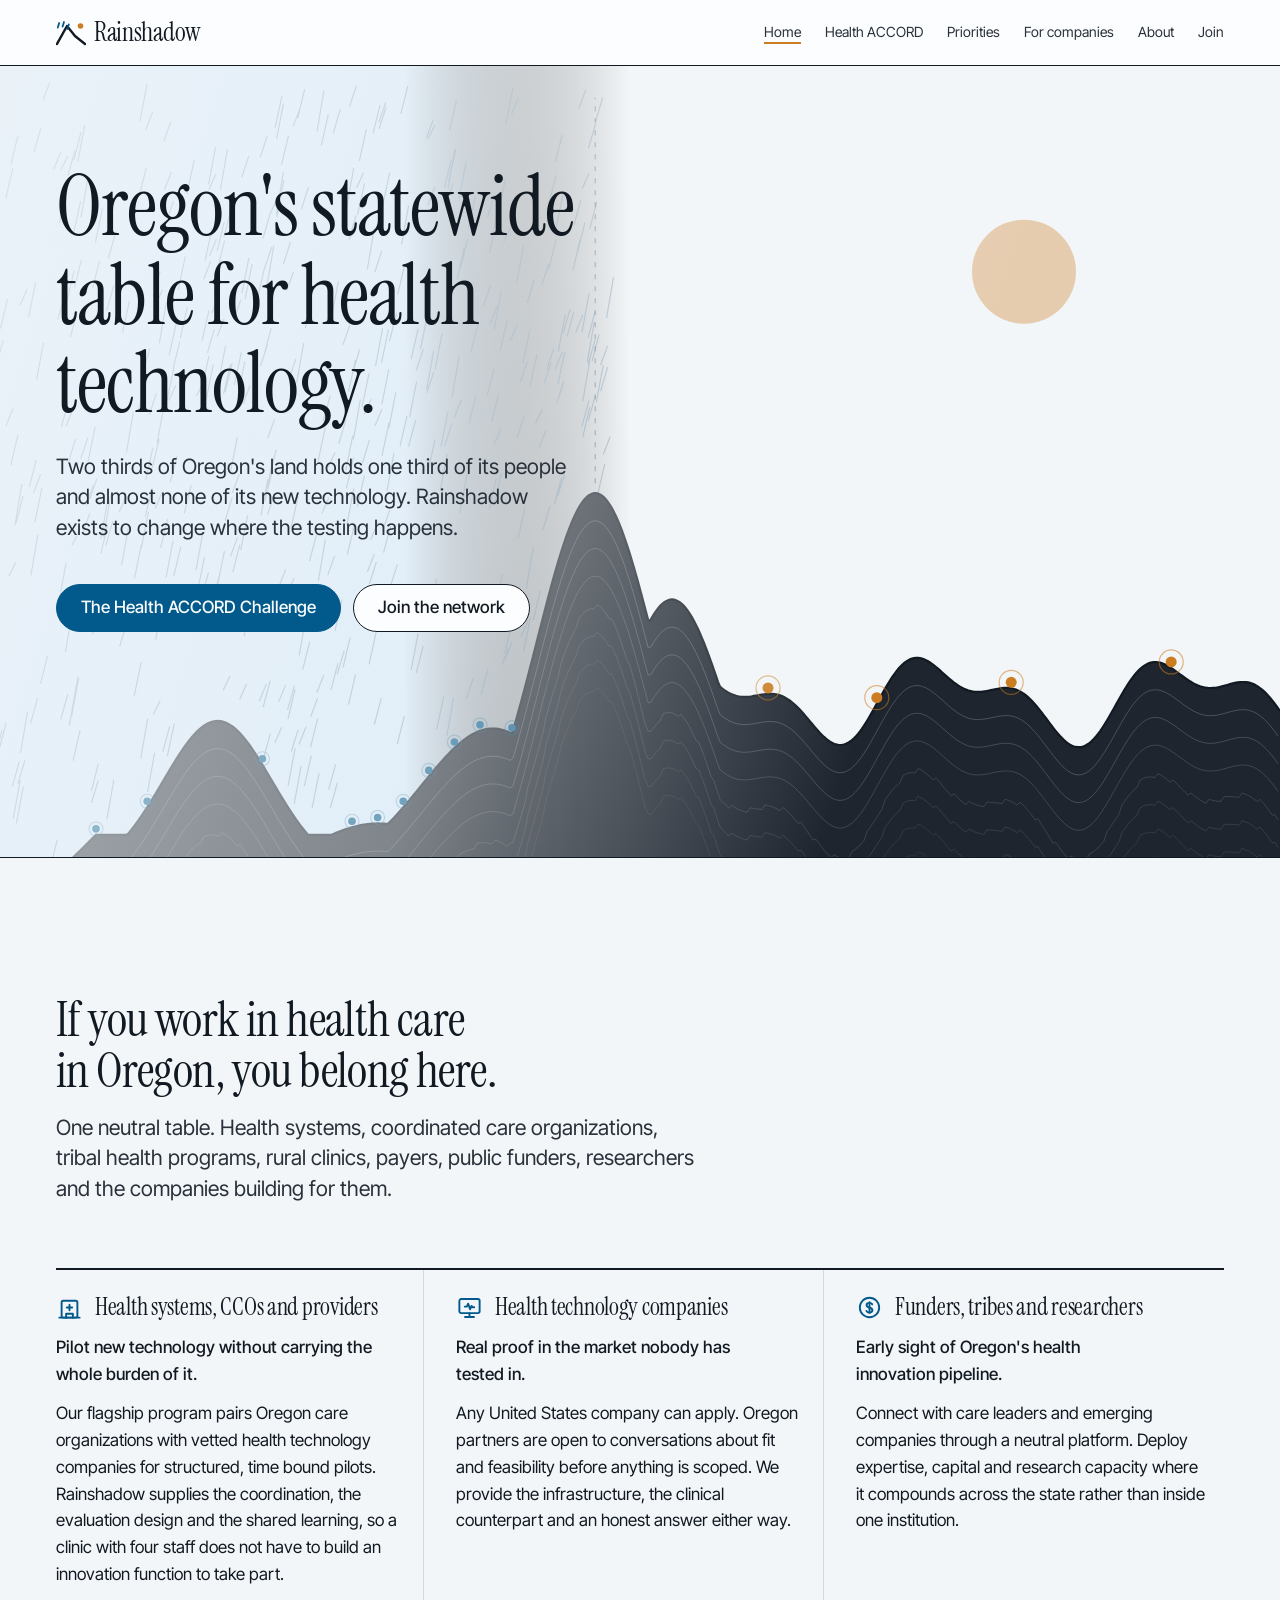
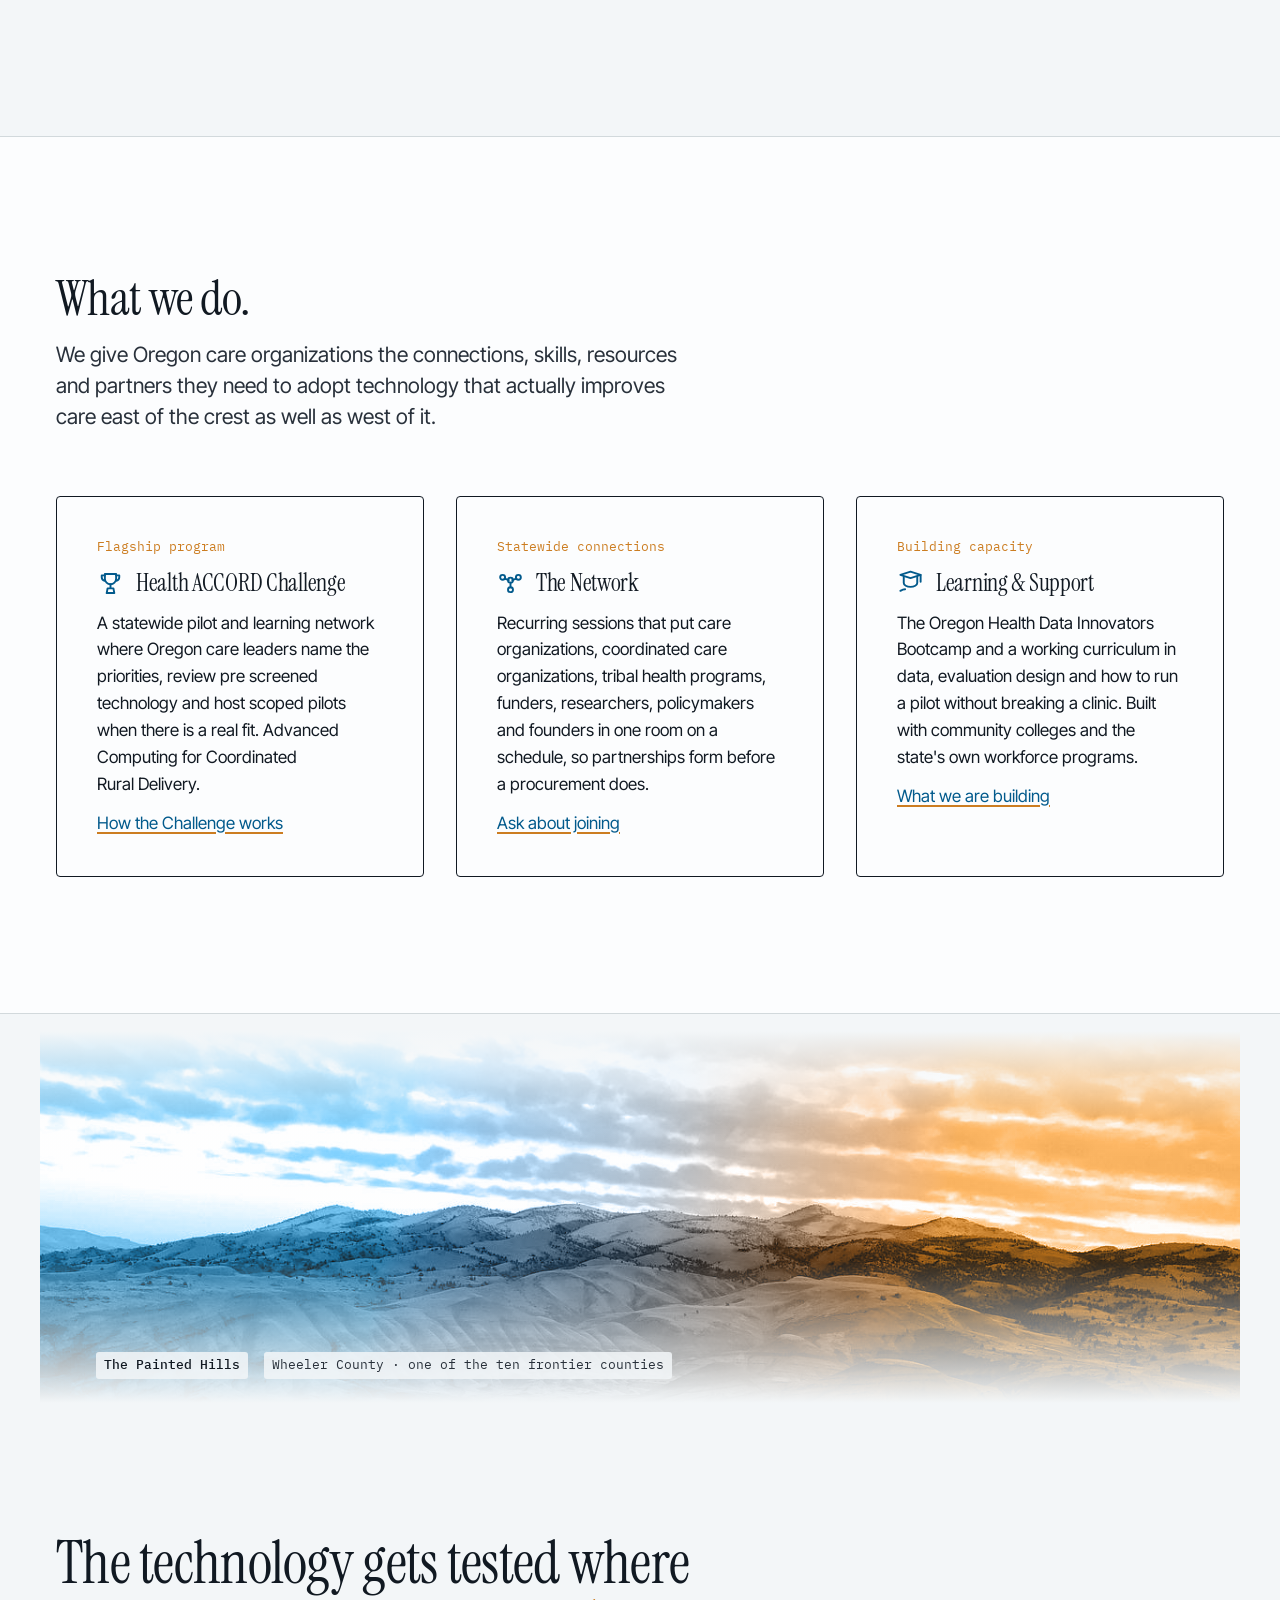
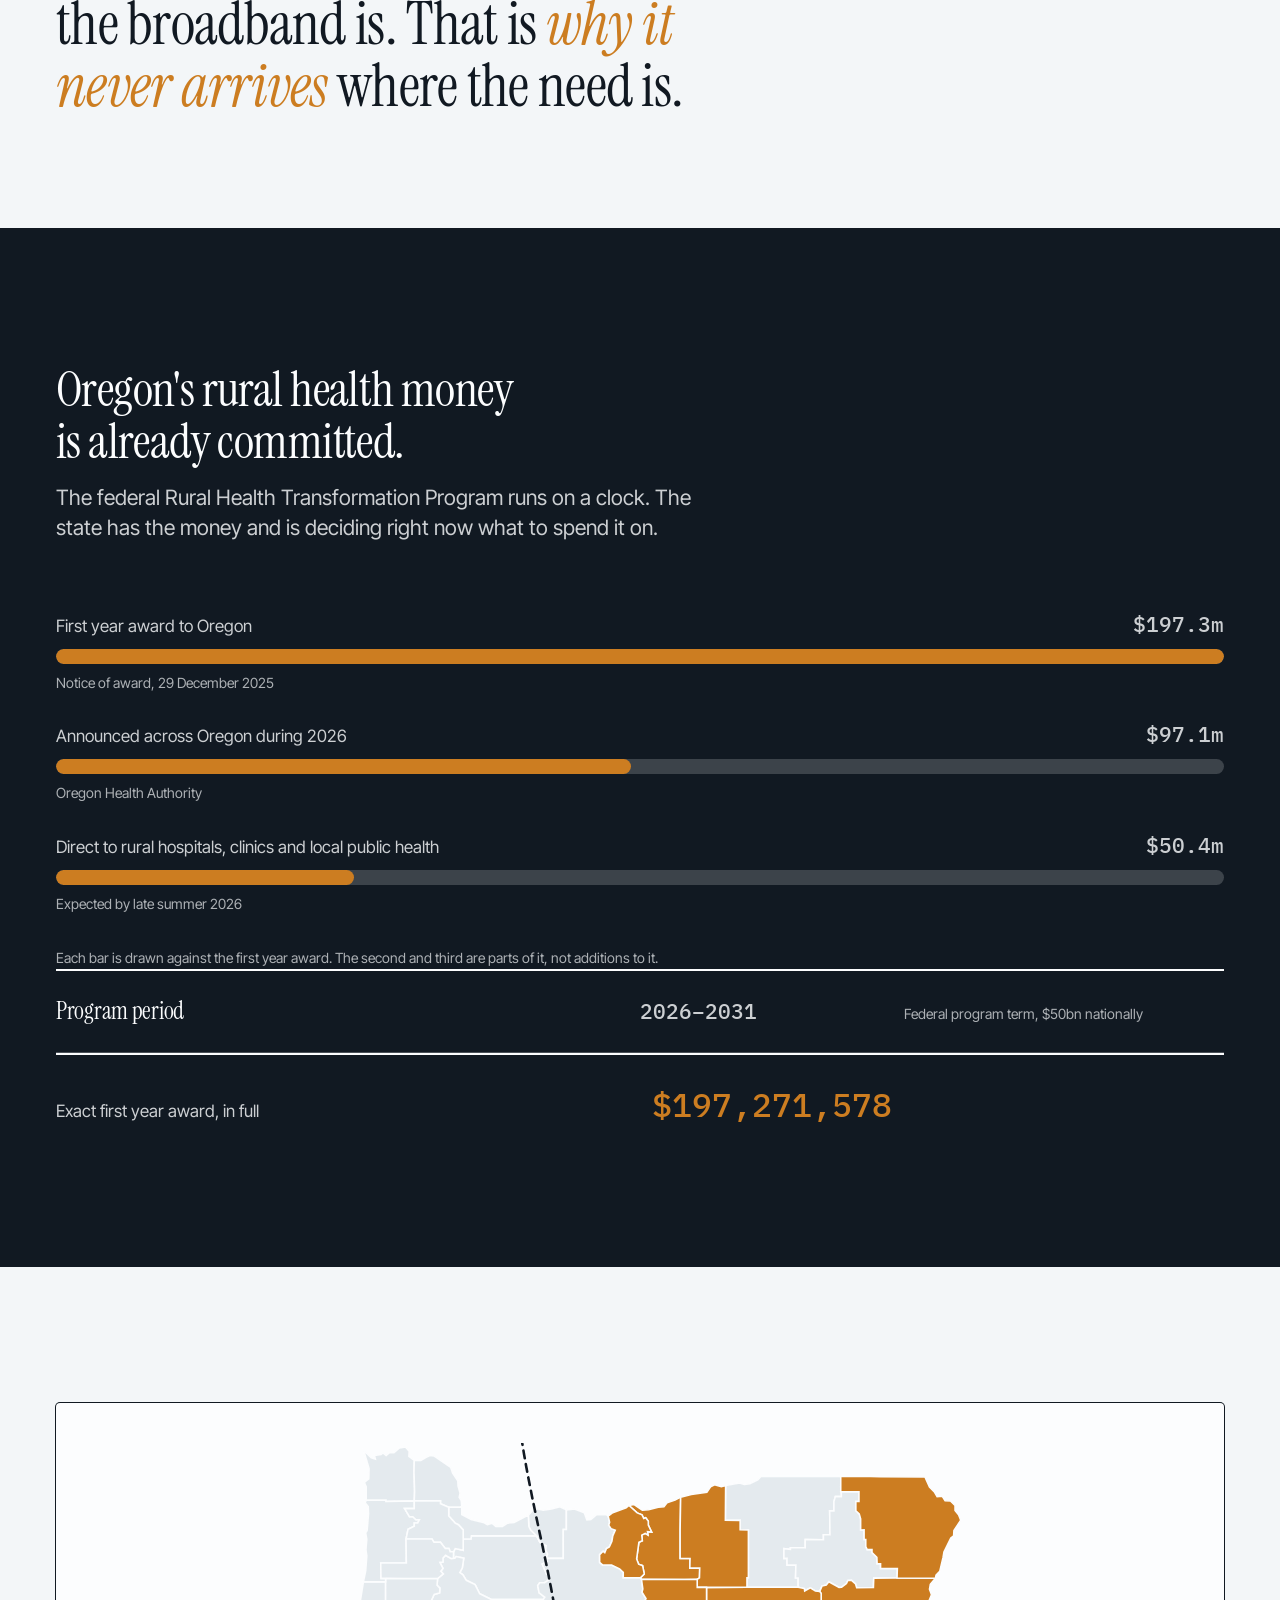
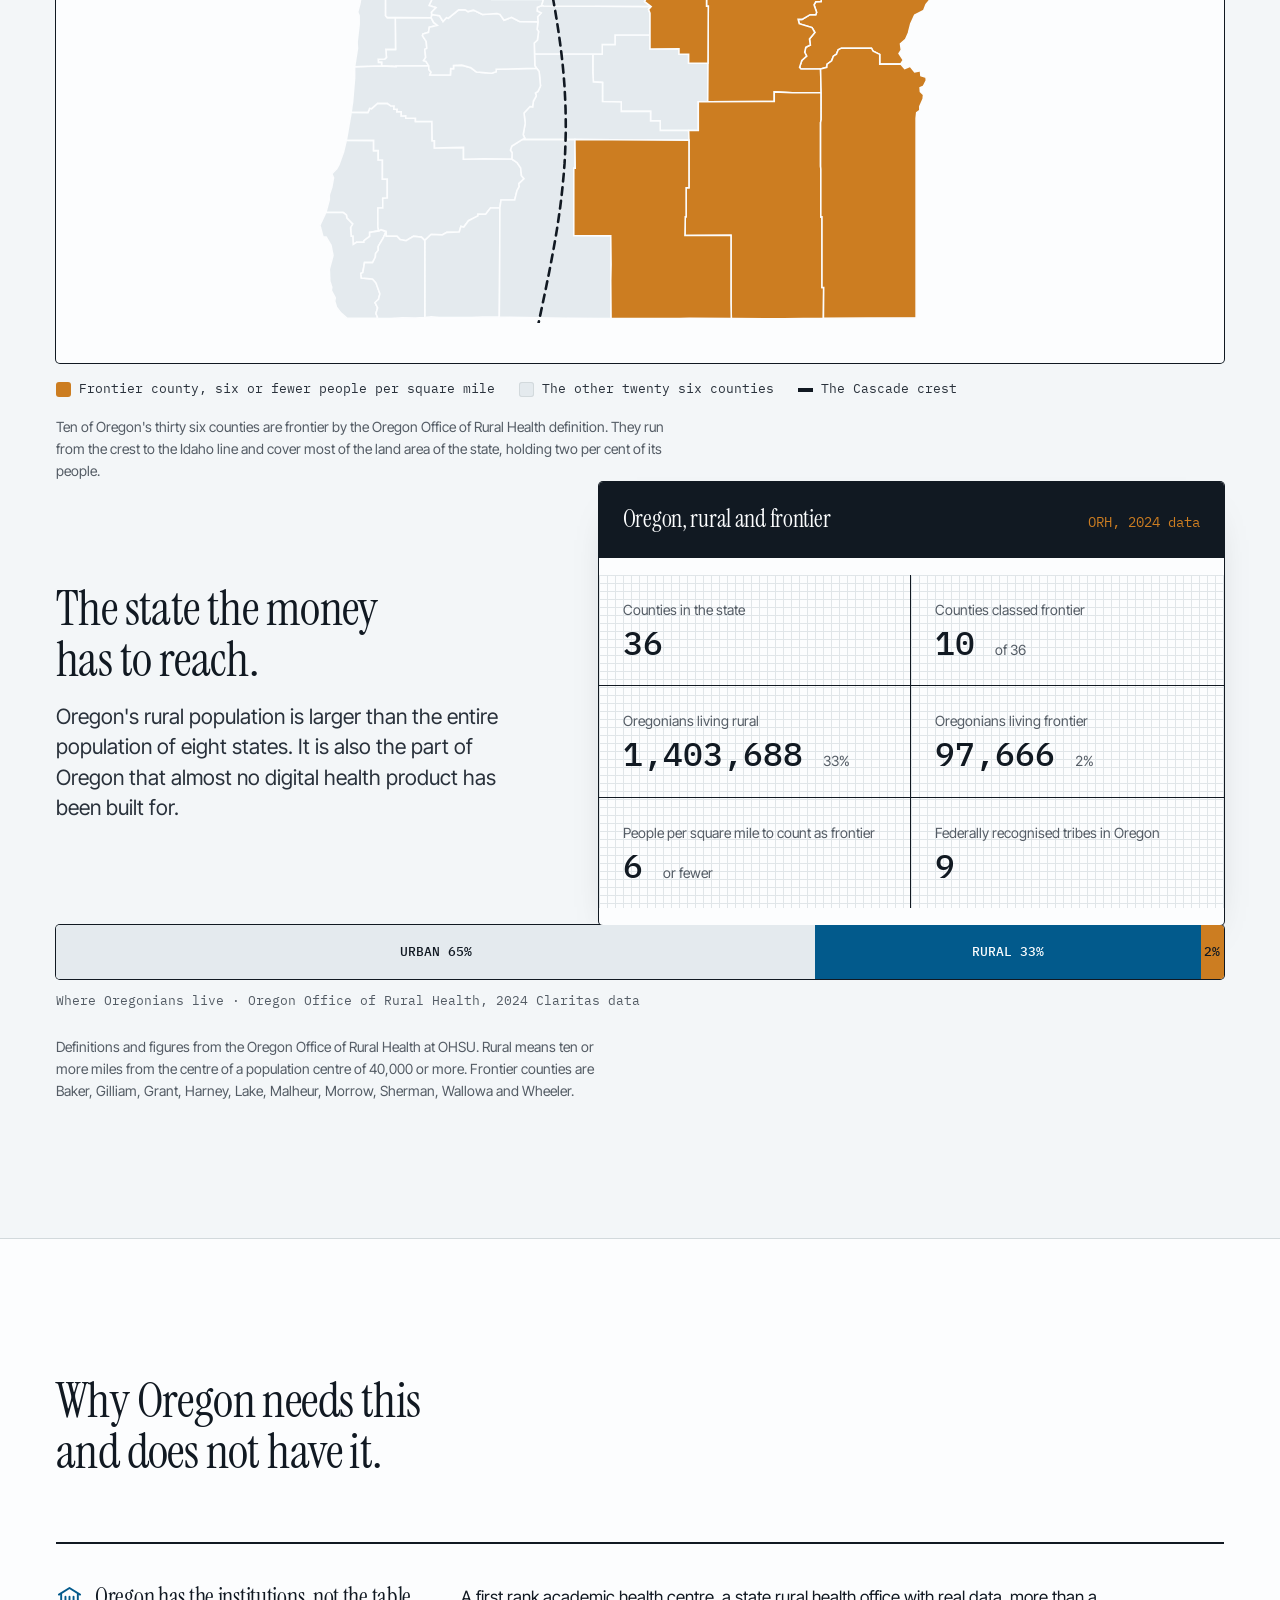
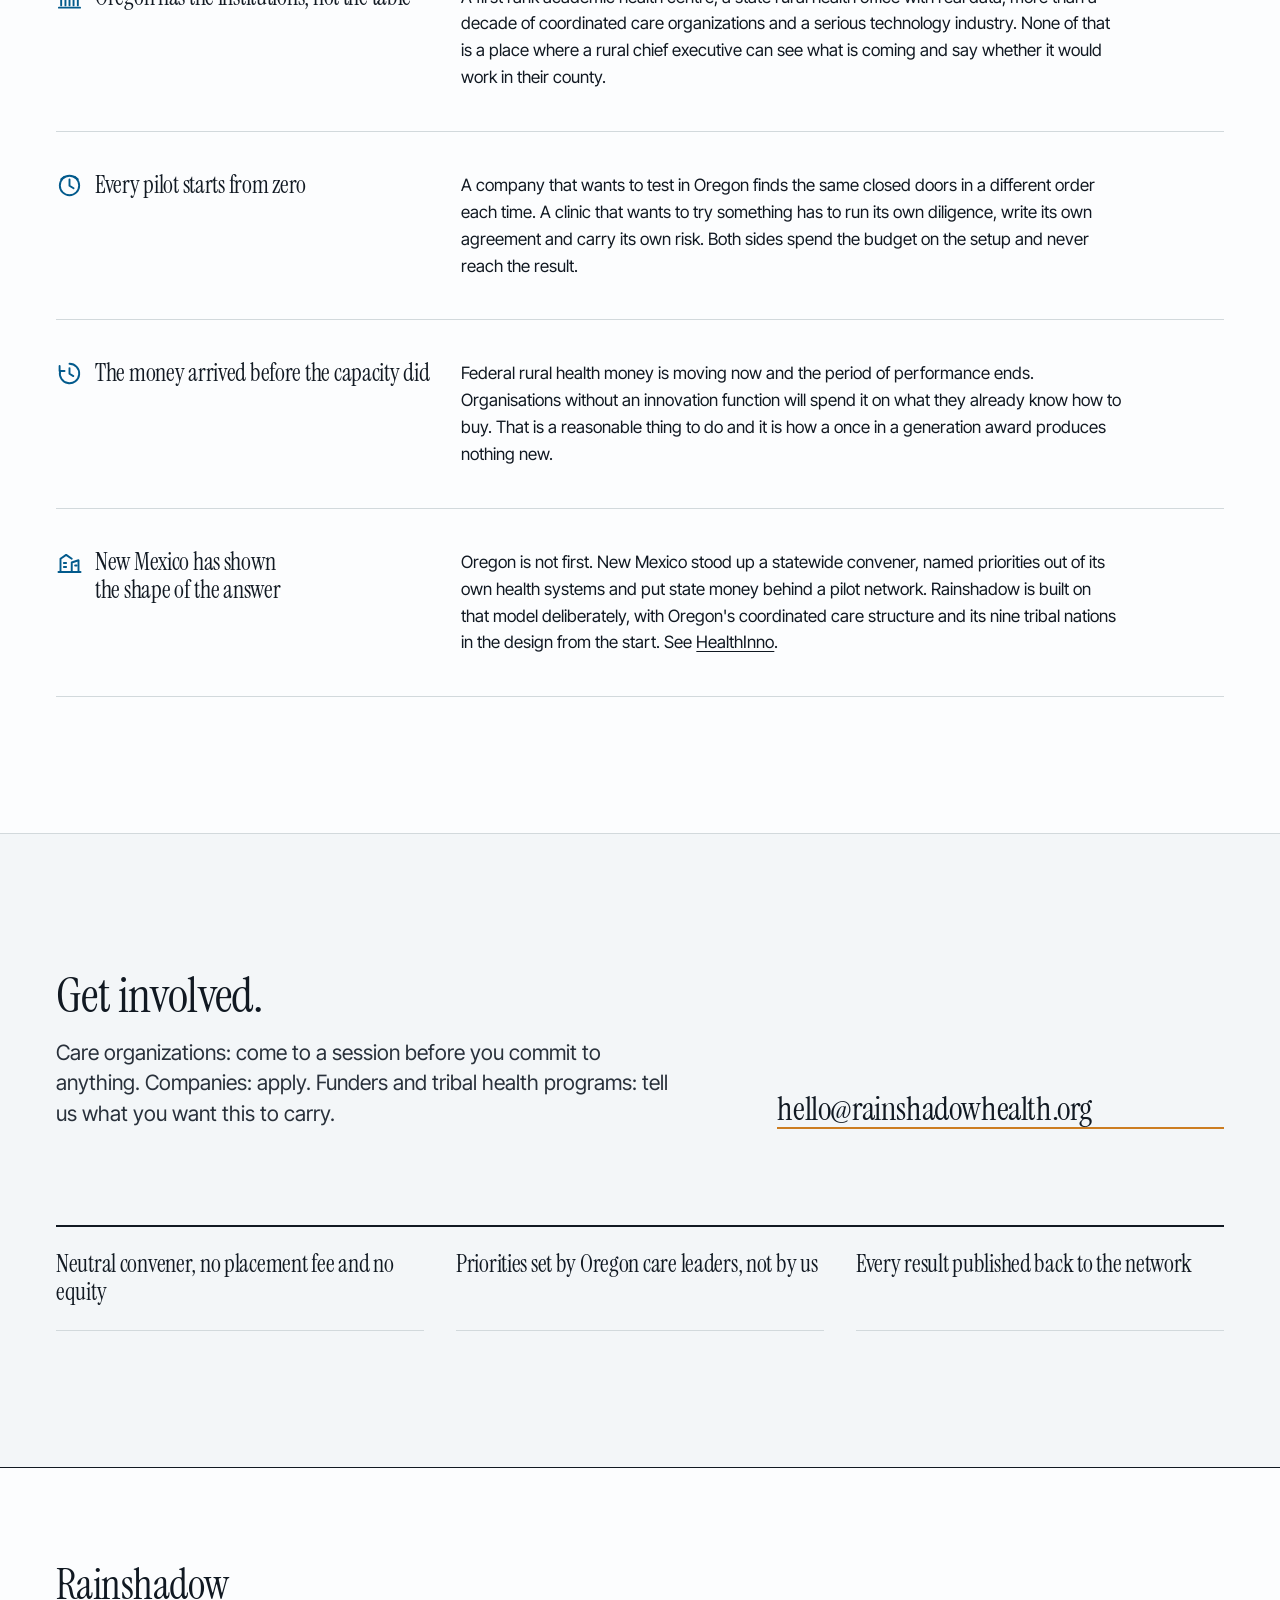
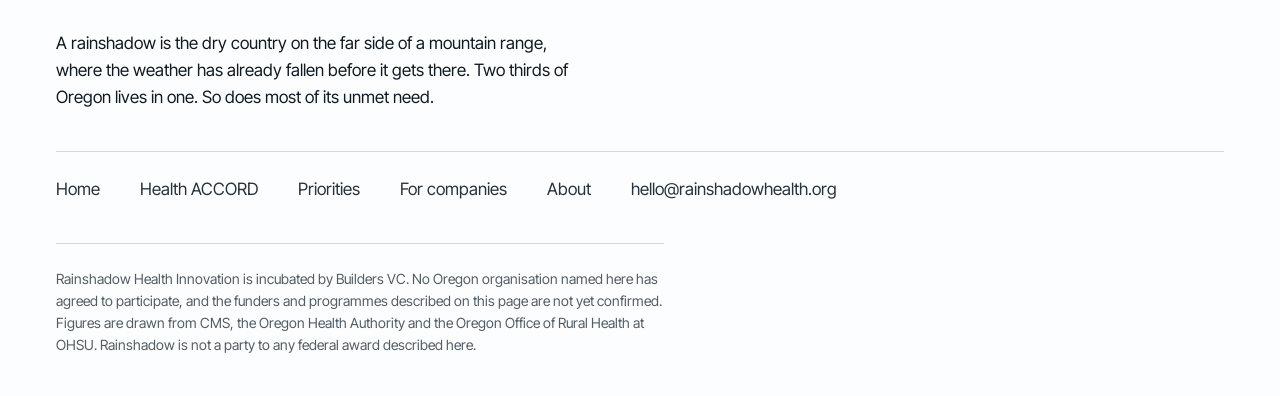
<file: index.html>
<!doctype html>
<html lang="en">
<head>
<meta charset="utf-8">
<meta name="viewport" content="width=device-width, initial-scale=1">
<title>Rainshadow Health Innovation &middot; Oregon's statewide health technology network</title>
<meta name="description" content="Rainshadow is the statewide table where Oregon health systems, coordinated care organizations, tribal health programs and public funders set shared priorities and pilot new health technology together.">
<link rel="canonical" href="https://rainshadowhealth.org/">
<link rel="preconnect" href="https://fonts.googleapis.com">
<link rel="preconnect" href="https://fonts.gstatic.com" crossorigin>
<link href="https://fonts.googleapis.com/css2?family=IBM+Plex+Mono:wght@400;500&family=Instrument+Serif:ital@0;1&family=Inter+Tight:wght@400;500&display=swap" rel="stylesheet">
<link rel="stylesheet" href="./style.css?v=1">
<link rel="icon" href="data:image/svg+xml,<svg xmlns='http://www.w3.org/2000/svg' viewBox='0 0 30 26'><path d='M1 24 L11 6 L19 16 L29 24' fill='none' stroke='%23123047' stroke-width='2.6' stroke-linejoin='round' stroke-linecap='round'/><circle cx='24.5' cy='6' r='2.8' fill='%23C98236'/></svg>">
</head>
<body>

<header class="masthead">
  <div class="container masthead__inner">
    <a class="wordmark" href="index.html">
      <svg width="30" height="26" viewBox="0 0 30 26" aria-hidden="true">
        <path d="M1 24 L11 6 L19 16 L29 24" fill="none" stroke="var(--color-ink)" stroke-width="2.4" stroke-linejoin="round" stroke-linecap="round"/>
        <path d="M3.2 3 L1.8 7.6 M8 2 L6.6 6.6 M12.8 4.4 L11.4 9" stroke="var(--color-west)" stroke-width="1.8" stroke-linecap="round"/>
        <circle cx="24.5" cy="6" r="2.8" fill="var(--color-east)"/>
      </svg>
      Rainshadow
    </a>
    <nav aria-label="Primary">
      <a href="index.html" aria-current="page">Home</a>
      <a href="accord.html">Health ACCORD</a>
      <a href="priorities.html">Priorities</a>
      <a href="apply.html">For companies</a>
      <a href="about.html">About</a>
      <a href="mailto:hello@rainshadowhealth.org">Join</a>
    </nav>
  </div>
</header>

<main>

  <section class="hero">
    <canvas class="hero__section" id="crest" aria-hidden="true"></canvas>
    <div class="hero__scrim"></div>
    <div class="hero__body">
      <div class="container">
        <h1>Oregon's statewide table for health technology.</h1>
        <p class="lead">Two thirds of Oregon's land holds one third of its people and almost none of its new technology. Rainshadow exists to change where the testing happens.</p>
        <div class="hero__actions">
          <a class="btn btn--primary" href="accord.html">The Health ACCORD Challenge</a>
          <a class="btn" href="mailto:hello@rainshadowhealth.org?subject=Joining%20Rainshadow">Join the network</a>
        </div>
      </div>
    </div>
  </section>

  <section class="section">
    <div class="container">
      <div class="head">
        <h2>If you work in health care in Oregon, you belong here.</h2>
        <p class="lead">One neutral table. Health systems, coordinated care organizations, tribal health programs, rural clinics, payers, public funders, researchers and the companies building for them.</p>
      </div>
      <div class="section__body">
        <div class="aud">
          <div class="aud__col">
            <h3><svg class="ico" viewBox="0 0 24 24" aria-hidden="true"><path d="M3 21h18"/><rect x="5" y="6" width="14" height="15" rx="1.4"/><path d="M12 9.6v4.8M9.6 12h4.8"/><path d="M9 21v-3.4h6V21"/></svg>Health systems, CCOs and providers</h3>
            <p class="sell">Pilot new technology without carrying the whole burden of it.</p>
            <p>Our flagship program pairs Oregon care organizations with vetted health technology companies for structured, time bound pilots. Rainshadow supplies the coordination, the evaluation design and the shared learning, so a clinic with four staff does not have to build an innovation function to take part.</p>
          </div>
          <div class="aud__col">
            <h3><svg class="ico" viewBox="0 0 24 24" aria-hidden="true"><rect x="3" y="4.5" width="18" height="12.5" rx="1.6"/><path d="M8 20.5h8"/><path d="M12 17v3.5"/><path d="M7.8 11.2h1.8l1.2-2.6 1.7 5 1.3-3 .9 1.2h1.5"/></svg>Health technology companies</h3>
            <p class="sell">Real proof in the market nobody has tested in.</p>
            <p>Any United States company can apply. Oregon partners are open to conversations about fit and feasibility before anything is scoped. We provide the infrastructure, the clinical counterpart and an honest answer either way.</p>
          </div>
          <div class="aud__col">
            <h3><svg class="ico" viewBox="0 0 24 24" aria-hidden="true"><circle cx="12" cy="12" r="8.6"/><path d="M12 7.2v9.6"/><path d="M14.4 9.2a2.6 2.6 0 0 0-2.4-1.3c-1.6 0-2.6.9-2.6 2.1 0 2.9 5.2 1.5 5.2 4.3 0 1.3-1.1 2.2-2.7 2.2a2.8 2.8 0 0 1-2.6-1.5"/></svg>Funders, tribes and researchers</h3>
            <p class="sell">Early sight of Oregon's health innovation pipeline.</p>
            <p>Connect with care leaders and emerging companies through a neutral platform. Deploy expertise, capital and research capacity where it compounds across the state rather than inside one institution.</p>
          </div>
        </div>
      </div>
    </div>
  </section>

  <section class="section section--paper2">
    <div class="container">
      <div class="head">
        <h2>What we do.</h2>
        <p class="lead">We give Oregon care organizations the connections, skills, resources and partners they need to adopt technology that actually improves care east of the crest as well as west of it.</p>
      </div>
      <div class="section__body">
        <div class="pillars">
          <article class="pillar">
            <p class="pillar__tag">Flagship program</p>
            <h3><svg class="ico" viewBox="0 0 24 24" aria-hidden="true"><path d="M7 3.5h10v4.2a5 5 0 0 1-10 0z"/><path d="M7 4.8H4.2v1.6A3.2 3.2 0 0 0 7 9.5M17 4.8h2.8v1.6a3.2 3.2 0 0 1-2.8 3.1"/><path d="M12 12.7v3.6M8.6 20.5h6.8l-.8-4.2H9.4z"/></svg>Health ACCORD Challenge</h3>
            <p>A statewide pilot and learning network where Oregon care leaders name the priorities, review pre screened technology and host scoped pilots when there is a real fit. Advanced Computing for Coordinated Rural Delivery.</p>
            <p><a href="accord.html">How the Challenge works</a></p>
          </article>
          <article class="pillar">
            <p class="pillar__tag">Statewide connections</p>
            <h3><svg class="ico" viewBox="0 0 24 24" aria-hidden="true"><circle cx="5" cy="6.5" r="2.2"/><circle cx="19" cy="6.5" r="2.2"/><circle cx="12" cy="17.5" r="2.2"/><circle cx="12" cy="9" r="2.2"/><path d="M6.8 7.6 10.4 9M17.2 7.6 13.6 9M12 11.2v4.1"/></svg>The Network</h3>
            <p>Recurring sessions that put care organizations, coordinated care organizations, tribal health programs, funders, researchers, policymakers and founders in one room on a schedule, so partnerships form before a procurement does.</p>
            <p><a href="mailto:hello@rainshadowhealth.org?subject=The%20Network">Ask about joining</a></p>
          </article>
          <article class="pillar">
            <p class="pillar__tag">Building capacity</p>
            <h3><svg class="ico" viewBox="0 0 24 24" aria-hidden="true"><path d="M12 7.2 3 4.3l9-2.8 9 2.8z"/><path d="M6 6v5.6c0 1.9 2.7 3.4 6 3.4s6-1.5 6-3.4V6"/><path d="M21 4.3v6.2M3 18.5c2.4-1.4 4.2-1.4 4.2-1.4"/></svg>Learning &amp; Support</h3>
            <p>The Oregon Health Data Innovators Bootcamp and a working curriculum in data, evaluation design and how to run a pilot without breaking a clinic. Built with community colleges and the state's own workforce programs.</p>
            <p><a href="about.html#capacity">What we are building</a></p>
          </article>
        </div>
      </div>
    </div>
  </section>

  <figure class="band">
    <img src="./img/painted-hills.jpg" srcset="./img/painted-hills-sm.jpg 800w, ./img/painted-hills.jpg 1280w"
         sizes="100vw" alt="The Painted Hills in Wheeler County, eastern Oregon" loading="lazy" decoding="async">
    <figcaption><b>The Painted Hills</b> <span>Wheeler County &middot; one of the ten frontier counties</span></figcaption>
  </figure>


  <section class="section section--tight">
    <div class="container">
      <p class="statement">The technology gets tested where the broadband is. That is <em>why it never arrives</em> where the need is.</p>
    </div>
  </section>

  <section class="section section--ink" id="money">
    <div class="container">
      <div class="head">
        <h2>Oregon's rural health money is already committed.</h2>
        <p class="lead">The federal Rural Health Transformation Program runs on a clock. The state has the money and is deciding right now what to spend it on.</p>
      </div>
      <div class="section__body">

        <div class="bars">
          <div>
            <div class="bar__top">
              <p class="bar__name">First year award to Oregon</p>
              <p class="bar__val">$197.3m</p>
            </div>
            <div class="bar__track"><div class="bar__fill" style="inline-size:100%"></div></div>
            <p class="bar__note">Notice of award, 29 December 2025</p>
          </div>
          <div>
            <div class="bar__top">
              <p class="bar__name">Announced across Oregon during 2026</p>
              <p class="bar__val">$97.1m</p>
            </div>
            <div class="bar__track"><div class="bar__fill" style="inline-size:49.2%"></div></div>
            <p class="bar__note">Oregon Health Authority</p>
          </div>
          <div>
            <div class="bar__top">
              <p class="bar__name">Direct to rural hospitals, clinics and local public health</p>
              <p class="bar__val">$50.4m</p>
            </div>
            <div class="bar__track"><div class="bar__fill" style="inline-size:25.5%"></div></div>
            <p class="bar__note">Expected by late summer 2026</p>
          </div>
          <p class="bar__note">Each bar is drawn against the first year award. The
            second and third are parts of it, not additions to it.</p>
        </div>
        <div class="index">          <div class="index__row">
            <h3>Program period</h3>
            <p class="amount">2026&ndash;2031</p>
            <p class="state">Federal program term, $50bn nationally</p>
          </div>
          <div class="index__total">
            <p>Exact first year award, in full</p>
            <p class="amount">$197,271,578</p>
          </div>
        </div>
      </div>
    </div>
  </section>

  <section class="section">
    <div class="container">

      <figure class="figure">
        <div class="figure__frame">
          <svg class="ormap" viewBox="0 0 1000 740" xmlns="http://www.w3.org/2000/svg" role="img" aria-labelledby="ormap-title">
<title id="ormap-title">Oregon counties, with the ten the Oregon Office of Rural Health designates frontier</title>
<g class="ormap__rest">
<path d="M122.2 269.2 L177.4 269.4 L181.3 276.7 L187.0 281.2 L174.8 284.0 L173.4 291.9 L164.7 294.5 L164.2 297.4 L169.9 305.9 L170.8 316.4 L167.7 318.3 L169.1 330.6 L166.0 335.5 L169.5 336.6 L173.9 343.6 L123.5 343.9 L123.5 344.8 L101.1 343.6 L101.1 338.1 L96.3 338.2 L95.9 333.3 L105.9 333.1 L108.6 330.6 L107.7 318.2 L122.6 318.2 L122.2 269.2Z"><title>Benton County</title></path>
<path d="M212.0 167.8 L214.6 162.8 L226.9 165.3 L226.9 148.1 L238.8 148.1 L239.6 143.2 L340.0 143.2 L345.3 153.2 L354.9 158.2 L354.0 165.3 L357.1 171.2 L354.9 177.9 L356.7 182.7 L348.8 186.8 L355.4 201.9 L358.9 201.4 L359.7 210.5 L352.3 215.3 L344.8 215.5 L341.8 219.8 L344.0 231.1 L352.7 237.8 L350.5 241.2 L270.3 241.2 L252.3 232.4 L245.3 218.4 L231.7 211.7 L226.5 203.3 L221.7 199.7 L225.6 192.4 L227.8 177.6 L216.0 175.1 L214.2 177.6 L212.0 177.6 L212.0 167.8Z"><title>Clackamas County</title></path>
<path d="M128.7 7.5 L137.9 6.0 L143.6 12.6 L143.2 20.6 L151.5 26.8 L151.1 44.9 L152.0 74.4 L151.5 89.2 L107.7 90.2 L107.7 88.4 L77.4 88.4 L77.4 67.2 L74.4 60.7 L81.4 55.4 L81.8 39.5 L73.5 11.3 L85.3 22.8 L91.5 24.9 L90.2 19.3 L100.2 17.8 L103.3 15.4 L108.1 19.4 L113.4 14.9 L120.0 14.9 L128.7 7.5Z"><title>Clatsop County</title></path>
<path d="M151.5 26.8 L161.6 26.9 L169.9 22.2 L175.6 19.4 L181.8 20.0 L207.6 37.4 L210.7 46.3 L218.6 58.2 L219.0 66.5 L222.1 77.0 L220.8 83.9 L223.9 88.9 L224.7 97.8 L222.1 99.1 L204.6 99.0 L191.9 93.8 L191.9 89.2 L151.5 89.2 L152.0 74.4 L151.1 44.9 L151.5 26.8Z"><title>Columbia County</title></path>
<path d="M46.8 458.1 L88.8 458.5 L88.8 474.3 L95.9 474.2 L95.9 488.6 L102.4 488.6 L102.4 518.2 L109.9 518.2 L109.9 547.2 L102.9 547.8 L102.9 562.6 L95.4 562.6 L95.4 592.0 L96.7 598.0 L82.7 600.4 L82.7 606.3 L73.9 613.0 L73.9 615.5 L62.5 615.5 L57.3 618.7 L56.8 606.3 L54.2 606.3 L53.3 593.0 L56.4 587.4 L47.6 578.4 L46.8 573.3 L41.9 569.7 L15.2 569.7 L20.5 549.9 L20.5 542.3 L24.4 530.6 L27.0 516.1 L24.4 510.0 L31.9 502.2 L35.4 495.9 L42.4 476.6 L46.8 458.1Z"><title>Coos County</title></path>
<path d="M426.8 325.4 L441.3 325.5 L441.3 310.7 L461.0 310.7 L461.0 296.1 L514.9 296.0 L514.9 317.6 L559.6 317.2 L559.6 325.5 L574.5 325.7 L574.5 339.7 L604.3 339.7 L603.9 398.9 L589.4 398.9 L589.4 443.3 L574.5 443.2 L530.7 443.2 L530.7 428.4 L515.8 428.4 L515.8 413.6 L470.6 413.8 L470.6 399.2 L441.7 398.6 L441.7 369.1 L427.7 368.3 L426.8 354.7 L426.8 325.4Z"><title>Crook County</title></path>
<path d="M15.2 569.7 L41.9 569.7 L46.8 573.3 L47.6 578.4 L56.4 587.4 L53.3 593.0 L54.2 606.3 L56.8 606.3 L57.3 618.7 L62.5 615.5 L73.9 615.5 L73.9 613.0 L82.7 606.3 L82.7 600.4 L96.7 598.0 L100.2 596.2 L108.1 598.8 L103.7 608.9 L95.9 621.9 L95.9 627.9 L91.9 632.9 L91.5 638.4 L87.1 646.9 L74.8 646.8 L72.2 662.0 L69.1 663.7 L70.0 670.7 L87.1 672.1 L92.4 678.1 L98.5 694.9 L96.3 703.6 L91.0 708.5 L95.0 716.6 L92.4 725.4 L95.4 732.9 L47.6 732.4 L38.4 724.4 L31.9 716.3 L28.8 706.3 L29.7 701.4 L23.5 689.6 L24.4 684.9 L21.3 675.7 L20.5 657.3 L26.2 635.8 L23.1 620.2 L15.6 607.5 L10.8 607.2 L6.0 589.2 L15.2 569.7Z"><title>Curry County</title></path>
<path d="M340.0 347.3 L337.4 343.3 L336.9 325.1 L426.8 325.4 L426.8 354.7 L427.7 368.3 L441.7 369.1 L441.7 398.6 L470.6 399.2 L470.6 413.8 L515.8 413.6 L515.8 428.4 L530.7 428.4 L530.7 443.2 L574.5 443.2 L575.0 458.1 L516.2 457.9 L399.2 457.1 L317.7 457.3 L322.0 455.3 L319.4 449.5 L322.5 432.1 L320.7 416.3 L329.9 406.2 L333.9 406.8 L335.2 397.9 L339.6 390.0 L338.3 385.6 L342.2 383.0 L346.1 374.6 L344.0 352.3 L340.0 347.3Z"><title>Deschutes County</title></path>
<path d="M54.2 415.1 L80.1 415.3 L82.7 409.1 L85.8 409.6 L95.0 401.2 L109.9 401.4 L115.1 405.2 L120.4 405.3 L120.0 410.3 L125.2 410.4 L124.8 414.2 L131.4 414.2 L131.4 420.8 L138.4 420.7 L138.4 424.2 L153.3 424.3 L153.3 429.3 L178.7 429.4 L179.1 459.0 L182.6 459.0 L182.6 470.2 L227.4 469.3 L227.4 487.6 L258.0 486.9 L301.9 487.2 L310.2 492.9 L315.5 500.9 L316.8 512.9 L320.7 517.7 L312.8 525.2 L313.3 529.7 L309.8 536.1 L306.3 550.5 L285.2 550.5 L283.5 562.6 L269.0 562.6 L261.5 572.2 L249.7 572.4 L249.7 574.9 L235.2 582.3 L227.8 592.1 L223.4 591.1 L220.8 599.7 L201.9 600.3 L194.5 604.2 L177.4 603.5 L167.7 612.6 L162.5 607.6 L150.2 606.3 L138.8 613.2 L129.6 611.4 L124.8 606.3 L108.1 606.3 L108.1 598.8 L100.2 596.2 L96.7 598.0 L95.4 592.0 L95.4 562.6 L102.9 562.6 L102.9 547.8 L109.9 547.2 L109.9 518.2 L102.4 518.2 L102.4 488.6 L95.9 488.6 L95.9 474.2 L88.8 474.3 L88.8 458.5 L46.8 458.1 L54.2 415.1Z"><title>Douglas County</title></path>
<path d="M327.3 111.2 L334.3 103.8 L340.9 101.4 L350.1 103.6 L362.8 101.9 L376.0 98.4 L386.0 103.1 L386.0 133.3 L381.2 133.3 L381.2 177.9 L354.9 177.9 L357.1 171.2 L354.0 165.3 L354.9 158.2 L345.3 153.2 L340.0 143.2 L330.8 134.3 L328.2 128.8 L327.3 111.2Z"><title>Hood River County</title></path>
<path d="M167.7 731.6 L167.7 612.6 L177.4 603.5 L194.5 604.2 L201.9 600.3 L220.8 599.7 L223.4 591.1 L227.8 592.1 L235.2 582.3 L249.7 574.9 L249.7 572.4 L261.5 572.2 L269.0 562.6 L283.5 562.6 L283.0 683.0 L282.6 730.8 L256.7 730.7 L240.5 731.4 L190.1 731.7 L177.8 730.5 L167.7 731.6Z"><title>Jackson County</title></path>
<path d="M342.2 275.7 L341.8 267.8 L347.0 262.2 L340.9 258.9 L341.3 253.3 L347.9 250.7 L351.4 251.4 L429.0 251.8 L516.7 252.1 L512.7 256.7 L514.9 262.4 L514.9 296.0 L461.0 296.1 L461.0 310.7 L441.3 310.7 L441.3 325.5 L426.8 325.4 L336.9 325.1 L336.5 308.3 L341.3 304.0 L343.1 290.9 L340.9 287.4 L342.2 275.7Z"><title>Jefferson County</title></path>
<path d="M108.1 598.8 L108.1 606.3 L124.8 606.3 L129.6 611.4 L138.8 613.2 L150.2 606.3 L162.5 607.6 L167.7 612.6 L167.7 731.6 L153.3 732.3 L132.7 732.0 L115.6 733.0 L95.4 732.9 L92.4 725.4 L95.0 716.6 L91.0 708.5 L96.3 703.6 L98.5 694.9 L92.4 678.1 L87.1 672.1 L70.0 670.7 L69.1 663.7 L72.2 662.0 L74.8 646.8 L87.1 646.9 L91.5 638.4 L91.9 632.9 L95.9 627.9 L95.9 621.9 L103.7 608.9 L108.1 598.8Z"><title>Josephine County</title></path>
<path d="M283.5 562.6 L285.2 550.5 L306.3 550.5 L309.8 536.1 L313.3 529.7 L312.8 525.2 L320.7 517.7 L316.8 512.9 L315.5 500.9 L310.2 492.9 L301.9 487.2 L302.3 477.5 L299.7 473.4 L301.9 467.1 L317.7 457.3 L399.2 457.1 L399.6 501.3 L397.4 501.3 L397.4 605.1 L454.4 605.6 L454.9 650.0 L454.4 674.8 L454.9 733.2 L435.6 733.3 L385.6 732.7 L318.1 731.6 L282.6 730.8 L283.0 683.0 L283.5 562.6Z"><title>Klamath County</title></path>
<path d="M59.5 345.0 L101.1 343.6 L123.5 344.8 L123.5 343.9 L173.9 343.6 L173.9 349.2 L177.4 353.3 L175.6 357.8 L207.2 357.7 L207.6 347.7 L212.0 347.9 L212.0 343.1 L224.7 342.5 L238.8 346.6 L247.5 353.1 L270.8 354.9 L277.8 352.6 L277.8 348.9 L340.0 347.3 L344.0 352.3 L346.1 374.6 L342.2 383.0 L338.3 385.6 L339.6 390.0 L335.2 397.9 L333.9 406.8 L329.9 406.2 L320.7 416.3 L322.5 432.1 L319.4 449.5 L322.0 455.3 L317.7 457.3 L301.9 467.1 L299.7 473.4 L302.3 477.5 L301.9 487.2 L258.0 486.9 L227.4 487.6 L227.4 469.3 L182.6 470.2 L182.6 459.0 L179.1 459.0 L178.7 429.4 L153.3 429.3 L153.3 424.3 L138.4 424.2 L138.4 420.7 L131.4 420.8 L131.4 414.2 L124.8 414.2 L125.2 410.4 L120.0 410.3 L120.4 405.3 L115.1 405.2 L109.9 401.4 L95.0 401.2 L85.8 409.6 L82.7 409.1 L80.1 415.3 L54.2 415.1 L56.4 399.0 L59.5 362.6 L59.5 345.0Z"><title>Lane County</title></path>
<path d="M73.1 214.1 L107.3 214.1 L107.3 266.2 L109.9 269.2 L122.2 269.2 L122.6 318.2 L107.7 318.2 L108.6 330.6 L105.9 333.1 L95.9 333.3 L96.3 338.2 L101.1 338.1 L101.1 343.6 L59.5 345.0 L63.9 316.7 L63.4 306.7 L66.5 279.8 L66.5 266.3 L64.3 260.6 L67.8 247.3 L73.1 214.1Z"><title>Lincoln County</title></path>
<path d="M177.4 269.4 L178.3 264.4 L190.5 266.3 L195.8 275.1 L201.1 269.2 L203.7 270.3 L219.9 257.3 L230.0 257.3 L234.4 259.9 L242.7 257.7 L256.7 264.3 L279.1 262.8 L283.5 264.1 L290.0 273.3 L301.4 268.8 L313.7 275.1 L342.2 275.7 L340.9 287.4 L343.1 290.9 L341.3 304.0 L336.5 308.3 L336.9 325.1 L337.4 343.3 L340.0 347.3 L277.8 348.9 L277.8 352.6 L270.8 354.9 L247.5 353.1 L238.8 346.6 L224.7 342.5 L212.0 343.1 L212.0 347.9 L207.6 347.7 L207.2 357.7 L175.6 357.8 L177.4 353.3 L173.9 349.2 L173.9 343.6 L169.5 336.6 L166.0 335.5 L169.1 330.6 L167.7 318.3 L170.8 316.4 L169.9 305.9 L164.2 297.4 L164.7 294.5 L173.4 291.9 L174.8 284.0 L187.0 281.2 L181.3 276.7 L177.4 269.4Z"><title>Linn County</title></path>
<path d="M187.5 209.0 L196.2 201.9 L192.3 197.8 L195.8 193.5 L191.0 184.2 L195.8 183.6 L195.8 177.3 L199.7 173.2 L208.1 178.0 L214.2 177.6 L216.0 175.1 L227.8 177.6 L225.6 192.4 L221.7 199.7 L226.5 203.3 L231.7 211.7 L245.3 218.4 L252.3 232.4 L270.3 241.2 L350.5 241.2 L347.9 250.7 L341.3 253.3 L340.9 258.9 L347.0 262.2 L341.8 267.8 L342.2 275.7 L313.7 275.1 L301.4 268.8 L290.0 273.3 L283.5 264.1 L279.1 262.8 L256.7 264.3 L242.7 257.7 L234.4 259.9 L230.0 257.3 L219.9 257.3 L203.7 270.3 L201.1 269.2 L195.8 275.1 L190.5 266.3 L178.3 264.4 L177.8 260.9 L184.8 253.7 L174.3 250.4 L182.2 233.6 L190.5 231.2 L191.0 223.8 L186.6 219.3 L187.5 209.0Z"><title>Marion County</title></path>
<path d="M204.6 99.0 L222.1 99.1 L224.7 97.8 L224.7 110.1 L239.2 118.0 L259.4 123.1 L264.2 125.9 L271.6 123.8 L277.3 128.5 L287.4 128.5 L295.3 123.5 L305.4 122.5 L327.3 111.2 L328.2 128.8 L330.8 134.3 L340.0 143.2 L239.6 143.2 L238.8 148.1 L226.9 148.1 L226.9 133.9 L219.5 126.0 L214.6 123.5 L204.6 112.4 L204.6 99.0Z"><title>Multnomah County</title></path>
<path d="M107.3 214.1 L107.3 208.7 L135.3 209.0 L187.5 209.0 L186.6 219.3 L191.0 223.8 L190.5 231.2 L182.2 233.6 L174.3 250.4 L184.8 253.7 L177.8 260.9 L178.3 264.4 L177.4 269.4 L122.2 269.2 L109.9 269.2 L107.3 266.2 L107.3 214.1Z"><title>Polk County</title></path>
<path d="M77.4 88.4 L107.7 88.4 L107.7 90.2 L151.5 89.2 L151.5 101.2 L136.6 101.2 L144.1 113.6 L149.3 113.6 L154.2 118.4 L159.4 118.4 L156.8 123.2 L151.5 123.2 L151.5 128.2 L141.9 133.0 L138.8 148.1 L139.3 184.9 L99.8 184.9 L100.2 208.7 L107.3 208.7 L107.3 214.1 L73.1 214.1 L76.6 197.0 L78.3 174.1 L77.0 164.4 L78.3 148.5 L76.6 138.4 L78.8 134.9 L81.0 109.2 L80.5 98.1 L75.7 92.1 L77.4 88.4Z"><title>Tillamook County</title></path>
<path d="M631.5 65.5 L653.0 61.8 L660.4 63.9 L668.8 63.0 L681.0 56.9 L685.9 51.6 L806.8 51.5 L809.0 51.5 L809.0 75.3 L809.9 75.3 L809.9 82.7 L800.7 82.7 L798.5 90.2 L798.5 104.7 L791.9 104.5 L792.4 141.6 L782.3 141.6 L782.3 149.1 L754.2 148.8 L754.2 161.4 L731.4 161.4 L731.4 163.9 L721.4 163.0 L721.4 177.9 L726.2 177.9 L726.2 188.3 L739.8 188.3 L739.3 208.0 L743.3 208.0 L743.3 222.5 L664.4 222.3 L664.4 207.7 L666.6 207.7 L666.6 134.0 L653.9 133.9 L653.9 119.3 L631.1 119.1 L631.5 65.5Z"><title>Umatilla County</title></path>
<path d="M809.9 75.3 L837.1 75.3 L837.1 90.2 L832.3 90.2 L832.3 104.4 L837.5 109.3 L839.7 116.8 L839.7 134.2 L845.0 134.0 L845.0 148.8 L847.6 148.8 L847.6 159.5 L849.8 164.4 L857.2 164.1 L857.2 169.0 L864.7 176.1 L865.1 186.1 L870.4 186.1 L870.4 193.4 L896.3 193.4 L895.8 208.0 L859.9 208.3 L859.4 222.9 L833.6 223.1 L831.8 217.4 L825.7 211.8 L820.0 211.9 L817.8 216.6 L810.3 222.5 L806.4 222.8 L790.6 214.1 L786.7 219.1 L780.1 220.6 L776.6 228.8 L770.0 228.3 L762.1 223.3 L753.4 228.2 L752.9 224.4 L743.3 222.5 L743.3 208.0 L739.3 208.0 L739.8 188.3 L726.2 188.3 L726.2 177.9 L721.4 177.9 L721.4 163.0 L731.4 163.9 L731.4 161.4 L754.2 161.4 L754.2 148.8 L782.3 149.1 L782.3 141.6 L792.4 141.6 L791.9 104.5 L798.5 104.7 L798.5 90.2 L800.7 82.7 L809.9 82.7 L809.9 75.3Z"><title>Union County</title></path>
<path d="M354.9 177.9 L381.2 177.9 L381.2 133.3 L386.0 133.3 L386.0 103.1 L398.7 101.7 L413.6 107.6 L417.6 118.5 L423.7 118.0 L432.1 110.7 L447.0 110.1 L450.5 112.7 L452.7 122.2 L451.3 126.7 L454.9 132.1 L461.4 134.3 L457.5 143.4 L456.2 151.6 L452.2 160.1 L447.8 162.7 L445.2 169.1 L442.6 166.9 L437.3 172.2 L437.3 184.0 L441.7 188.0 L455.7 188.0 L468.0 194.1 L473.7 199.4 L473.7 207.6 L500.4 207.6 L501.8 210.2 L503.9 225.1 L502.6 230.1 L508.8 239.7 L506.6 244.5 L516.7 252.1 L429.0 251.8 L351.4 251.4 L347.9 250.7 L350.5 241.2 L352.7 237.8 L344.0 231.1 L341.8 219.8 L344.8 215.5 L352.3 215.3 L359.7 210.5 L358.9 201.4 L355.4 201.9 L348.8 186.8 L356.7 182.7 L354.9 177.9Z"><title>Wasco County</title></path>
<path d="M151.5 89.2 L191.9 89.2 L191.9 93.8 L204.6 99.0 L204.6 112.4 L214.6 123.5 L219.5 126.0 L226.9 133.9 L226.9 148.1 L226.9 165.3 L214.6 162.8 L212.0 167.8 L206.8 167.7 L205.0 162.8 L199.3 162.7 L191.9 152.9 L181.8 152.9 L178.7 147.9 L138.8 148.1 L141.9 133.0 L151.5 128.2 L151.5 123.2 L156.8 123.2 L159.4 118.4 L154.2 118.4 L149.3 113.6 L144.1 113.6 L136.6 101.2 L151.5 101.2 L151.5 89.2Z"><title>Washington County</title></path>
<path d="M138.8 148.1 L178.7 147.9 L181.8 152.9 L191.9 152.9 L199.3 162.7 L205.0 162.8 L206.8 167.7 L212.0 167.8 L212.0 177.6 L214.2 177.6 L208.1 178.0 L199.7 173.2 L195.8 177.3 L195.8 183.6 L191.0 184.2 L195.8 193.5 L192.3 197.8 L196.2 201.9 L187.5 209.0 L135.3 209.0 L107.3 208.7 L100.2 208.7 L99.8 184.9 L139.3 184.9 L138.8 148.1Z"><title>Yamhill County</title></path>
</g>
<g class="ormap__frontier">
<path d="M776.6 228.8 L780.1 220.6 L786.7 219.1 L790.6 214.1 L806.4 222.8 L810.3 222.5 L817.8 216.6 L820.0 211.9 L825.7 211.8 L831.8 217.4 L833.6 223.1 L859.4 222.9 L859.9 208.3 L895.8 208.0 L955.0 208.4 L947.1 217.9 L945.8 225.4 L948.9 233.9 L944.9 243.8 L940.5 248.8 L937.0 258.0 L923.0 265.1 L916.9 278.7 L913.3 292.9 L909.0 302.6 L901.1 309.6 L902.4 319.2 L898.9 324.5 L905.5 334.6 L901.5 340.6 L869.1 340.9 L869.1 325.9 L859.0 321.1 L856.4 316.3 L809.9 316.3 L805.1 318.8 L802.4 325.5 L797.6 328.6 L795.0 335.9 L788.0 340.9 L787.5 345.8 L777.9 348.3 L747.7 348.5 L745.5 345.8 L749.0 335.3 L756.4 328.6 L753.4 322.6 L755.1 315.1 L762.1 311.5 L760.8 302.1 L769.1 292.2 L764.8 284.6 L745.0 278.6 L743.3 271.9 L749.4 271.9 L761.7 264.7 L770.5 264.9 L771.8 260.9 L767.8 249.5 L770.5 244.8 L778.8 244.4 L778.8 232.0 L776.6 228.8Z"><title>Baker County, frontier</title></path>
<path d="M482.5 96.3 L489.9 94.7 L503.1 103.6 L512.7 102.8 L527.6 99.0 L536.4 98.2 L541.2 92.1 L553.5 88.1 L562.2 83.5 L561.4 133.7 L561.4 177.9 L576.7 178.0 L576.3 192.9 L591.6 192.9 L591.2 207.9 L587.7 210.2 L568.4 210.5 L501.8 210.2 L500.4 207.6 L506.1 201.9 L503.5 189.1 L497.4 186.8 L494.3 178.8 L497.8 153.2 L503.1 150.6 L502.2 142.1 L507.5 139.3 L511.8 141.9 L511.0 136.7 L517.5 137.4 L512.3 126.6 L512.3 120.6 L508.3 115.3 L505.3 116.4 L502.6 110.7 L495.2 107.7 L482.5 96.3Z"><title>Gilliam County, frontier</title></path>
<path d="M602.1 222.6 L664.4 222.3 L743.3 222.5 L752.9 224.4 L753.4 228.2 L762.1 223.3 L770.0 228.3 L776.6 228.8 L778.8 232.0 L778.8 244.4 L770.5 244.8 L767.8 249.5 L771.8 260.9 L770.5 264.9 L761.7 264.7 L749.4 271.9 L743.3 271.9 L745.0 278.6 L764.8 284.6 L769.1 292.2 L760.8 302.1 L762.1 311.5 L755.1 315.1 L753.4 322.6 L756.4 328.6 L749.0 335.3 L745.5 345.8 L747.7 348.5 L777.9 348.3 L778.8 385.1 L734.5 385.0 L706.5 383.7 L706.5 398.6 L603.9 398.9 L604.3 339.7 L604.8 251.8 L602.1 251.8 L602.1 222.6Z"><title>Grant County, frontier</title></path>
<path d="M575.0 458.1 L574.5 443.2 L589.4 443.3 L589.4 398.9 L603.9 398.9 L706.5 398.6 L706.5 383.7 L734.5 385.0 L778.8 385.1 L778.8 426.4 L777.9 430.9 L777.9 498.3 L778.3 502.7 L778.3 576.6 L780.1 576.5 L780.1 685.2 L782.7 685.2 L782.3 732.7 L721.4 733.6 L644.6 733.2 L640.3 733.2 L639.8 708.7 L639.8 604.7 L568.8 605.1 L569.3 576.2 L570.6 576.2 L570.6 531.6 L575.0 531.6 L575.0 458.1Z"><title>Harney County, frontier</title></path>
<path d="M399.2 457.1 L516.2 457.9 L575.0 458.1 L575.0 531.6 L570.6 531.6 L570.6 576.2 L569.3 576.2 L568.8 605.1 L639.8 604.7 L639.8 708.7 L640.3 733.2 L575.8 732.6 L562.2 733.0 L562.2 733.2 L562.2 733.0 L521.9 733.3 L454.9 733.2 L454.4 674.8 L454.9 650.0 L454.4 605.6 L397.4 605.1 L397.4 501.3 L399.6 501.3 L399.2 457.1Z"><title>Lake County, frontier</title></path>
<path d="M777.9 348.3 L787.5 345.8 L788.0 340.9 L795.0 335.9 L797.6 328.6 L802.4 325.5 L805.1 318.8 L809.9 316.3 L856.4 316.3 L859.0 321.1 L869.1 325.9 L869.1 340.9 L901.5 340.6 L907.6 347.9 L916.0 344.2 L923.0 352.8 L931.8 351.1 L932.6 358.8 L940.5 361.3 L941.0 365.9 L936.6 374.9 L931.3 377.4 L931.8 383.5 L936.6 388.2 L936.1 394.5 L930.9 406.3 L930.9 412.3 L926.1 415.8 L925.2 424.5 L925.2 446.2 L925.2 732.1 L852.4 732.4 L782.3 732.7 L782.7 685.2 L780.1 685.2 L780.1 576.5 L778.3 576.6 L778.3 502.7 L777.9 498.3 L777.9 430.9 L778.8 426.4 L778.8 385.1 L777.9 348.3Z"><title>Malheur County, frontier</title></path>
<path d="M562.2 83.5 L578.5 79.5 L602.6 76.0 L608.3 67.7 L614.4 64.3 L624.9 67.5 L631.5 65.5 L631.1 119.1 L653.9 119.3 L653.9 133.9 L666.6 134.0 L666.6 207.7 L664.4 207.7 L664.4 222.3 L602.1 222.6 L587.7 222.6 L587.7 210.2 L591.2 207.9 L591.6 192.9 L576.3 192.9 L576.7 178.0 L561.4 177.9 L561.4 133.7 L562.2 83.5Z"><title>Morrow County, frontier</title></path>
<path d="M450.5 112.7 L457.5 107.4 L478.1 100.0 L482.5 96.3 L495.2 107.7 L502.6 110.7 L505.3 116.4 L508.3 115.3 L512.3 120.6 L512.3 126.6 L517.5 137.4 L511.0 136.7 L511.8 141.9 L507.5 139.3 L502.2 142.1 L503.1 150.6 L497.8 153.2 L494.3 178.8 L497.4 186.8 L503.5 189.1 L506.1 201.9 L500.4 207.6 L473.7 207.6 L473.7 199.4 L468.0 194.1 L455.7 188.0 L441.7 188.0 L437.3 184.0 L437.3 172.2 L442.6 166.9 L445.2 169.1 L447.8 162.7 L452.2 160.1 L456.2 151.6 L457.5 143.4 L461.4 134.3 L454.9 132.1 L451.3 126.7 L452.7 122.2 L450.5 112.7Z"><title>Sherman County, frontier</title></path>
<path d="M809.0 51.5 L855.0 51.7 L870.0 51.9 L938.8 52.3 L945.8 68.0 L953.7 76.0 L957.6 82.9 L965.5 82.2 L969.9 89.0 L978.2 89.3 L985.2 96.3 L985.2 104.1 L990.9 111.2 L994.0 119.1 L983.5 134.9 L983.0 143.0 L978.7 146.3 L968.1 168.2 L966.8 176.1 L961.6 197.9 L955.9 203.8 L955.0 208.4 L895.8 208.0 L896.3 193.4 L870.4 193.4 L870.4 186.1 L865.1 186.1 L864.7 176.1 L857.2 169.0 L857.2 164.1 L849.8 164.4 L847.6 159.5 L847.6 148.8 L845.0 148.8 L845.0 134.0 L839.7 134.2 L839.7 116.8 L837.5 109.3 L832.3 104.4 L832.3 90.2 L837.1 90.2 L837.1 75.3 L809.9 75.3 L809.0 75.3 L809.0 51.5Z"><title>Wallowa County, frontier</title></path>
<path d="M501.8 210.2 L568.4 210.5 L587.7 210.2 L587.7 222.6 L602.1 222.6 L602.1 251.8 L604.8 251.8 L604.3 339.7 L574.5 339.7 L574.5 325.7 L559.6 325.5 L559.6 317.2 L514.9 317.6 L514.9 296.0 L514.9 262.4 L512.7 256.7 L516.7 252.1 L506.6 244.5 L508.8 239.7 L502.6 230.1 L503.9 225.1 L501.8 210.2Z"><title>Wheeler County, frontier</title></path>
</g>
<path class="ormap__crest" d="M341.2 749.2L344.8 732.2L348.4 715.2L352.0 698.1L355.5 681.1L359.0 664.1L362.3 647.1L365.5 630.1L368.5 613.1L371.4 596.1L374.0 579.0L376.4 562.0L378.5 545.0L380.3 528.0L381.9 511.0L383.2 494.0L384.1 477.0L384.7 459.9L385.1 442.9L385.0 425.9L384.7 408.9L384.0 391.9L383.1 374.9L381.8 357.9L380.2 340.8L378.3 323.8L376.1 306.8L373.7 289.8L371.1 272.8L368.3 255.8L365.2 238.8L362.0 221.7L358.7 204.7L355.2 187.7L351.7 170.7L348.1 153.7L344.4 136.7L340.8 119.7L337.2 102.6L333.7 85.6L330.3 68.6L327.0 51.6L323.8 34.6L320.8 17.6L318.0 0.6"/>
</svg>
        </div>
        <div class="legend">
          <span><i class="is-frontier"></i>Frontier county, six or fewer people per square mile</span>
          <span><i class="is-rest"></i>The other twenty six counties</span>
          <span><i class="is-crest"></i>The Cascade crest</span>
        </div>
        <figcaption>Ten of Oregon's thirty six counties are frontier by the Oregon
          Office of Rural Health definition. They run from the crest to the Idaho
          line and cover most of the land area of the state, holding two per cent
          of its people.</figcaption>
      </figure>

      <div class="case">
        <div class="head">
          <h2>The state the money has to reach.</h2>
          <p class="lead">Oregon's rural population is larger than the entire population of eight states. It is also the part of Oregon that almost no digital health product has been built for.</p>
        </div>
        <div class="entry">
          <div class="entry__head">
            <h3>Oregon, rural and frontier</h3>
            <p class="when">ORH, 2024 data</p>
          </div>
          <dl class="entry__grid">
            <div class="entry__cell">
              <dt>Counties in the state</dt>
              <dd>36</dd>
            </div>
            <div class="entry__cell">
              <dt>Counties classed frontier</dt>
              <dd>10 <span class="unit">of 36</span></dd>
            </div>
            <div class="entry__cell">
              <dt>Oregonians living rural</dt>
              <dd>1,403,688 <span class="unit">33%</span></dd>
            </div>
            <div class="entry__cell">
              <dt>Oregonians living frontier</dt>
              <dd>97,666 <span class="unit">2%</span></dd>
            </div>
            <div class="entry__cell">
              <dt>People per square mile to count as frontier</dt>
              <dd>6 <span class="unit">or fewer</span></dd>
            </div>
            <div class="entry__cell">
              <dt>Federally recognised tribes in Oregon</dt>
              <dd>9</dd>
            </div>
          </dl>
        </div>
      </div>
  
      <div class="split" role="img" aria-label="Sixty five per cent of Oregonians live urban, thirty three per cent rural, two per cent frontier">
        <div class="split__seg is-urban" style="flex:65">URBAN 65%</div>
        <div class="split__seg is-rural" style="flex:33">RURAL 33%</div>
        <div class="split__seg is-frontier" style="flex:2">2%</div>
      </div>
      <p class="split__key">Where Oregonians live &middot; Oregon Office of Rural Health, 2024 Claritas data</p>
    <p class="also">Definitions and figures from the Oregon Office of Rural Health at OHSU. Rural means ten or more miles from the centre of a population centre of 40,000 or more. Frontier counties are Baker, Gilliam, Grant, Harney, Lake, Malheur, Morrow, Sherman, Wallowa and Wheeler.</p>
    </div>
  </section>

  <section class="section section--paper2">
    <div class="container">
      <div class="head">
        <h2>Why Oregon needs this and does not have it.</h2>
      </div>
      <div class="section__body">
        <div class="rows">
          <div class="rows__row">
            <h3><svg class="ico" viewBox="0 0 24 24" aria-hidden="true"><path d="M2.6 9.4 12 3.6l9.4 5.8"/><path d="M4.6 9.4V19M19.4 9.4V19"/><path d="M2.6 21h18.8"/><path d="M8.4 11.4V19M12 11.4V19M15.6 11.4V19"/></svg>Oregon has the institutions, not the table</h3>
            <p>A first rank academic health centre, a state rural health office with real data, more than a decade of coordinated care organizations and a serious technology industry. None of that is a place where a rural chief executive can see what is coming and say whether it would work in their county.</p>
          </div>
          <div class="rows__row">
            <h3><svg class="ico" viewBox="0 0 24 24" aria-hidden="true"><circle cx="12" cy="12" r="8.6"/><path d="M12 6.6v5.6l3.6 2.2"/><path d="m7.4 4.2-2.8 2.2M16.6 4.2l2.8 2.2"/></svg>Every pilot starts from zero</h3>
            <p>A company that wants to test in Oregon finds the same closed doors in a different order each time. A clinic that wants to try something has to run its own diligence, write its own agreement and carry its own risk. Both sides spend the budget on the setup and never reach the result.</p>
          </div>
          <div class="rows__row">
            <h3><svg class="ico" viewBox="0 0 24 24" aria-hidden="true"><path d="M12 3.4a8.6 8.6 0 1 1-8.3 6.4"/><path d="M12 7.2v5l3.4 2.1"/><path d="M3.2 5.4v4.4h4.4"/></svg>The money arrived before the capacity did</h3>
            <p>Federal rural health money is moving now and the period of performance ends. Organisations without an innovation function will spend it on what they already know how to buy. That is a reasonable thing to do and it is how a once in a generation award produces nothing new.</p>
          </div>
          <div class="rows__row">
            <h3><svg class="ico" viewBox="0 0 24 24" aria-hidden="true"><path d="M4 20.4V8.6l5-3.4 5 3.4"/><path d="M14 20.4V12l6-2v10.4"/><path d="M2.2 20.4h19.6"/><path d="M7 12.4h2M7 16h2M17 14.6h1.4"/></svg>New Mexico has shown the shape of the answer</h3>
            <p>Oregon is not first. New Mexico stood up a statewide convener, named priorities out of its own health systems and put state money behind a pilot network. Rainshadow is built on that model deliberately, with Oregon's coordinated care structure and its nine tribal nations in the design from the start. See <a href="https://healthinno.io/" rel="noopener">HealthInno</a>.</p>
          </div>
        </div>
      </div>
    </div>
  </section>

  <section class="section close">
    <div class="container">
      <div class="close__top">
        <div class="head">
          <h2>Get involved.</h2>
          <p class="lead">Care organizations: come to a session before you commit to anything. Companies: apply. Funders and tribal health programs: tell us what you want this to carry.</p>
        </div>
        <a class="mailto" href="mailto:hello@rainshadowhealth.org">hello@rainshadowhealth.org</a>
      </div>
      <div class="creds">
        <div>Neutral convener, no placement fee and no equity</div>
        <div>Priorities set by Oregon care leaders, not by us</div>
        <div>Every result published back to the network</div>
      </div>
    </div>
  </section>

</main>

<footer class="mast">
  <div class="container">
    <p class="mast__name">Rainshadow</p>
    <p class="mast__meaning">A rainshadow is the dry country on the far side of a mountain range, where the weather has already fallen before it gets there. Two thirds of Oregon lives in one. So does most of its unmet need.</p>
    <div class="mast__links">
      <a href="index.html">Home</a>
      <a href="accord.html">Health ACCORD</a>
      <a href="priorities.html">Priorities</a>
      <a href="apply.html">For companies</a>
      <a href="about.html">About</a>
      <a href="mailto:hello@rainshadowhealth.org">hello@rainshadowhealth.org</a>
    </div>
    <p class="mast__legal">Rainshadow Health Innovation is incubated by Builders VC. No Oregon organisation named here has agreed to participate, and the funders and programmes described on this page are not yet confirmed. Figures are drawn from CMS, the Oregon Health Authority and the Oregon Office of Rural Health at OHSU. Rainshadow is not a party to any federal award described here.</p>
  </div>
</footer>

<script>
(() => {
  const c = document.getElementById('crest');
  if (!c || !c.getContext) return;
  const ctx = c.getContext('2d');
  const css = getComputedStyle(document.documentElement);
  const tok = (n) => css.getPropertyValue(n).trim();

  // seeded so the range is the same range on every load
  let s = 20261029;
  const rnd = () => (s = (s * 1664525 + 1013904223) >>> 0) / 4294967296;
  const jitter = []; for (let i = 0; i < 400; i++) jitter.push(rnd());

  // the profile, west to east: ocean, Coast Range, Willamette Valley, the Cascade crest,
  // then the long dry plateau. The crest is the whole argument, so it is drawn tallest.
  const bump = (t, at, h, w) => h * Math.exp(-((t - at) ** 2) / w);
  const profile = (t) => {
    if (t < 0.045) return 0;
    const shelf   = Math.min(1, (t - 0.045) / 0.03) * 0.10;
    const coast   = bump(t, 0.17, 0.40, 0.0036);
    const valley  = bump(t, 0.295, 0.13, 0.005);
    const foot    = bump(t, 0.385, 0.38, 0.0062);
    const crest   = bump(t, 0.465, 1.00, 0.0042);
    const sister  = bump(t, 0.525, 0.72, 0.0036);
    const plateau = t > 0.50
      ? Math.min(1, (t - 0.50) / 0.05) * (0.46 + 0.085 * Math.sin((t - 0.5) * 33) + 0.05 * Math.sin((t - 0.5) * 68))
      : 0;
    return Math.max(shelf, coast, valley, foot, crest, sister, plateau);
  };

  function draw() {
    const w = c.clientWidth, h = c.clientHeight, dpr = Math.min(devicePixelRatio || 1, 2);
    if (!w || !h) return;
    c.width = w * dpr; c.height = h * dpr;
    ctx.setTransform(dpr, 0, 0, dpr, 0, 0);
    ctx.clearRect(0, 0, w, h);
    ctx.fillStyle = tok('--color-paper'); ctx.fillRect(0, 0, w, h);

    const base = h * 1.02, relief = h * 0.48;
    const yAt = (x) => base - profile(x / w) * relief;
    const crestX = w * 0.465;
    const skyline = yAt(crestX);
    const landPath = () => {
      ctx.beginPath(); ctx.moveTo(0, h + 2);
      for (let x = 0; x <= w; x += 2) ctx.lineTo(x, yAt(x));
      ctx.lineTo(w, h + 2); ctx.closePath();
    };

    // the dry sun east of the crest, behind everything
    ctx.beginPath(); ctx.arc(w * 0.80, h * 0.26, Math.min(52, w * 0.05), 0, Math.PI * 2);
    ctx.fillStyle = tok('--color-east'); ctx.globalAlpha = 0.34; ctx.fill(); ctx.globalAlpha = 1;

    // the cloud deck, stacked against the west face and stopping dead at the crest
    const deck = ctx.createLinearGradient(0, 0, crestX * 1.06, 0);
    deck.addColorStop(0, tok('--color-west-soft'));
    deck.addColorStop(0.64, tok('--color-west-soft'));
    deck.addColorStop(1, 'transparent');
    ctx.fillStyle = deck; ctx.fillRect(0, 0, crestX * 1.06, h);

    // rain falling on the west side only, which is the whole point of the picture
    ctx.strokeStyle = tok('--color-rain'); ctx.lineWidth = 1.2; ctx.globalAlpha = 0.6;
    ctx.beginPath();
    for (let i = 0; i < 380; i++) {
      const x = (jitter[i] * 0.48) * w;
      const top = h * 0.02 + jitter[(i + 97) % 400] * (yAt(x) - h * 0.06);
      const len = 14 + jitter[(i + 211) % 400] * 28;
      if (top + len > yAt(x) - 3) continue;
      ctx.moveTo(x, top); ctx.lineTo(x - 7, top + len);
    }
    ctx.stroke(); ctx.globalAlpha = 1;

    // the land, as solid mass
    landPath();
    ctx.fillStyle = tok('--color-ink'); ctx.globalAlpha = 0.94; ctx.fill(); ctx.globalAlpha = 1;

    // strata inside the land, following the surface, thinning as they go down
    ctx.save(); landPath(); ctx.clip();
    ctx.strokeStyle = tok('--color-paper'); ctx.lineWidth = 1;
    for (let k = 1; k <= 7; k++) {
      ctx.globalAlpha = 0.22 - k * 0.022;
      ctx.beginPath();
      for (let x = 0; x <= w; x += 3) {
        const y = yAt(x) + k * (h * 0.035) + (k > 3 ? (x % 17) * 0.3 : 0);
        x ? ctx.lineTo(x, y) : ctx.moveTo(x, y);
      }
      ctx.stroke();
    }
    ctx.globalAlpha = 1; ctx.restore();

    // the skyline
    ctx.beginPath();
    for (let x = 0; x <= w; x += 2) x ? ctx.lineTo(x, yAt(x)) : ctx.moveTo(x, yAt(x));
    ctx.strokeStyle = tok('--color-ink'); ctx.lineWidth = 2.2; ctx.stroke();

    // the crest, marked up into the sky
    ctx.beginPath(); ctx.setLineDash([5, 7]);
    ctx.moveTo(crestX, skyline - 10); ctx.lineTo(crestX, h * 0.04);
    ctx.strokeStyle = tok('--color-ink'); ctx.lineWidth = 1.1; ctx.globalAlpha = 0.45;
    ctx.stroke(); ctx.setLineDash([]); ctx.globalAlpha = 1;

    // care sites: crowded in the valley, few and ringed out in the rainshadow
    const sites = [0.075, 0.115, 0.205, 0.275, 0.295, 0.315, 0.335, 0.355, 0.375, 0.40,
                   0.60, 0.685, 0.79, 0.915];
    sites.forEach((t) => {
      const x = t * w, y = yAt(x) - 6, east = t > 0.5;
      ctx.beginPath(); ctx.arc(x, y, east ? 5.5 : 3.8, 0, Math.PI * 2);
      ctx.fillStyle = east ? tok('--color-east') : tok('--color-west');
      ctx.fill();
      ctx.beginPath(); ctx.arc(x, y, east ? 12 : 7, 0, Math.PI * 2);
      ctx.strokeStyle = east ? tok('--color-east') : tok('--color-west');
      ctx.lineWidth = 1.2; ctx.globalAlpha = east ? 0.55 : 0.35; ctx.stroke(); ctx.globalAlpha = 1;
    });
  }

  draw();
  let t; addEventListener('resize', () => { clearTimeout(t); t = setTimeout(draw, 160); }, { passive: true });
})();
</script>

</body>
</html>
</file>
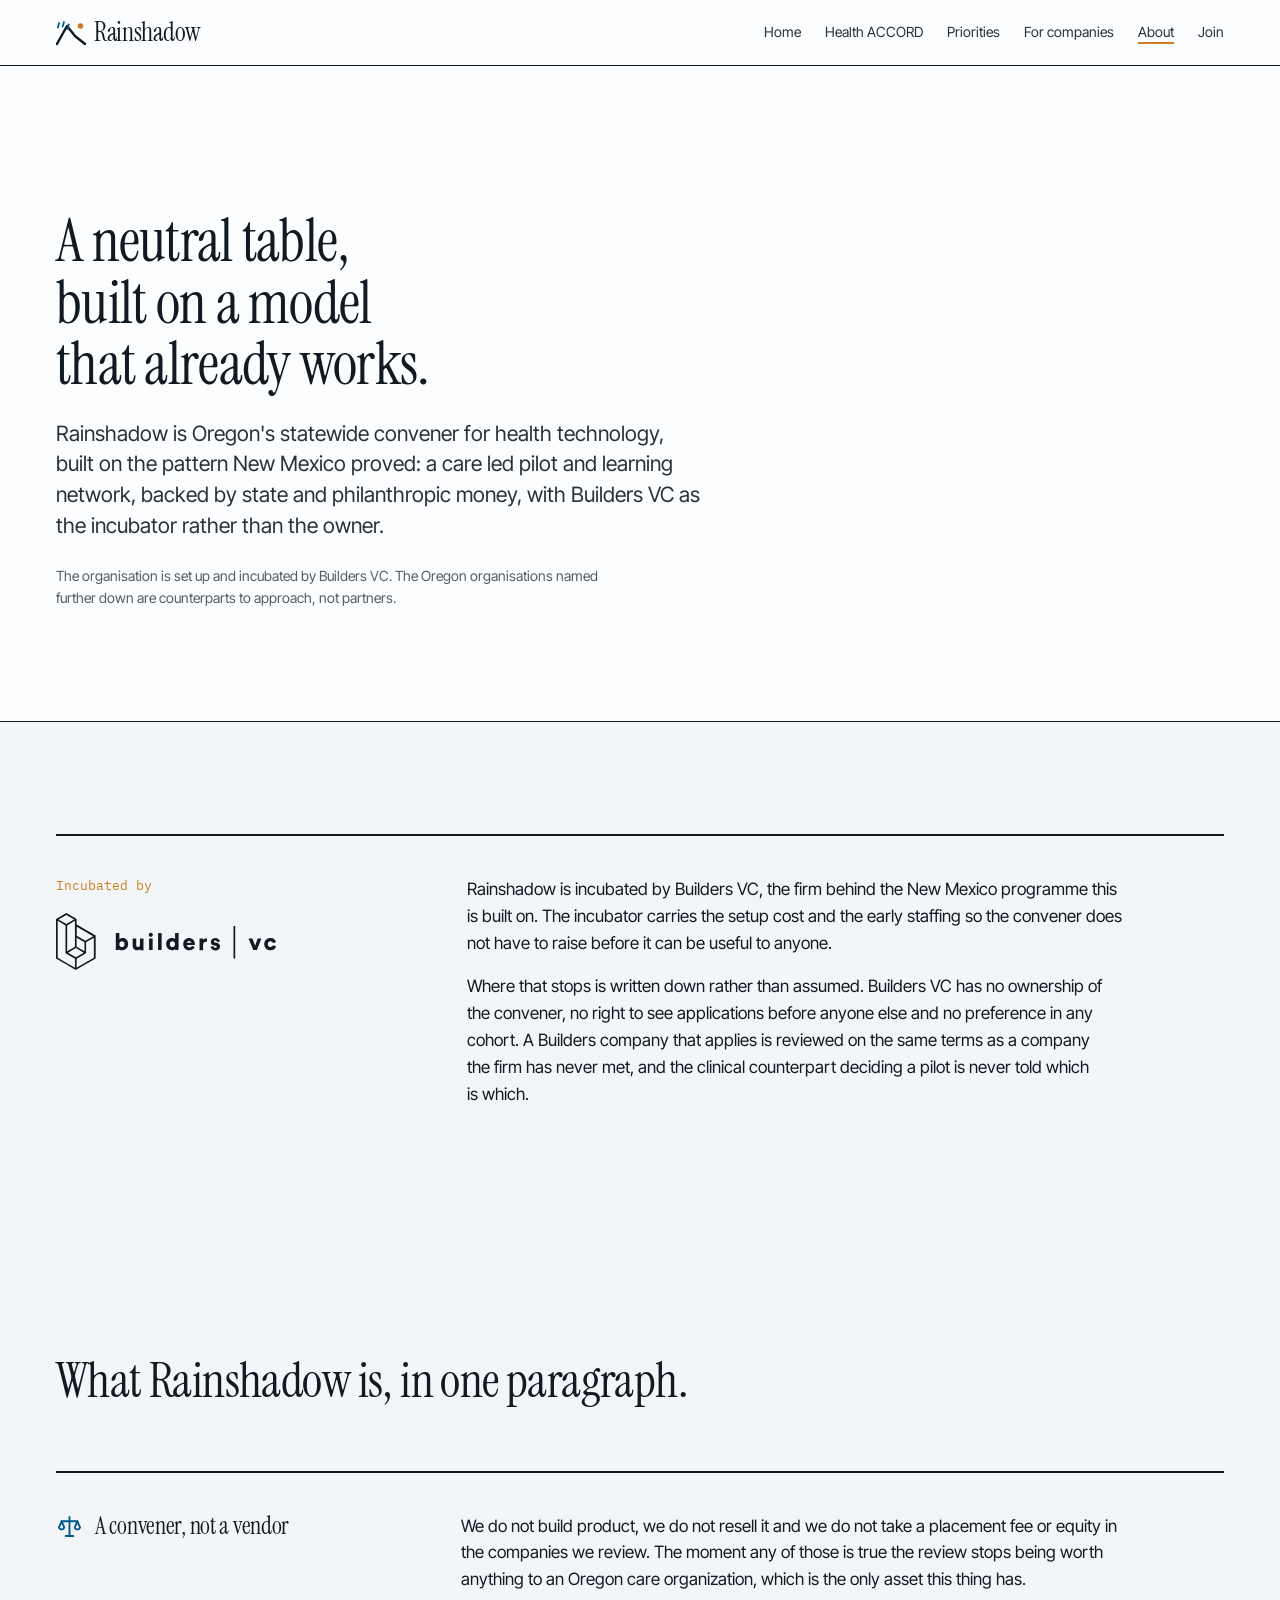
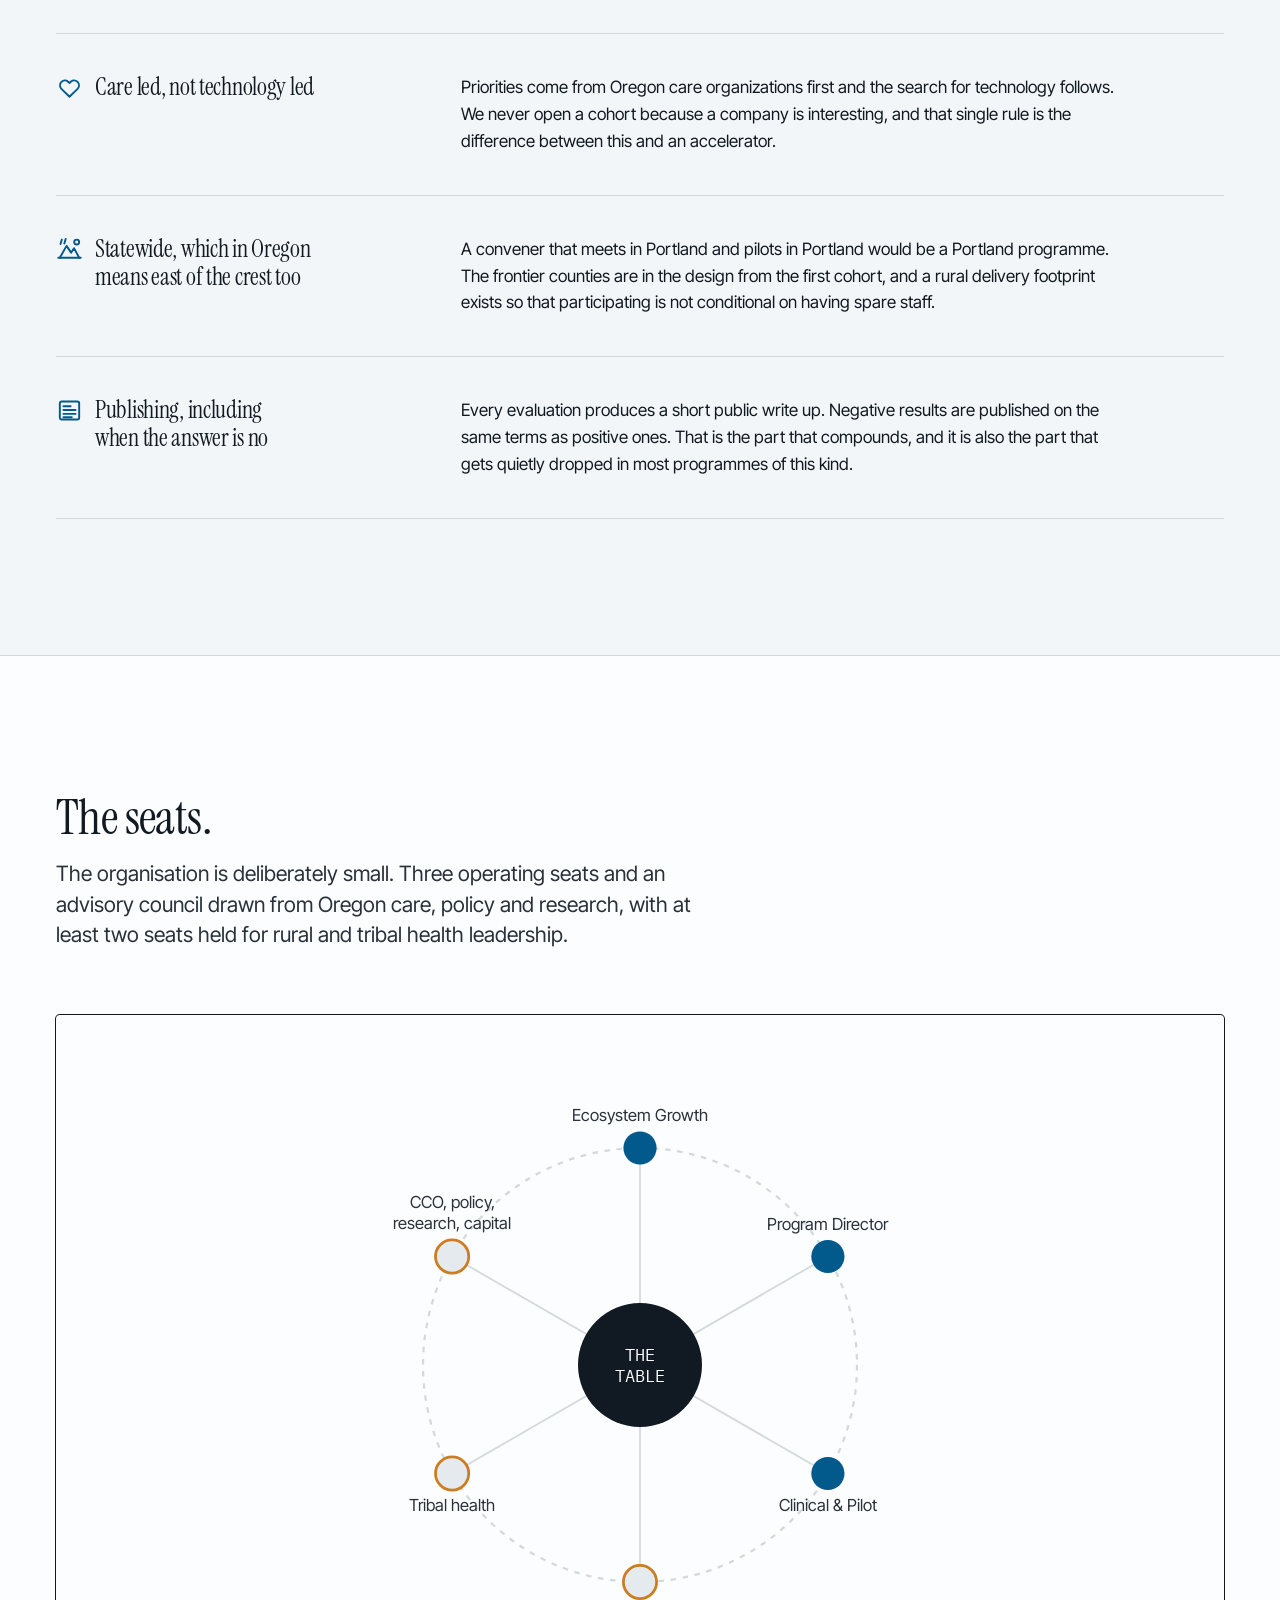
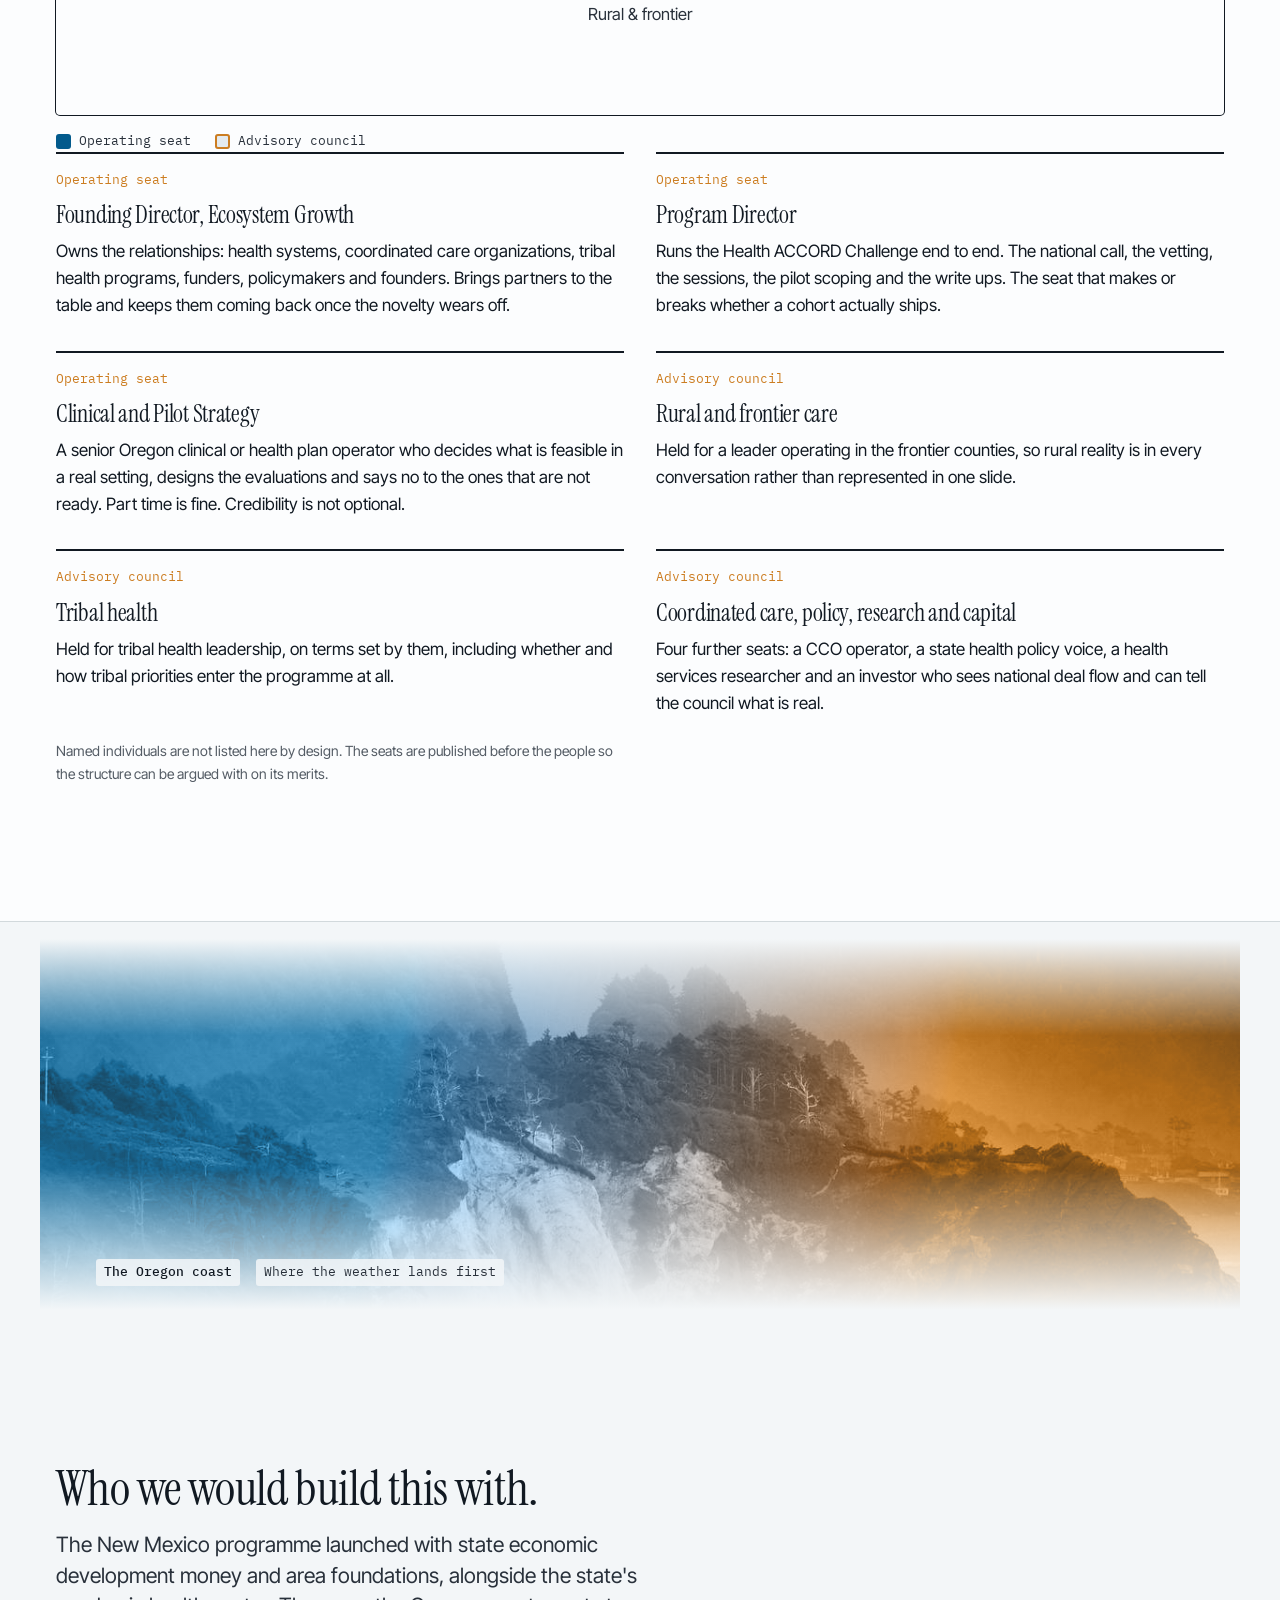
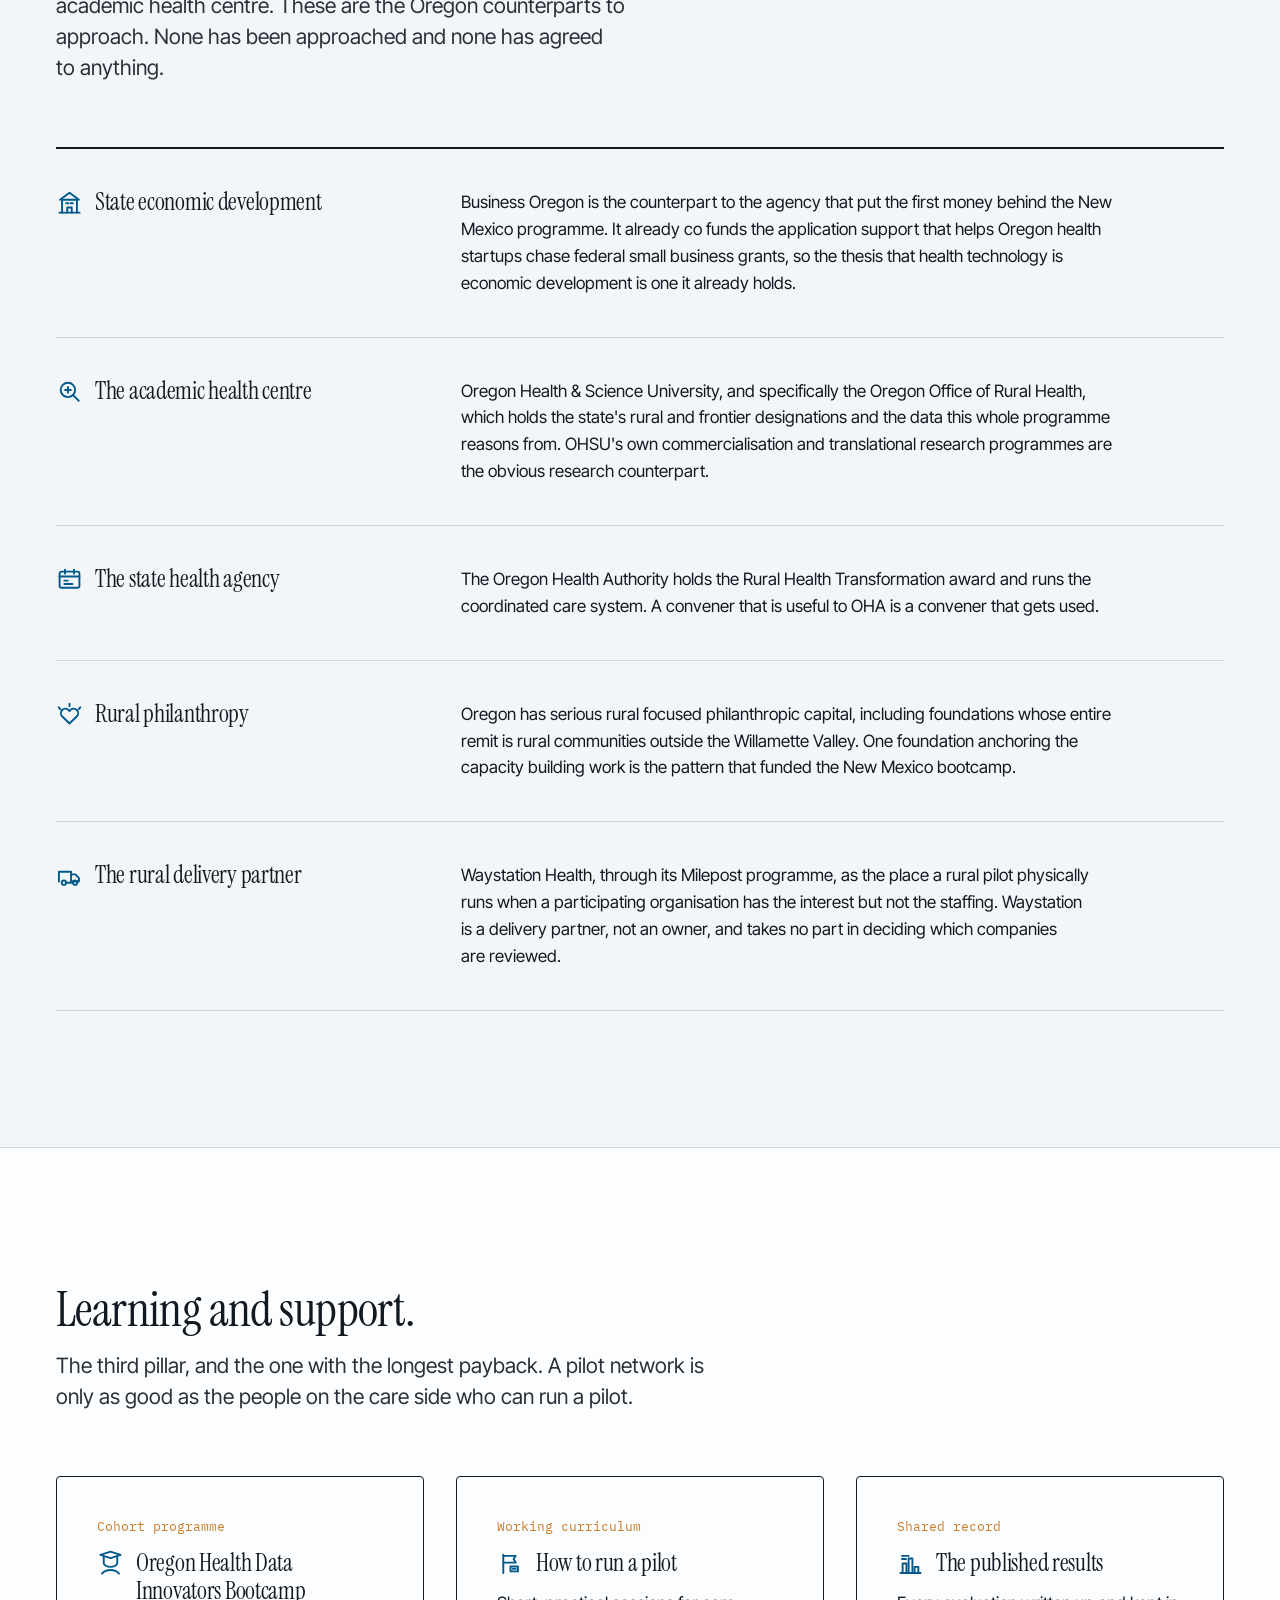
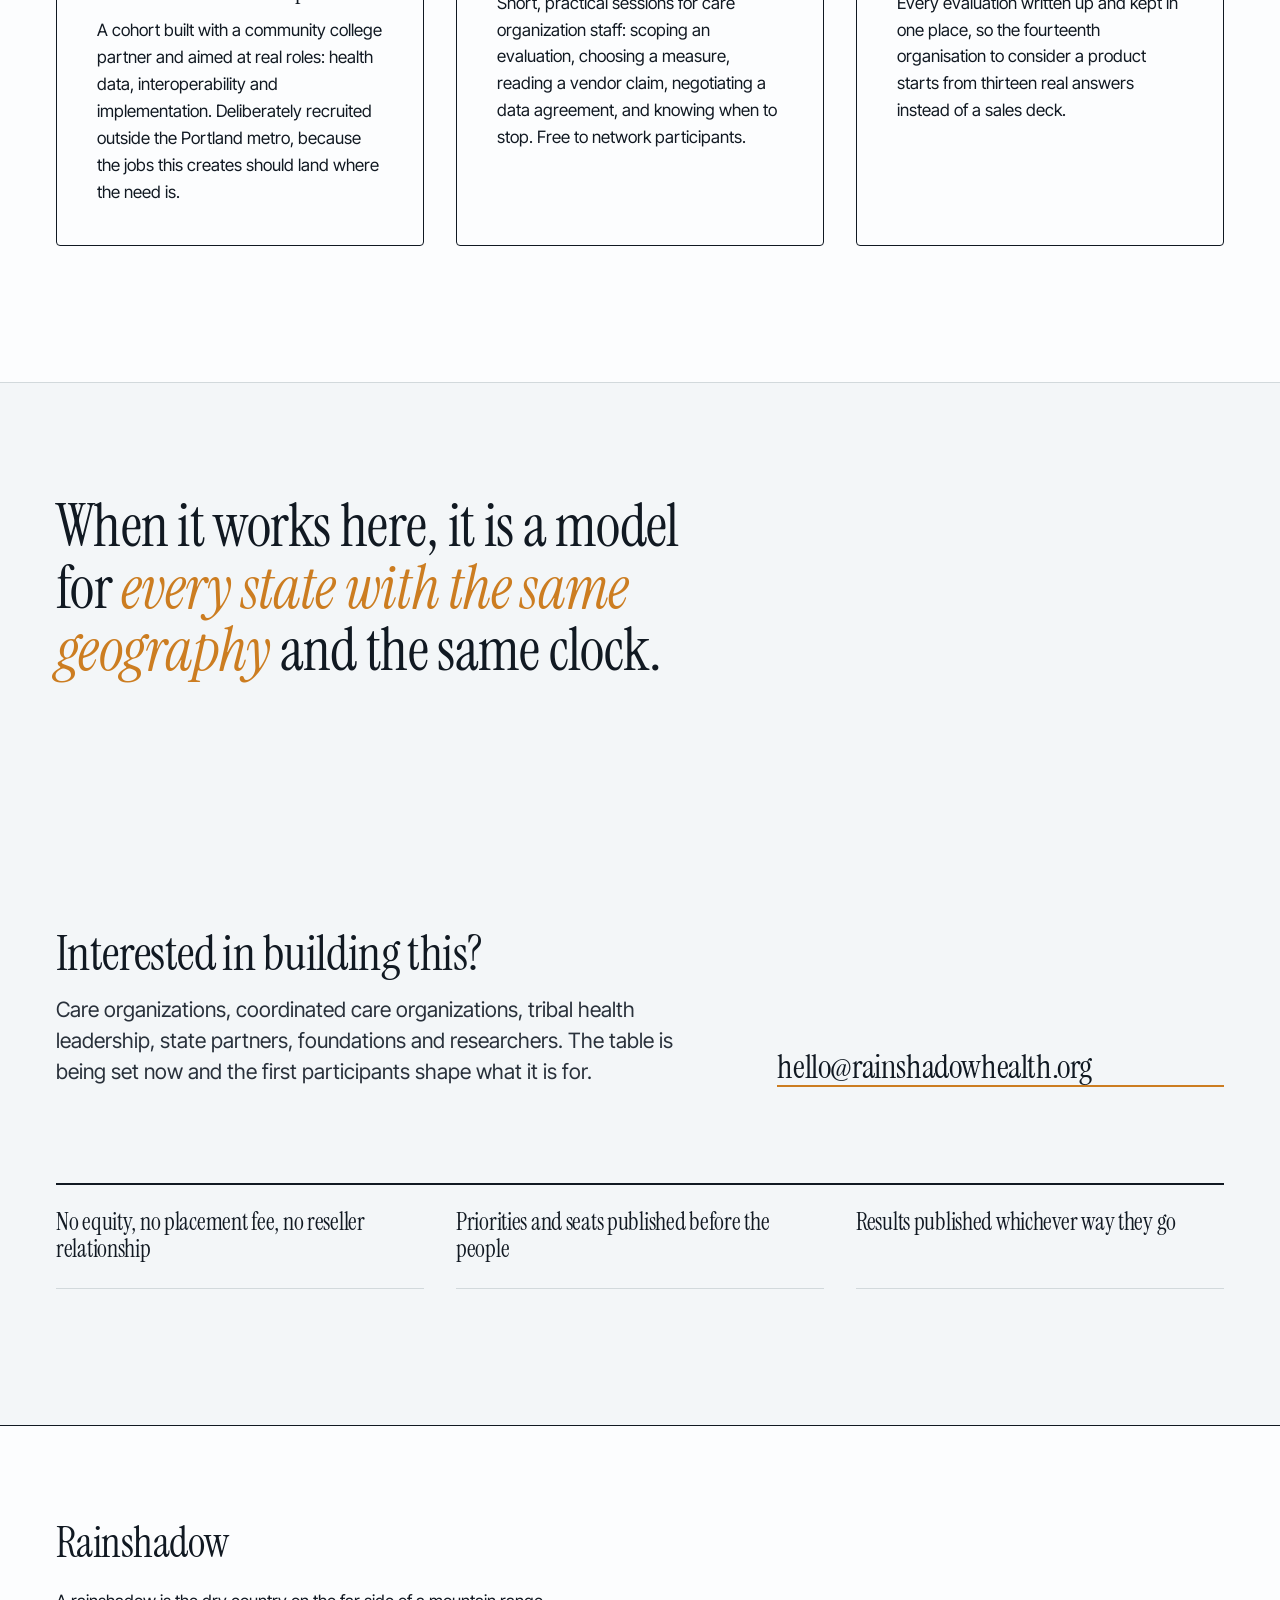
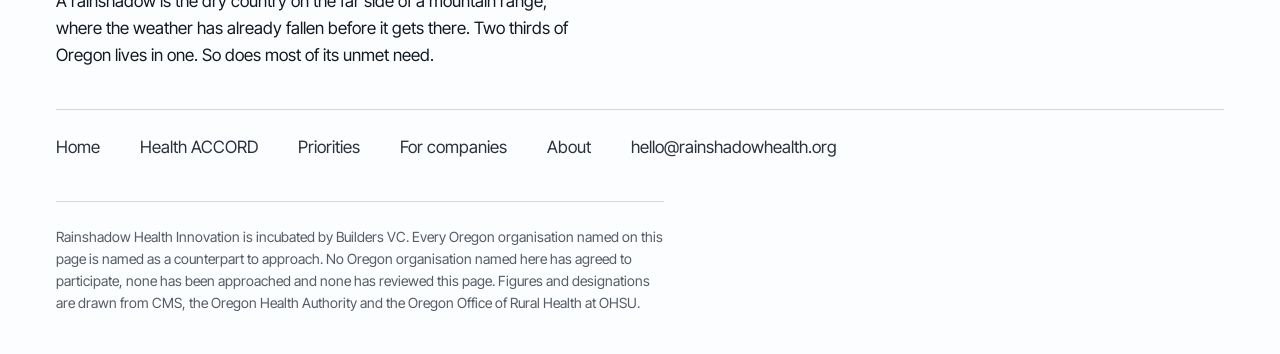
<file: about.html>
<!doctype html>
<html lang="en">
<head>
<meta charset="utf-8">
<meta name="viewport" content="width=device-width, initial-scale=1">
<title>About &middot; Rainshadow Health Innovation</title>
<meta name="description" content="How Rainshadow is built, who sits at the table, what it is funded by, and what it will not do. A neutral statewide convener for health technology in Oregon.">
<link rel="canonical" href="https://rainshadowhealth.org/about.html">
<link rel="preconnect" href="https://fonts.googleapis.com">
<link rel="preconnect" href="https://fonts.gstatic.com" crossorigin>
<link href="https://fonts.googleapis.com/css2?family=IBM+Plex+Mono:wght@400;500&family=Instrument+Serif:ital@0;1&family=Inter+Tight:wght@400;500&display=swap" rel="stylesheet">
<link rel="stylesheet" href="./style.css?v=1">
<link rel="icon" href="data:image/svg+xml,<svg xmlns='http://www.w3.org/2000/svg' viewBox='0 0 30 26'><path d='M1 24 L11 6 L19 16 L29 24' fill='none' stroke='%23123047' stroke-width='2.6' stroke-linejoin='round' stroke-linecap='round'/><circle cx='24.5' cy='6' r='2.8' fill='%23C98236'/></svg>">
</head>
<body>

<header class="masthead">
  <div class="container masthead__inner">
    <a class="wordmark" href="index.html">
      <svg width="30" height="26" viewBox="0 0 30 26" aria-hidden="true">
        <path d="M1 24 L11 6 L19 16 L29 24" fill="none" stroke="var(--color-ink)" stroke-width="2.4" stroke-linejoin="round" stroke-linecap="round"/>
        <path d="M3.2 3 L1.8 7.6 M8 2 L6.6 6.6 M12.8 4.4 L11.4 9" stroke="var(--color-west)" stroke-width="1.8" stroke-linecap="round"/>
        <circle cx="24.5" cy="6" r="2.8" fill="var(--color-east)"/>
      </svg>
      Rainshadow
    </a>
    <nav aria-label="Primary">
      <a href="index.html">Home</a>
      <a href="accord.html">Health ACCORD</a>
      <a href="priorities.html">Priorities</a>
      <a href="apply.html">For companies</a>
      <a href="about.html" aria-current="page">About</a>
      <a href="mailto:hello@rainshadowhealth.org">Join</a>
    </nav>
  </div>
</header>

<main>

  <section class="phero">
    <div class="container">
      <h1>A neutral table, built on a model that already works.</h1>
      <p class="lead">Rainshadow is Oregon's statewide convener for health technology, built on the pattern New Mexico proved: a care led pilot and learning network, backed by state and philanthropic money, with Builders VC as the incubator rather than the owner.</p>
      <p class="also">The organisation is set up and incubated by Builders VC. The Oregon organisations named further down are counterparts to approach, not partners.</p>
    </div>
  </section>


  <section class="section section--tight">
    <div class="container">
      <div class="incub">
        <div class="incub__mark">
          <p class="incub__tag">Incubated by</p>
          <a class="incub__logo" href="https://builders.vc/" rel="noopener" aria-label="Builders VC">
            <svg fill="currentColor" aria-hidden="true" xmlns="http://www.w3.org/2000/svg" viewBox="0 0 193.1 50"><path d="M52.5,32.5v-14.9h3.1v5.6c.4-.6,1.6-1.2,3-1.2,3,0,4.7,2.3,4.7,5.3s-2,5.4-4.9,5.4-2.4-.6-2.9-1.4v1.2h-3ZM57.9,24.9c-1.2,0-2.3.8-2.3,2.5s1.1,2.5,2.3,2.5,2.3-.8,2.3-2.5-1.1-2.5-2.3-2.5Z"/><path d="M73.9,31.5c-.5.9-1.7,1.3-2.7,1.3-2.5,0-3.9-1.8-3.9-4v-6.5h3.1v5.8c0,1,.5,1.8,1.6,1.8s1.7-.7,1.7-1.7v-5.8h3.1v8.4c0,.9,0,1.7.1,1.8h-3c0-.2,0-.8,0-1Z"/><path d="M83.2,17.3c1,0,1.8.8,1.8,1.8s-.8,1.8-1.8,1.8-1.8-.8-1.8-1.8.8-1.8,1.8-1.8ZM81.7,32.5v-10.2h3.1v10.2h-3.1Z"/><path d="M89.6,32.5v-14.9h3.1v14.9h-3.1Z"/><path d="M107.5,30.7c0,.9,0,1.6,0,1.8h-3c0-.1,0-.6,0-1-.5.7-1.5,1.2-2.7,1.2-2.9,0-5.1-2.2-5.1-5.4s2.1-5.3,5-5.3,2.5.7,2.8,1v-5.5h3.1v13.1ZM102.2,29.9c1.2,0,2.3-.9,2.3-2.5s-1.1-2.5-2.3-2.5-2.3.8-2.3,2.5,1.1,2.5,2.3,2.5Z"/><path d="M121.7,29.6c-.5,1.8-2.1,3.2-4.7,3.2s-5.3-2-5.3-5.4,2.4-5.4,5.1-5.4,5.1,2,5.1,5.2,0,.9,0,1h-7.1c0,1.2,1.1,2,2.3,2s1.8-.5,2.1-1.3l2.6.7ZM118.9,26.2c0-.8-.6-1.7-2.1-1.7s-2,1-2,1.7h4.1Z"/><path d="M132.5,25.4c-.3,0-.7-.1-1-.1-1.3,0-2.4.7-2.4,2.8v4.5h-3.1v-10.2h3v1.4c.5-1.2,1.8-1.5,2.7-1.5s.6,0,.8.1v3.1Z"/><path d="M138.3,29.1c0,.7.5,1.4,1.6,1.4s1.2-.4,1.2-.9-.2-.7-1-.8l-1.2-.3c-2.2-.5-3-1.7-3-3.1s1.6-3.4,3.9-3.4,4,1.8,4.1,3l-2.6.5c0-.7-.5-1.3-1.5-1.3s-1.1.3-1.1.9.3.7.8.8l1.4.3c2.1.4,3.1,1.7,3.1,3.2s-1.3,3.5-4.1,3.5-4.2-2.1-4.3-3.2l2.7-.5Z"/><path d="M176.3,32.5h-3.1l-4.2-10.2h3.4l2.4,6.4,2.2-6.4h3.3l-3.9,10.2Z"/><path d="M185.9,27.4c0,1.6,1.1,2.5,2.4,2.5s1.9-.8,2.1-1.5l2.8.8c-.5,1.8-2.1,3.6-4.9,3.6s-5.5-2.2-5.5-5.4,2.4-5.4,5.4-5.4,4.5,1.7,4.9,3.6l-2.8.8c-.2-.8-.8-1.5-2.1-1.5s-2.3.9-2.3,2.5Z"/><rect x="155.8" y="11.4" width="1.5" height="28.6"/><path d="M18.1,10.4v-5.2S9.1,0,9.1,0L0,5.2v34.8s17,9.8,17,9.8h.2c0,0,.4,0,.4,0l17.2-9.9v-20.1l-16.6-9.6ZM32.6,20.4l-6.8,4-7.6-4.4v-7.9s14.4,8.3,14.4,8.3ZM17.4,38.8l-6.8-4,6.8-4,6.9,4-6.9,4ZM9.8,10.9l6.8-4v2.6s0,0,0,0v10.9s0,0,0,0v9.2l-6.8,4V10.9ZM25,25.7v7.9l-6.9-4v-7.9l6.9,4ZM9.1,1.7l6.8,4-6.8,4-6.9-4,6.9-4ZM1.5,6.9l6.8,4v24.4l8.3,4.8v7.9L1.5,39.2V6.9ZM18.1,48v-7.9l8.3-4.8v-9.6l6.8-4v17.5l-15.2,8.8Z"/></svg>
          </a>
        </div>
        <div class="incub__body">
          <p>Rainshadow is incubated by Builders VC, the firm behind the New Mexico programme this
            is built on. The incubator carries the setup cost and the early staffing so the convener
            does not have to raise before it can be useful to anyone.</p>
          <p>Where that stops is written down rather than assumed. Builders VC has no ownership of
            the convener, no right to see applications before anyone else and no preference in any
            cohort. A Builders company that applies is reviewed on the same terms as a company the
            firm has never met, and the clinical counterpart deciding a pilot is never told which
            is which.</p>
        </div>
      </div>
    </div>
  </section>

  <section class="section">
    <div class="container">
      <div class="head">
        <h2>What Rainshadow is, in one paragraph.</h2>
      </div>
      <div class="section__body">
        <div class="rows">
          <div class="rows__row">
            <h3><svg class="ico" viewBox="0 0 24 24" aria-hidden="true"><path d="M12 3.6v16.8"/><path d="M5 7.4h14"/><path d="M5 7.4 2.6 13a2.6 2.6 0 0 0 4.8 0z"/><path d="M19 7.4 16.6 13a2.6 2.6 0 0 0 4.8 0z"/><path d="M8.6 20.4h6.8"/></svg>A convener, not a vendor</h3>
            <p>We do not build product, we do not resell it and we do not take a placement fee or equity in the companies we review. The moment any of those is true the review stops being worth anything to an Oregon care organization, which is the only asset this thing has.</p>
          </div>
          <div class="rows__row">
            <h3><svg class="ico" viewBox="0 0 24 24" aria-hidden="true"><path d="M12 20.2 4.6 13a4.4 4.4 0 0 1 6.2-6.2l1.2 1.2 1.2-1.2A4.4 4.4 0 0 1 19.4 13z"/></svg>Care led, not technology led</h3>
            <p>Priorities come from Oregon care organizations first and the search for technology follows. We never open a cohort because a company is interesting, and that single rule is the difference between this and an accelerator.</p>
          </div>
          <div class="rows__row">
            <h3><svg class="ico" viewBox="0 0 24 24" aria-hidden="true"><path d="M2 19.4h20"/><path d="m3.4 19.4 6-10.6 4 6 2.6-4 4.6 8.6"/><circle cx="18.4" cy="5.4" r="2.2"/><path d="M5.2 3.2 4 7.2M8.6 2.6 7.4 6.6"/></svg>Statewide, which in Oregon means east of the crest too</h3>
            <p>A convener that meets in Portland and pilots in Portland would be a Portland programme. The frontier counties are in the design from the first cohort, and a rural delivery footprint exists so that participating is not conditional on having spare staff.</p>
          </div>
          <div class="rows__row">
            <h3><svg class="ico" viewBox="0 0 24 24" aria-hidden="true"><rect x="3.4" y="4" width="17.2" height="16" rx="1.6"/><path d="M6.6 8.2h6.4M6.6 11.6h10.8M6.6 15h10.8M6.6 18h7.4"/></svg>Publishing, including when the answer is no</h3>
            <p>Every evaluation produces a short public write up. Negative results are published on the same terms as positive ones. That is the part that compounds, and it is also the part that gets quietly dropped in most programmes of this kind.</p>
          </div>
        </div>
      </div>
    </div>
  </section>

  <section class="section section--paper2">
    <div class="container">
      <div class="head">
        <h2>The seats.</h2>
        <p class="lead">The organisation is deliberately small. Three operating seats and an advisory council drawn from Oregon care, policy and research, with at least two seats held for rural and tribal health leadership.</p>
      </div>
      <div class="section__body">
        <figure class="figure">
          <div class="figure__frame">
          <svg class="seats" viewBox="0 0 560 560" role="img" aria-labelledby="seats-title"><title id="seats-title">Three operating seats and three advisory seats around one table</title>
          <circle class="seat-ring" cx="280.0" cy="280.0" r="196"/>
          <line class="seat-spoke" x1="280.0" y1="280.0" x2="280.0" y2="84.0"/>
          <line class="seat-spoke" x1="280.0" y1="280.0" x2="449.7" y2="182.0"/>
          <line class="seat-spoke" x1="280.0" y1="280.0" x2="449.7" y2="378.0"/>
          <line class="seat-spoke" x1="280.0" y1="280.0" x2="280.0" y2="476.0"/>
          <line class="seat-spoke" x1="280.0" y1="280.0" x2="110.3" y2="378.0"/>
          <line class="seat-spoke" x1="280.0" y1="280.0" x2="110.3" y2="182.0"/>
          <circle class="seat-op" cx="280.0" cy="84.0" r="15"/>
          <circle class="seat-op" cx="449.7" cy="182.0" r="15"/>
          <circle class="seat-op" cx="449.7" cy="378.0" r="15"/>
          <circle class="seat-ad" cx="280.0" cy="476.0" r="15"/>
          <circle class="seat-ad" cx="110.3" cy="378.0" r="15"/>
          <circle class="seat-ad" cx="110.3" cy="182.0" r="15"/>
          <text class="seat-t" x="280.0" y="60.0"><tspan x="280.0" dy="0">Ecosystem Growth</tspan></text>
          <text class="seat-t" x="449.7" y="158.0"><tspan x="449.7" dy="0">Program Director</tspan></text>
          <text class="seat-t" x="449.7" y="412.0"><tspan x="449.7" dy="0">Clinical &amp; Pilot</tspan></text>
          <text class="seat-t" x="280.0" y="510.0"><tspan x="280.0" dy="0">Rural &amp; frontier</tspan></text>
          <text class="seat-t" x="110.3" y="412.0"><tspan x="110.3" dy="0">Tribal health</tspan></text>
          <text class="seat-t" x="110.3" y="138.0"><tspan x="110.3" dy="0">CCO, policy,</tspan><tspan x="110.3" dy="19">research, capital</tspan></text>
          <circle class="seat-hub" cx="280.0" cy="280.0" r="56"/>
          <text class="seat-hub-t" x="280.0" y="276.0">THE</text>
          <text class="seat-hub-t" x="280.0" y="295.0">TABLE</text>
          </svg>
          </div>
          <div class="legend">
            <span><i class="is-frontier" style="background:var(--color-west)"></i>Operating seat</span>
            <span><i class="is-rest" style="box-shadow:inset 0 0 0 2px var(--color-east)"></i>Advisory council</span>
          </div>
        </figure>

        <div class="roles">
          <div class="role">
            <p class="seat">Operating seat</p>
            <h3>Founding Director, Ecosystem Growth</h3>
            <p>Owns the relationships: health systems, coordinated care organizations, tribal health programs, funders, policymakers and founders. Brings partners to the table and keeps them coming back once the novelty wears off.</p>
          </div>
          <div class="role">
            <p class="seat">Operating seat</p>
            <h3>Program Director</h3>
            <p>Runs the Health ACCORD Challenge end to end. The national call, the vetting, the sessions, the pilot scoping and the write ups. The seat that makes or breaks whether a cohort actually ships.</p>
          </div>
          <div class="role">
            <p class="seat">Operating seat</p>
            <h3>Clinical and Pilot Strategy</h3>
            <p>A senior Oregon clinical or health plan operator who decides what is feasible in a real setting, designs the evaluations and says no to the ones that are not ready. Part time is fine. Credibility is not optional.</p>
          </div>
          <div class="role">
            <p class="seat">Advisory council</p>
            <h3>Rural and frontier care</h3>
            <p>Held for a leader operating in the frontier counties, so rural reality is in every conversation rather than represented in one slide.</p>
          </div>
          <div class="role">
            <p class="seat">Advisory council</p>
            <h3>Tribal health</h3>
            <p>Held for tribal health leadership, on terms set by them, including whether and how tribal priorities enter the programme at all.</p>
          </div>
          <div class="role">
            <p class="seat">Advisory council</p>
            <h3>Coordinated care, policy, research and capital</h3>
            <p>Four further seats: a CCO operator, a state health policy voice, a health services researcher and an investor who sees national deal flow and can tell the council what is real.</p>
          </div>
        </div>
        <p class="also">Named individuals are not listed here by design. The seats are published before the people so the structure can be argued with on its merits.</p>
      </div>
    </div>
  </section>

  <figure class="band">
    <img src="./img/oregon-coast.jpg" srcset="./img/oregon-coast-sm.jpg 800w, ./img/oregon-coast.jpg 1280w"
         sizes="100vw" alt="Fog over the forested cliffs of the Oregon coast" loading="lazy" decoding="async">
    <figcaption><b>The Oregon coast</b> <span>Where the weather lands first</span></figcaption>
  </figure>


  <section class="section">
    <div class="container">
      <div class="head">
        <h2>Who we would build this with.</h2>
        <p class="lead">The New Mexico programme launched with state economic development money and area foundations, alongside the state's academic health centre. These are the Oregon counterparts to approach. None has been approached and none has agreed to anything.</p>
      </div>
      <div class="section__body">
        <div class="rows">
          <div class="rows__row">
            <h3><svg class="ico" viewBox="0 0 24 24" aria-hidden="true"><path d="M3 21h18"/><path d="M5.4 21V9.6h13.2V21"/><path d="M3.6 9.6 12 3.4l8.4 6.2"/><path d="M10 21v-4.6h4V21"/><path d="M9 12.6h2M13 12.6h2"/></svg>State economic development</h3>
            <p>Business Oregon is the counterpart to the agency that put the first money behind the New Mexico programme. It already co funds the application support that helps Oregon health startups chase federal small business grants, so the thesis that health technology is economic development is one it already holds.</p>
          </div>
          <div class="rows__row">
            <h3><svg class="ico" viewBox="0 0 24 24" aria-hidden="true"><circle cx="10.6" cy="10.6" r="6.4"/><path d="m15.2 15.2 5 5"/><path d="M8 10.6h5.2M10.6 8v5.2"/></svg>The academic health centre</h3>
            <p>Oregon Health &amp; Science University, and specifically the Oregon Office of Rural Health, which holds the state's rural and frontier designations and the data this whole programme reasons from. OHSU's own commercialisation and translational research programmes are the obvious research counterpart.</p>
          </div>
          <div class="rows__row">
            <h3><svg class="ico" viewBox="0 0 24 24" aria-hidden="true"><rect x="3.2" y="5" width="17.6" height="14.4" rx="1.6"/><path d="M3.2 9.4h17.6"/><path d="M8 3.2v3.6M16 3.2v3.6"/><path d="M7.4 13h3M7.4 16h7.2"/></svg>The state health agency</h3>
            <p>The Oregon Health Authority holds the Rural Health Transformation award and runs the coordinated care system. A convener that is useful to OHA is a convener that gets used.</p>
          </div>
          <div class="rows__row">
            <h3><svg class="ico" viewBox="0 0 24 24" aria-hidden="true"><path d="M12 20 5.4 13.6a4 4 0 0 1 5.6-5.7l1 1 1-1a4 4 0 0 1 5.6 5.7z"/><path d="M4 7.4 2.4 5.6M20 7.4l1.6-1.8M12 4.6V2.4"/></svg>Rural philanthropy</h3>
            <p>Oregon has serious rural focused philanthropic capital, including foundations whose entire remit is rural communities outside the Willamette Valley. One foundation anchoring the capacity building work is the pattern that funded the New Mexico bootcamp.</p>
          </div>
          <div class="rows__row">
            <h3><svg class="ico" viewBox="0 0 24 24" aria-hidden="true"><path d="M2.6 17.4V8.6h10.8v8.8"/><path d="M13.4 11h3.8l3.2 3.4v3h-7"/><circle cx="7" cy="18.4" r="1.9"/><circle cx="17" cy="18.4" r="1.9"/><path d="M8.9 18.4h6.2"/></svg>The rural delivery partner</h3>
            <p>Waystation Health, through its Milepost programme, as the place a rural pilot physically runs when a participating organisation has the interest but not the staffing. Waystation is a delivery partner, not an owner, and takes no part in deciding which companies are reviewed.</p>
          </div>
        </div>
      </div>
    </div>
  </section>

  <section class="section section--paper2" id="capacity">
    <div class="container">
      <div class="head">
        <h2>Learning and support.</h2>
        <p class="lead">The third pillar, and the one with the longest payback. A pilot network is only as good as the people on the care side who can run a pilot.</p>
      </div>
      <div class="section__body">
        <div class="pillars">
          <article class="pillar">
            <p class="pillar__tag">Cohort programme</p>
            <h3><svg class="ico" viewBox="0 0 24 24" aria-hidden="true"><path d="M12 7.2 3 4.3l9-2.8 9 2.8z"/><path d="M6 6v5.6c0 1.9 2.7 3.4 6 3.4s6-1.5 6-3.4V6"/><path d="M4.4 21c1.8-2.1 4.4-3.2 7.6-3.2S17.8 18.9 19.6 21"/></svg>Oregon Health Data Innovators Bootcamp</h3>
            <p>A cohort built with a community college partner and aimed at real roles: health data, interoperability and implementation. Deliberately recruited outside the Portland metro, because the jobs this creates should land where the need is.</p>
          </article>
          <article class="pillar">
            <p class="pillar__tag">Working curriculum</p>
            <h3><svg class="ico" viewBox="0 0 24 24" aria-hidden="true"><path d="M5.6 20.4V4.2"/><path d="M5.6 5.2h11l-1.8 3 1.8 3h-11"/><path d="M12 14.6h6.6v4.4H12z"/><path d="M14 16.8h2.6"/></svg>How to run a pilot</h3>
            <p>Short, practical sessions for care organization staff: scoping an evaluation, choosing a measure, reading a vendor claim, negotiating a data agreement, and knowing when to stop. Free to network participants.</p>
          </article>
          <article class="pillar">
            <p class="pillar__tag">Shared record</p>
            <h3><svg class="ico" viewBox="0 0 24 24" aria-hidden="true"><path d="M3 20.4h18"/><rect x="5" y="12" width="3.4" height="8.4"/><rect x="10.3" y="7.6" width="3.4" height="12.8"/><rect x="15.6" y="15" width="3.4" height="5.4"/><path d="M4.4 5.2h6M4.4 8h3.6"/></svg>The published results</h3>
            <p>Every evaluation written up and kept in one place, so the fourteenth organisation to consider a product starts from thirteen real answers instead of a sales deck.</p>
          </article>
        </div>
      </div>
    </div>
  </section>

  <section class="section section--tight">
    <div class="container">
      <p class="statement">When it works here, it is a model for <em>every state with the same geography</em> and the same clock.</p>
    </div>
  </section>

  <section class="section close">
    <div class="container">
      <div class="close__top">
        <div class="head">
          <h2>Interested in building this?</h2>
          <p class="lead">Care organizations, coordinated care organizations, tribal health leadership, state partners, foundations and researchers. The table is being set now and the first participants shape what it is for.</p>
        </div>
        <a class="mailto" href="mailto:hello@rainshadowhealth.org?subject=Building%20Rainshadow">hello@rainshadowhealth.org</a>
      </div>
      <div class="creds">
        <div>No equity, no placement fee, no reseller relationship</div>
        <div>Priorities and seats published before the people</div>
        <div>Results published whichever way they go</div>
      </div>
    </div>
  </section>

</main>

<footer class="mast">
  <div class="container">
    <p class="mast__name">Rainshadow</p>
    <p class="mast__meaning">A rainshadow is the dry country on the far side of a mountain range, where the weather has already fallen before it gets there. Two thirds of Oregon lives in one. So does most of its unmet need.</p>
    <div class="mast__links">
      <a href="index.html">Home</a>
      <a href="accord.html">Health ACCORD</a>
      <a href="priorities.html">Priorities</a>
      <a href="apply.html">For companies</a>
      <a href="about.html">About</a>
      <a href="mailto:hello@rainshadowhealth.org">hello@rainshadowhealth.org</a>
    </div>
    <p class="mast__legal">Rainshadow Health Innovation is incubated by Builders VC. Every Oregon organisation named on this page is named as a counterpart to approach. No Oregon organisation named here has agreed to participate, none has been approached and none has reviewed this page. Figures and designations are drawn from CMS, the Oregon Health Authority and the Oregon Office of Rural Health at OHSU.</p>
  </div>
</footer>

</body>
</html>
</file>
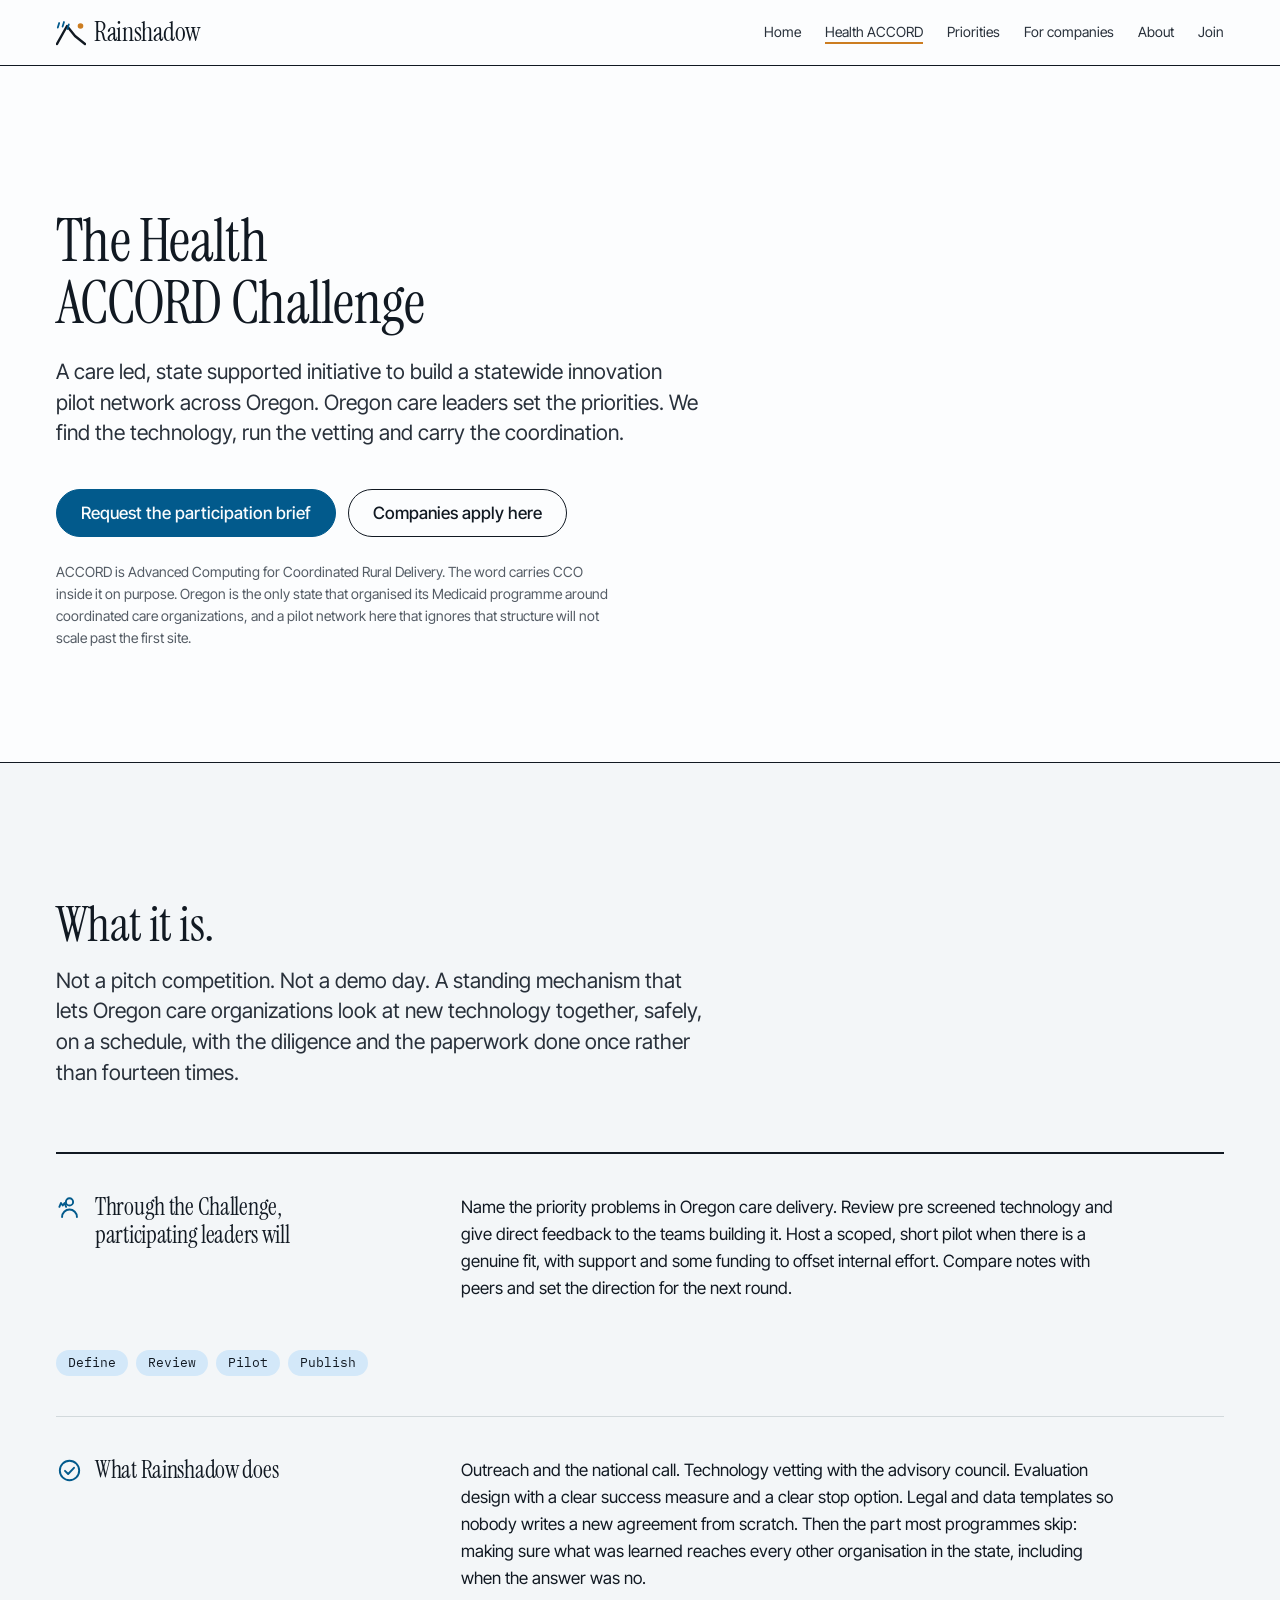
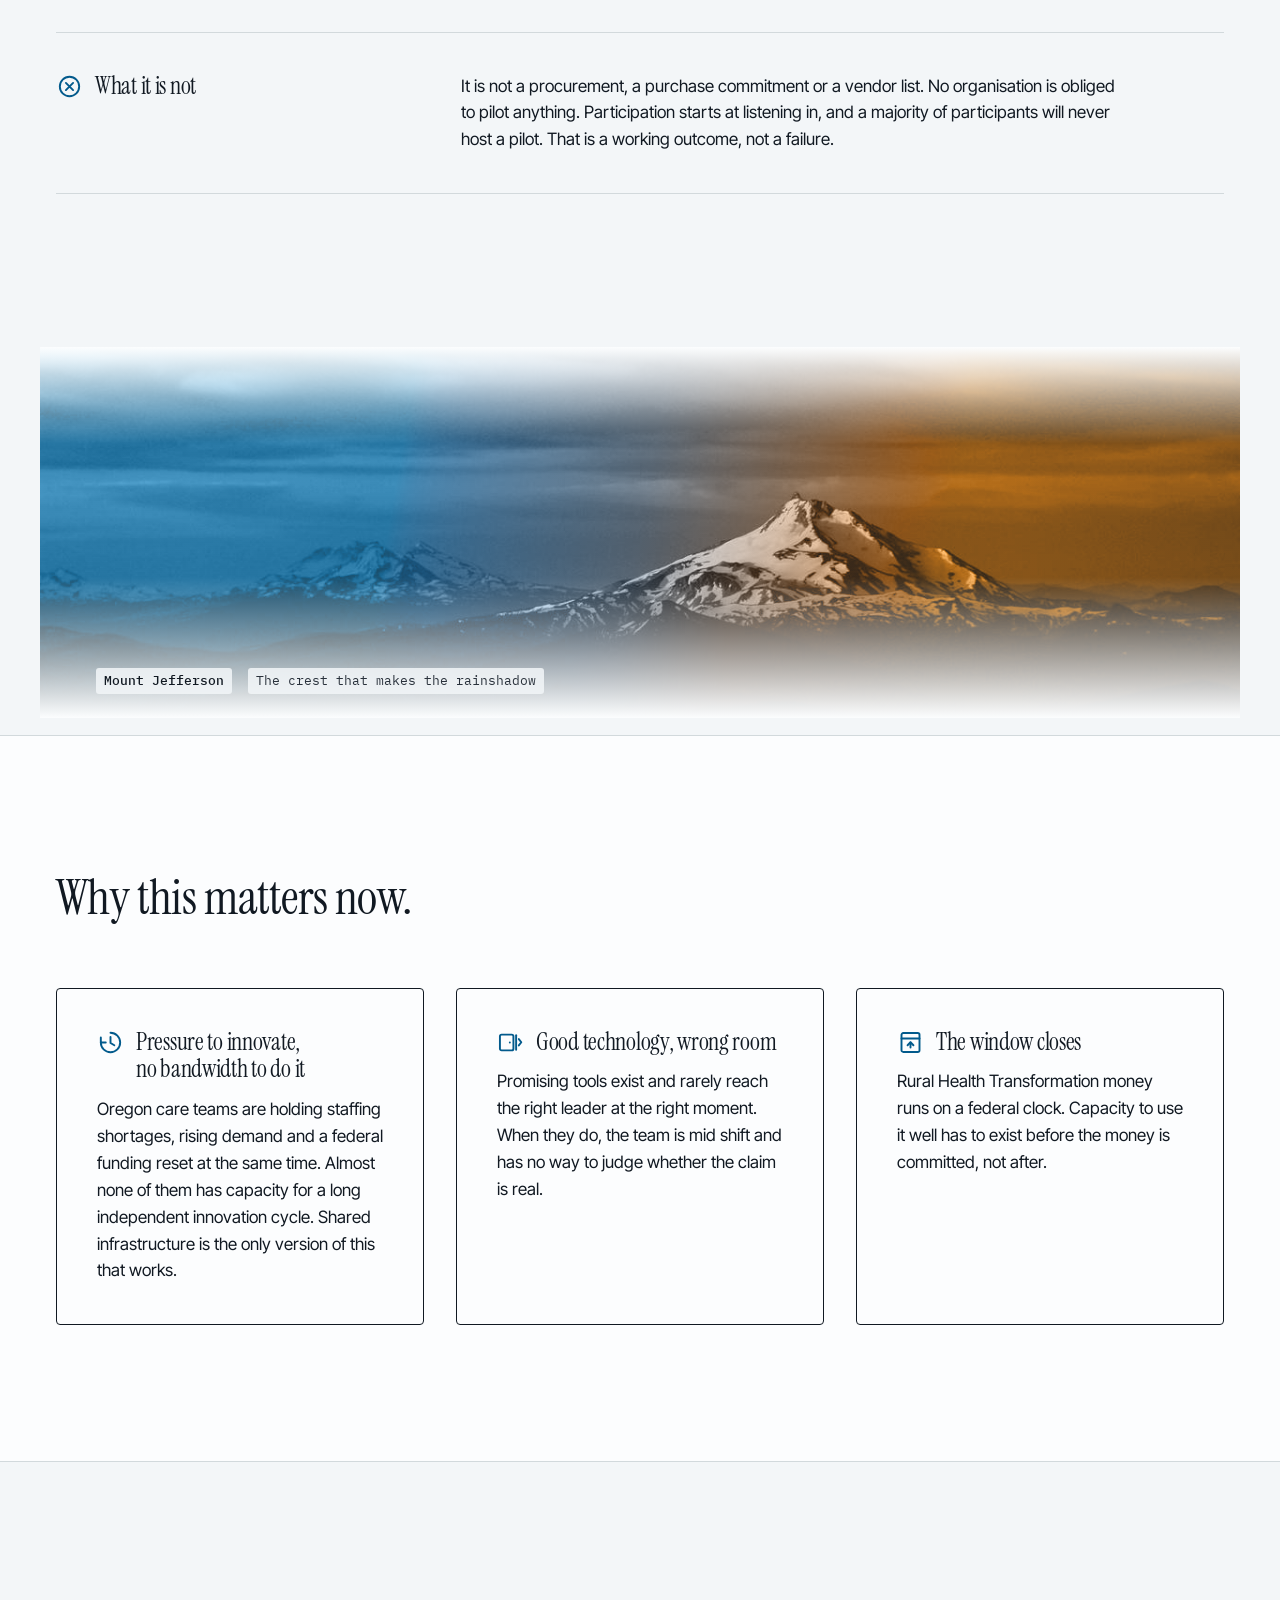
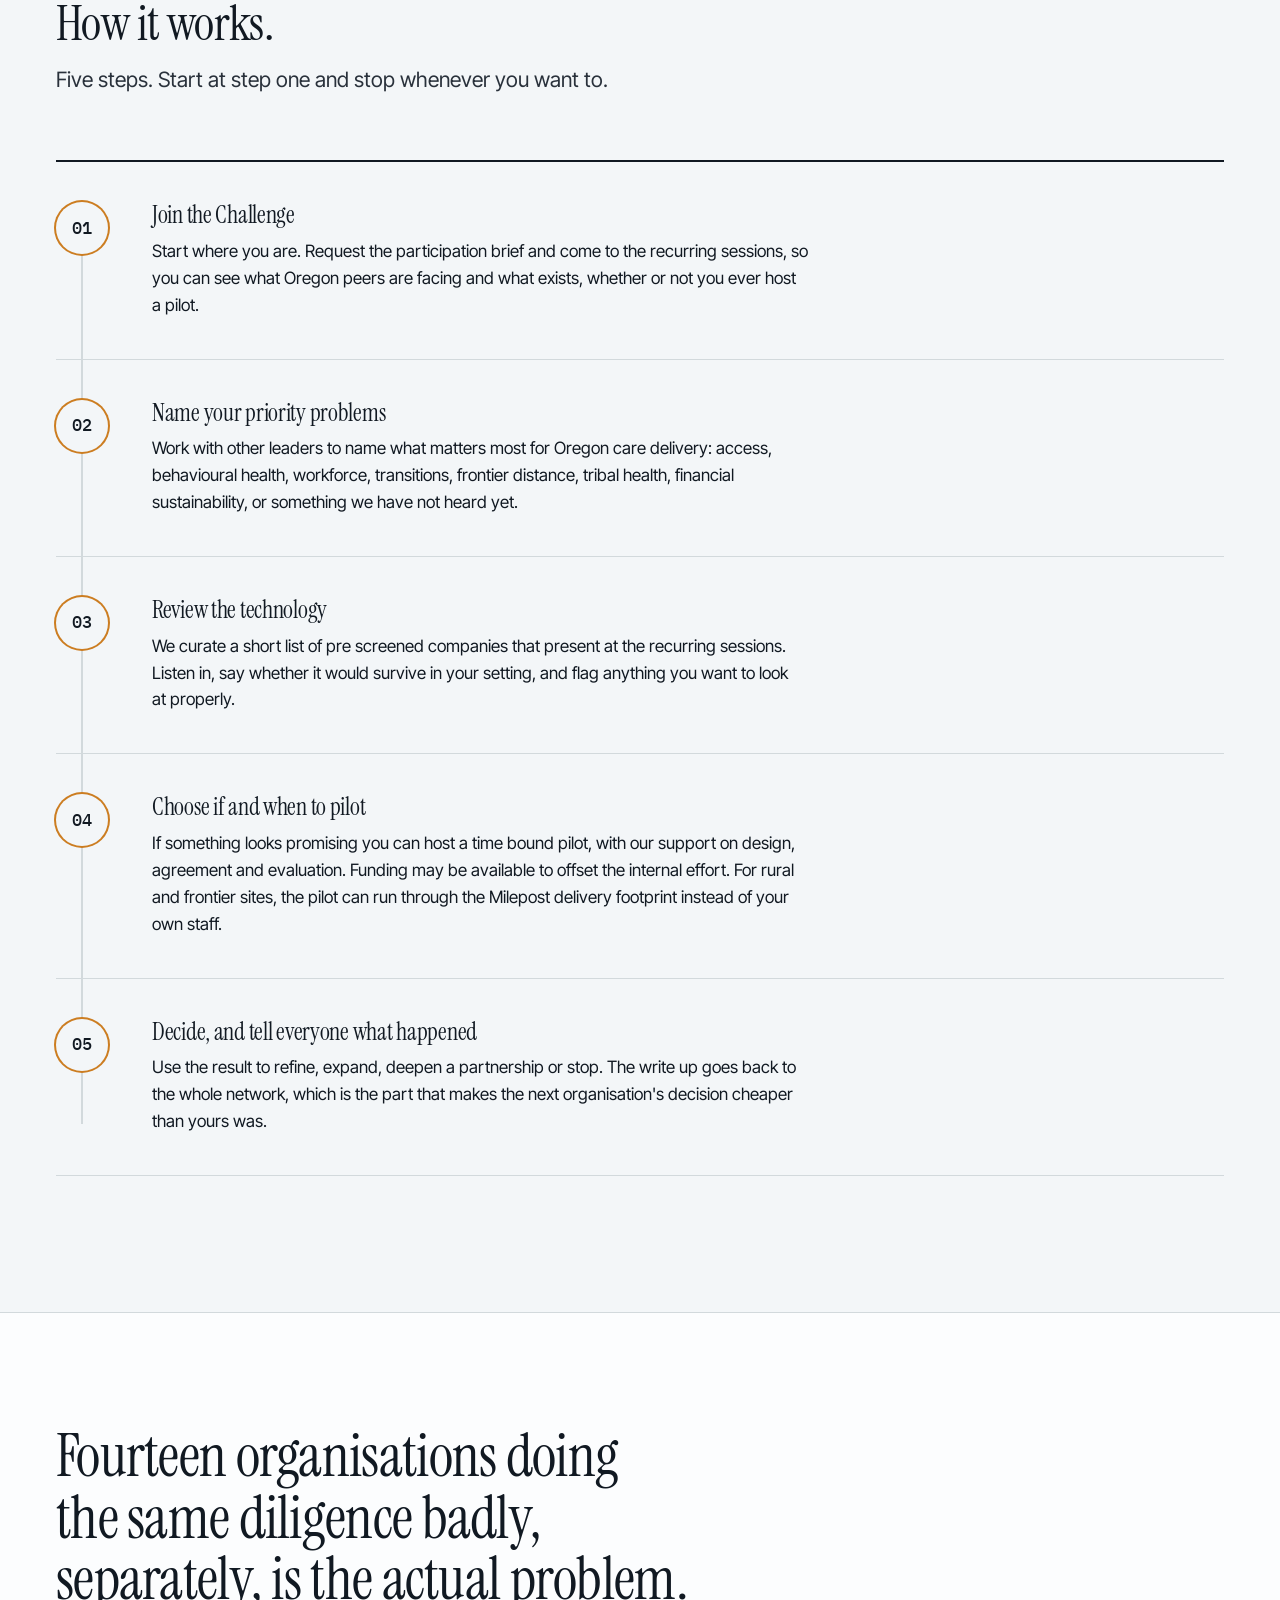
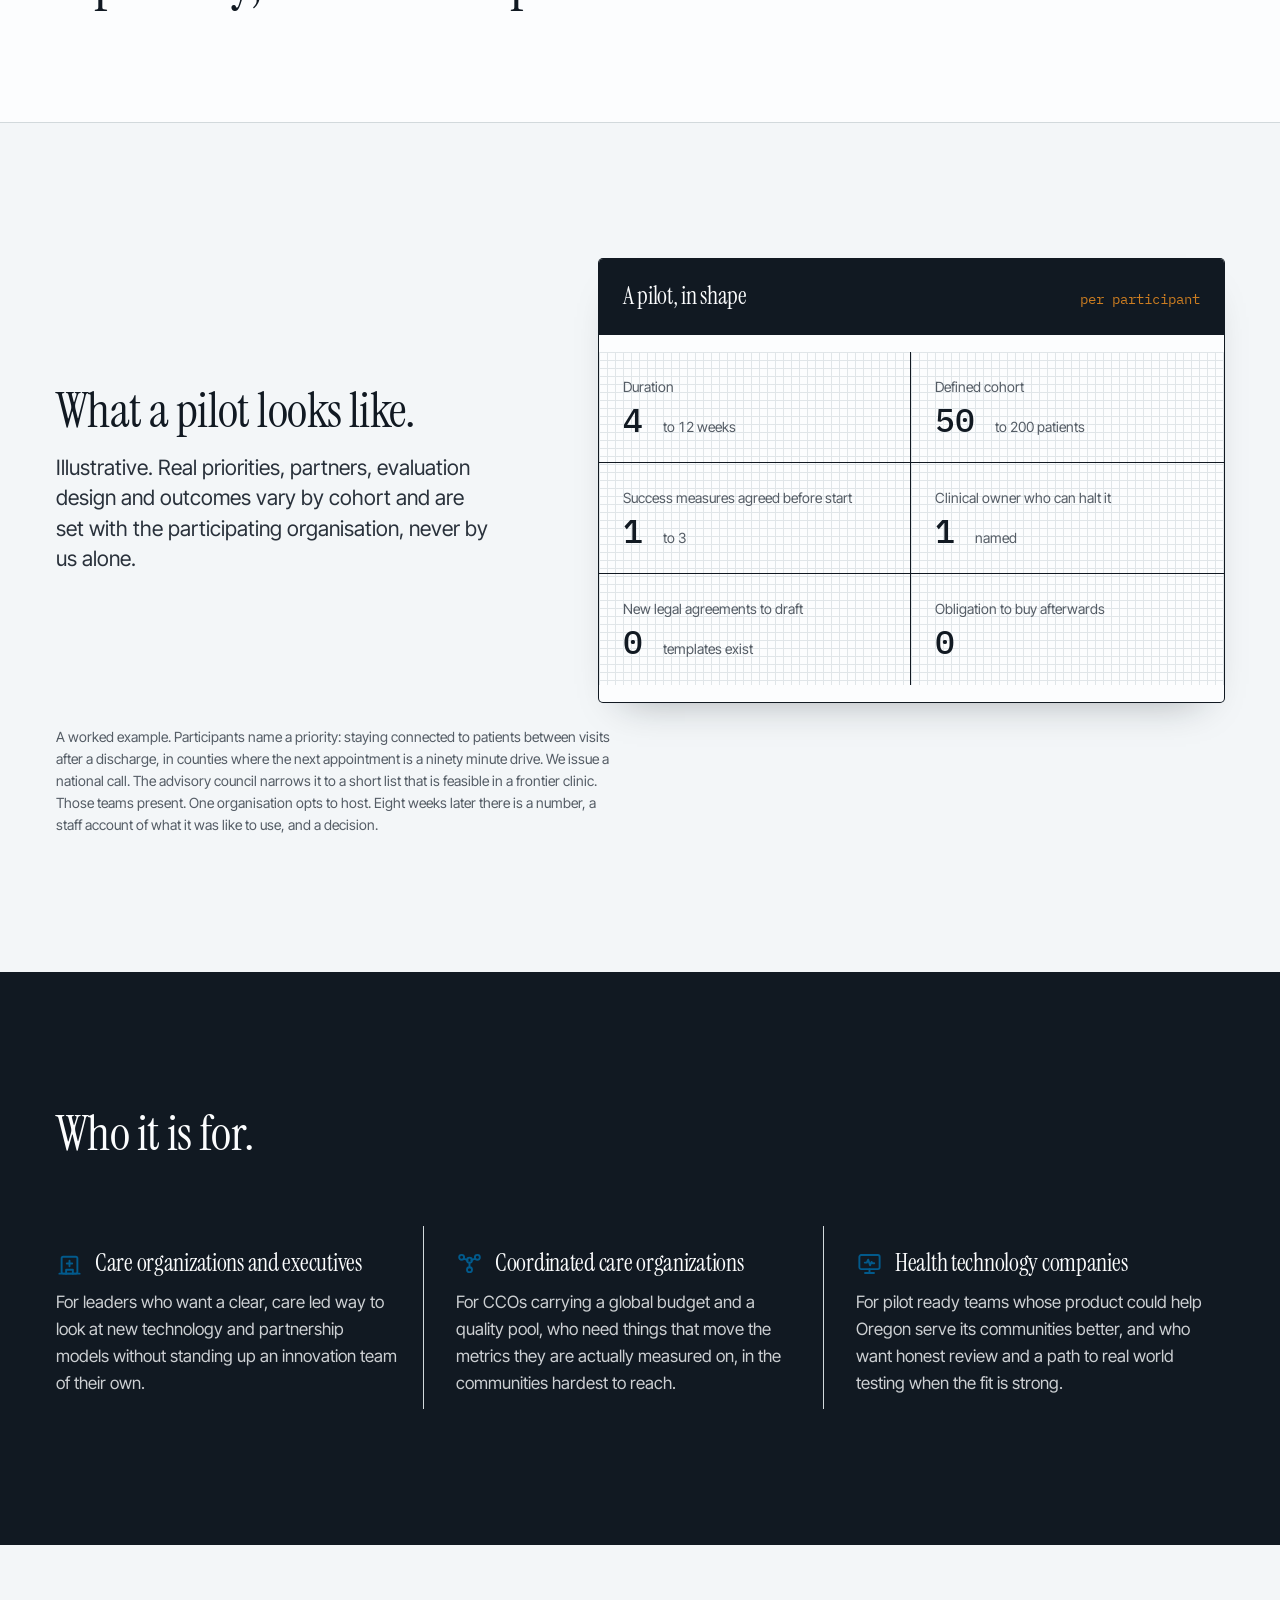
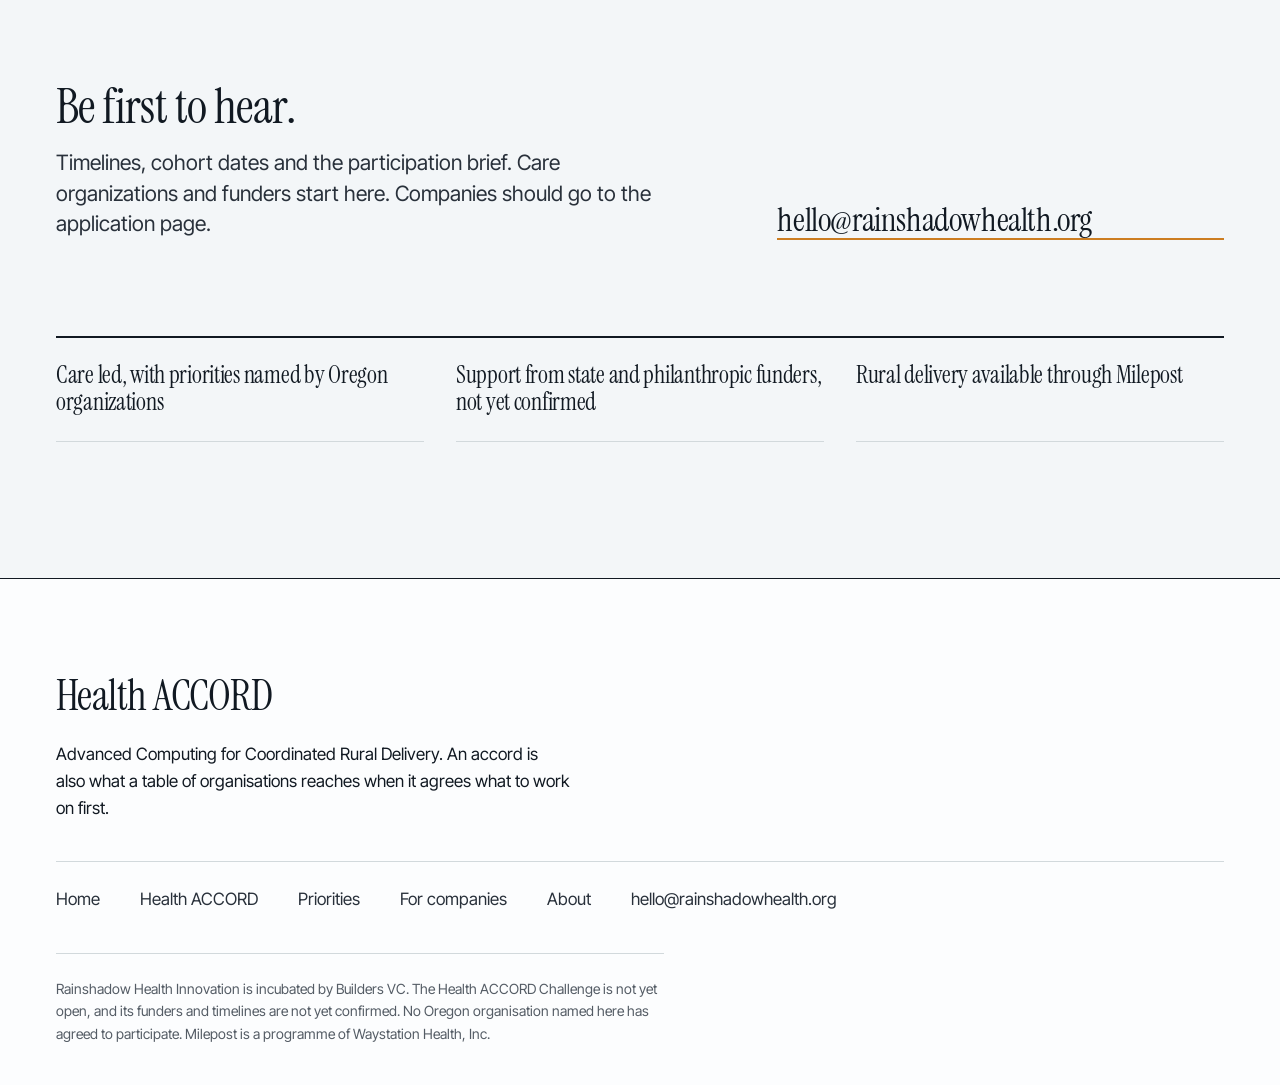
<file: accord.html>
<!doctype html>
<html lang="en">
<head>
<meta charset="utf-8">
<meta name="viewport" content="width=device-width, initial-scale=1">
<title>The Health ACCORD Challenge &middot; Rainshadow Health Innovation</title>
<meta name="description" content="Health ACCORD is Rainshadow's flagship initiative: a care led, state supported pilot and learning network across Oregon, focused on technology that strengthens rural and coordinated care.">
<link rel="canonical" href="https://rainshadowhealth.org/accord.html">
<link rel="preconnect" href="https://fonts.googleapis.com">
<link rel="preconnect" href="https://fonts.gstatic.com" crossorigin>
<link href="https://fonts.googleapis.com/css2?family=IBM+Plex+Mono:wght@400;500&family=Instrument+Serif:ital@0;1&family=Inter+Tight:wght@400;500&display=swap" rel="stylesheet">
<link rel="stylesheet" href="./style.css?v=1">
<link rel="icon" href="data:image/svg+xml,<svg xmlns='http://www.w3.org/2000/svg' viewBox='0 0 30 26'><path d='M1 24 L11 6 L19 16 L29 24' fill='none' stroke='%23123047' stroke-width='2.6' stroke-linejoin='round' stroke-linecap='round'/><circle cx='24.5' cy='6' r='2.8' fill='%23C98236'/></svg>">
</head>
<body>

<header class="masthead">
  <div class="container masthead__inner">
    <a class="wordmark" href="index.html">
      <svg width="30" height="26" viewBox="0 0 30 26" aria-hidden="true">
        <path d="M1 24 L11 6 L19 16 L29 24" fill="none" stroke="var(--color-ink)" stroke-width="2.4" stroke-linejoin="round" stroke-linecap="round"/>
        <path d="M3.2 3 L1.8 7.6 M8 2 L6.6 6.6 M12.8 4.4 L11.4 9" stroke="var(--color-west)" stroke-width="1.8" stroke-linecap="round"/>
        <circle cx="24.5" cy="6" r="2.8" fill="var(--color-east)"/>
      </svg>
      Rainshadow
    </a>
    <nav aria-label="Primary">
      <a href="index.html">Home</a>
      <a href="accord.html" aria-current="page">Health ACCORD</a>
      <a href="priorities.html">Priorities</a>
      <a href="apply.html">For companies</a>
      <a href="about.html">About</a>
      <a href="mailto:hello@rainshadowhealth.org">Join</a>
    </nav>
  </div>
</header>

<main>

  <section class="phero">
    <div class="container">
      <h1>The Health ACCORD Challenge</h1>
      <p class="lead">A care led, state supported initiative to build a statewide innovation pilot network across Oregon. Oregon care leaders set the priorities. We find the technology, run the vetting and carry the coordination.</p>
      <div class="hero__actions">
        <a class="btn btn--primary" href="mailto:hello@rainshadowhealth.org?subject=Participation%20Brief%20request">Request the participation brief</a>
        <a class="btn" href="apply.html">Companies apply here</a>
      </div>
      <p class="also">ACCORD is Advanced Computing for Coordinated Rural Delivery. The word carries CCO inside it on purpose. Oregon is the only state that organised its Medicaid programme around coordinated care organizations, and a pilot network here that ignores that structure will not scale past the first site.</p>
    </div>
  </section>

  <section class="section">
    <div class="container">
      <div class="head">
        <h2>What it is.</h2>
        <p class="lead">Not a pitch competition. Not a demo day. A standing mechanism that lets Oregon care organizations look at new technology together, safely, on a schedule, with the diligence and the paperwork done once rather than fourteen times.</p>
      </div>
      <div class="section__body">
        <div class="rows">
          <div class="rows__row">
            <h3><svg class="ico" viewBox="0 0 24 24" aria-hidden="true"><circle cx="12" cy="7" r="3.2"/><path d="M5.4 20.4a6.6 6.6 0 0 1 13.2 0"/><path d="M3 11.4 4.4 8l1.6 2.2L7.6 8 9 11.4"/></svg>Through the Challenge, participating leaders will</h3>
            <p>Name the priority problems in Oregon care delivery. Review pre screened technology and give direct feedback to the teams building it. Host a scoped, short pilot when there is a genuine fit, with support and some funding to offset internal effort. Compare notes with peers and set the direction for the next round.</p>
            <ul>
              <li>Define</li><li>Review</li><li>Pilot</li><li>Publish</li>
            </ul>
          </div>
          <div class="rows__row">
            <h3><svg class="ico" viewBox="0 0 24 24" aria-hidden="true"><circle cx="12" cy="12" r="8.6"/><path d="m8 12.3 2.8 2.8L16 9.6"/></svg>What Rainshadow does</h3>
            <p>Outreach and the national call. Technology vetting with the advisory council. Evaluation design with a clear success measure and a clear stop option. Legal and data templates so nobody writes a new agreement from scratch. Then the part most programmes skip: making sure what was learned reaches every other organisation in the state, including when the answer was no.</p>
          </div>
          <div class="rows__row">
            <h3><svg class="ico" viewBox="0 0 24 24" aria-hidden="true"><circle cx="12" cy="12" r="8.6"/><path d="m8.8 8.8 6.4 6.4M15.2 8.8l-6.4 6.4"/></svg>What it is not</h3>
            <p>It is not a procurement, a purchase commitment or a vendor list. No organisation is obliged to pilot anything. Participation starts at listening in, and a majority of participants will never host a pilot. That is a working outcome, not a failure.</p>
          </div>
        </div>
      </div>
    </div>
  </section>

  <figure class="band band--onpaper2">
    <img src="./img/mount-jefferson.jpg" srcset="./img/mount-jefferson-sm.jpg 800w, ./img/mount-jefferson.jpg 1280w"
         sizes="100vw" alt="Mount Jefferson at dusk above the Oregon Cascades" loading="lazy" decoding="async">
    <figcaption><b>Mount Jefferson</b> <span>The crest that makes the rainshadow</span></figcaption>
  </figure>


  <section class="section section--paper2">
    <div class="container">
      <div class="head">
        <h2>Why this matters now.</h2>
      </div>
      <div class="section__body">
        <div class="pillars">
          <article class="pillar">
            <h3><svg class="ico" viewBox="0 0 24 24" aria-hidden="true"><path d="M12 3.4a8.6 8.6 0 1 1-8.6 8.6"/><path d="M12 7v5.4l3.4 2"/><path d="M3.4 7.6v4.4h4.4"/></svg>Pressure to innovate, no bandwidth to do it</h3>
            <p>Oregon care teams are holding staffing shortages, rising demand and a federal funding reset at the same time. Almost none of them has capacity for a long independent innovation cycle. Shared infrastructure is the only version of this that works.</p>
          </article>
          <article class="pillar">
            <h3><svg class="ico" viewBox="0 0 24 24" aria-hidden="true"><rect x="2.6" y="5" width="12" height="14" rx="1.5"/><path d="M11.4 12h.01"/><path d="M17 5.6v12.8"/><path d="m19.4 9 2.2 2.8-2.2 2.8"/></svg>Good technology, wrong room</h3>
            <p>Promising tools exist and rarely reach the right leader at the right moment. When they do, the team is mid shift and has no way to judge whether the claim is real.</p>
          </article>
          <article class="pillar">
            <h3><svg class="ico" viewBox="0 0 24 24" aria-hidden="true"><rect x="4" y="3.6" width="16" height="16.8" rx="1.6"/><path d="M4 8.4h16"/><path d="M12 12v4.4"/><path d="m9.4 14.4 2.6-2.6 2.6 2.6"/></svg>The window closes</h3>
            <p>Rural Health Transformation money runs on a federal clock. Capacity to use it well has to exist before the money is committed, not after.</p>
          </article>
        </div>
      </div>
    </div>
  </section>

  <section class="section" id="how">
    <div class="container">
      <div class="head">
        <h2>How it works.</h2>
        <p class="lead">Five steps. Start at step one and stop whenever you want to.</p>
      </div>
      <div class="section__body">
        <ol class="steps steps--flow">
          <li class="steps__row">
            <p class="steps__n">01</p>
            <div>
              <h3>Join the Challenge</h3>
              <p>Start where you are. Request the participation brief and come to the recurring sessions, so you can see what Oregon peers are facing and what exists, whether or not you ever host a pilot.</p>
            </div>
          </li>
          <li class="steps__row">
            <p class="steps__n">02</p>
            <div>
              <h3>Name your priority problems</h3>
              <p>Work with other leaders to name what matters most for Oregon care delivery: access, behavioural health, workforce, transitions, frontier distance, tribal health, financial sustainability, or something we have not heard yet.</p>
            </div>
          </li>
          <li class="steps__row">
            <p class="steps__n">03</p>
            <div>
              <h3>Review the technology</h3>
              <p>We curate a short list of pre screened companies that present at the recurring sessions. Listen in, say whether it would survive in your setting, and flag anything you want to look at properly.</p>
            </div>
          </li>
          <li class="steps__row">
            <p class="steps__n">04</p>
            <div>
              <h3>Choose if and when to pilot</h3>
              <p>If something looks promising you can host a time bound pilot, with our support on design, agreement and evaluation. Funding may be available to offset the internal effort. For rural and frontier sites, the pilot can run through the Milepost delivery footprint instead of your own staff.</p>
            </div>
          </li>
          <li class="steps__row">
            <p class="steps__n">05</p>
            <div>
              <h3>Decide, and tell everyone what happened</h3>
              <p>Use the result to refine, expand, deepen a partnership or stop. The write up goes back to the whole network, which is the part that makes the next organisation's decision cheaper than yours was.</p>
            </div>
          </li>
        </ol>
      </div>
    </div>
  </section>

  <section class="section section--tight section--paper2">
    <div class="container">
      <p class="statement">Fourteen organisations doing the same diligence badly, separately, is the actual problem.</p>
    </div>
  </section>

  <section class="section">
    <div class="container">
      <div class="case">
        <div class="head">
          <h2>What a pilot looks like.</h2>
          <p class="lead">Illustrative. Real priorities, partners, evaluation design and outcomes vary by cohort and are set with the participating organisation, never by us alone.</p>
        </div>
        <div class="entry">
          <div class="entry__head">
            <h3>A pilot, in shape</h3>
            <p class="when">per participant</p>
          </div>
          <dl class="entry__grid">
            <div class="entry__cell">
              <dt>Duration</dt>
              <dd>4 <span class="unit">to 12 weeks</span></dd>
            </div>
            <div class="entry__cell">
              <dt>Defined cohort</dt>
              <dd>50 <span class="unit">to 200 patients</span></dd>
            </div>
            <div class="entry__cell">
              <dt>Success measures agreed before start</dt>
              <dd>1 <span class="unit">to 3</span></dd>
            </div>
            <div class="entry__cell">
              <dt>Clinical owner who can halt it</dt>
              <dd>1 <span class="unit">named</span></dd>
            </div>
            <div class="entry__cell">
              <dt>New legal agreements to draft</dt>
              <dd>0 <span class="unit">templates exist</span></dd>
            </div>
            <div class="entry__cell">
              <dt>Obligation to buy afterwards</dt>
              <dd>0</dd>
            </div>
          </dl>
        </div>
      </div>
      <p class="also">A worked example. Participants name a priority: staying connected to patients between visits after a discharge, in counties where the next appointment is a ninety minute drive. We issue a national call. The advisory council narrows it to a short list that is feasible in a frontier clinic. Those teams present. One organisation opts to host. Eight weeks later there is a number, a staff account of what it was like to use, and a decision.</p>
    </div>
  </section>

  <section class="section section--ink">
    <div class="container">
      <div class="head">
        <h2>Who it is for.</h2>
      </div>
      <div class="section__body">
        <div class="aud">
          <div class="aud__col">
            <h3><svg class="ico" viewBox="0 0 24 24" aria-hidden="true"><path d="M3 21h18"/><rect x="5" y="6" width="14" height="15" rx="1.4"/><path d="M12 9.6v4.8M9.6 12h4.8"/><path d="M9 21v-3.4h6V21"/></svg>Care organizations and executives</h3>
            <p>For leaders who want a clear, care led way to look at new technology and partnership models without standing up an innovation team of their own.</p>
          </div>
          <div class="aud__col">
            <h3><svg class="ico" viewBox="0 0 24 24" aria-hidden="true"><circle cx="5" cy="6.5" r="2.2"/><circle cx="19" cy="6.5" r="2.2"/><circle cx="12" cy="17.5" r="2.2"/><circle cx="12" cy="9" r="2.2"/><path d="M6.8 7.6 10.4 9M17.2 7.6 13.6 9M12 11.2v4.1"/></svg>Coordinated care organizations</h3>
            <p>For CCOs carrying a global budget and a quality pool, who need things that move the metrics they are actually measured on, in the communities hardest to reach.</p>
          </div>
          <div class="aud__col">
            <h3><svg class="ico" viewBox="0 0 24 24" aria-hidden="true"><rect x="3" y="4.5" width="18" height="12.5" rx="1.6"/><path d="M8 20.5h8"/><path d="M12 17v3.5"/><path d="M7.8 11.2h1.8l1.2-2.6 1.7 5 1.3-3 .9 1.2h1.5"/></svg>Health technology companies</h3>
            <p>For pilot ready teams whose product could help Oregon serve its communities better, and who want honest review and a path to real world testing when the fit is strong.</p>
          </div>
        </div>
      </div>
    </div>
  </section>

  <section class="section close">
    <div class="container">
      <div class="close__top">
        <div class="head">
          <h2>Be first to hear.</h2>
          <p class="lead">Timelines, cohort dates and the participation brief. Care organizations and funders start here. Companies should go to the application page.</p>
        </div>
        <a class="mailto" href="mailto:hello@rainshadowhealth.org?subject=Health%20ACCORD%20Challenge">hello@rainshadowhealth.org</a>
      </div>
      <div class="creds">
        <div>Care led, with priorities named by Oregon organizations</div>
        <div>Support from state and philanthropic funders, not yet confirmed</div>
        <div>Rural delivery available through Milepost</div>
      </div>
    </div>
  </section>

</main>

<footer class="mast">
  <div class="container">
    <p class="mast__name">Health ACCORD</p>
    <p class="mast__meaning">Advanced Computing for Coordinated Rural Delivery. An accord is also what a table of organisations reaches when it agrees what to work on first.</p>
    <div class="mast__links">
      <a href="index.html">Home</a>
      <a href="accord.html">Health ACCORD</a>
      <a href="priorities.html">Priorities</a>
      <a href="apply.html">For companies</a>
      <a href="about.html">About</a>
      <a href="mailto:hello@rainshadowhealth.org">hello@rainshadowhealth.org</a>
    </div>
    <p class="mast__legal">Rainshadow Health Innovation is incubated by Builders VC. The Health ACCORD Challenge is not yet open, and its funders and timelines are not yet confirmed. No Oregon organisation named here has agreed to participate. Milepost is a programme of Waystation Health, Inc.</p>
  </div>
</footer>

</body>
</html>
</file>
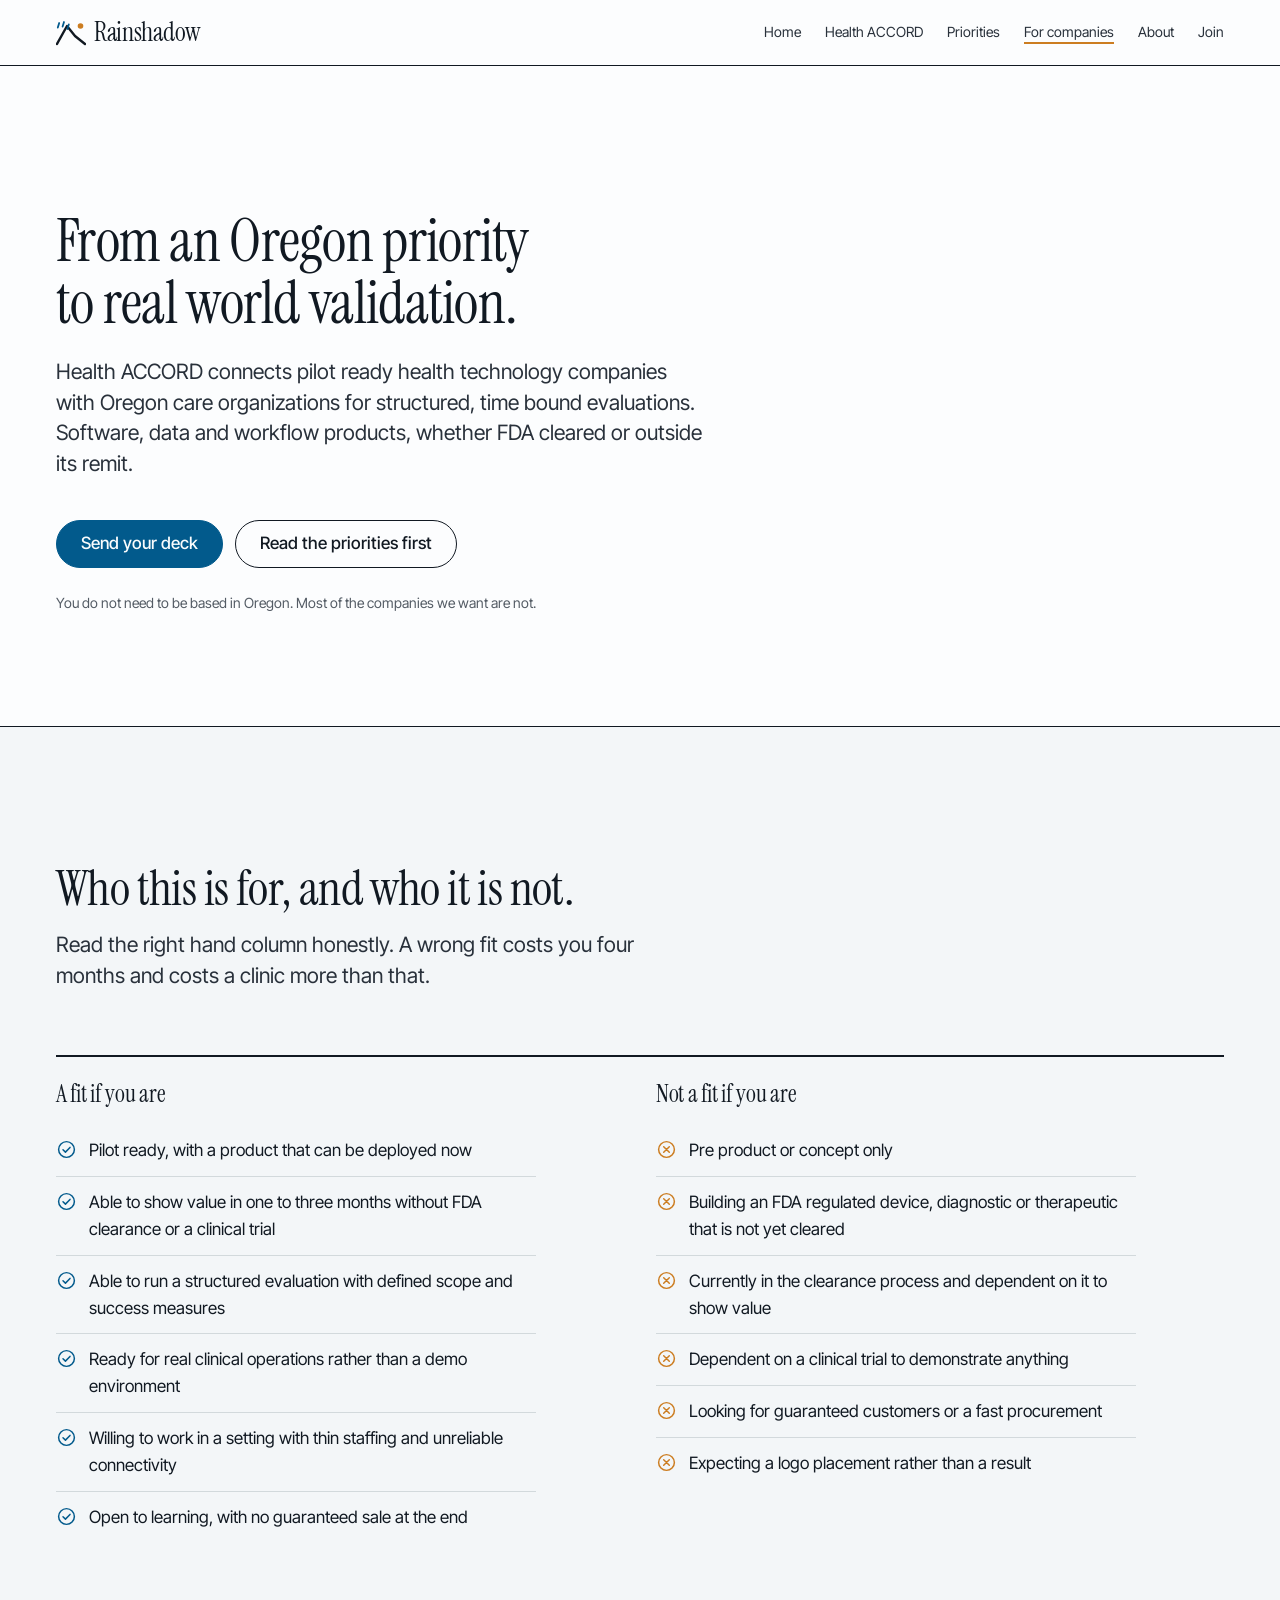
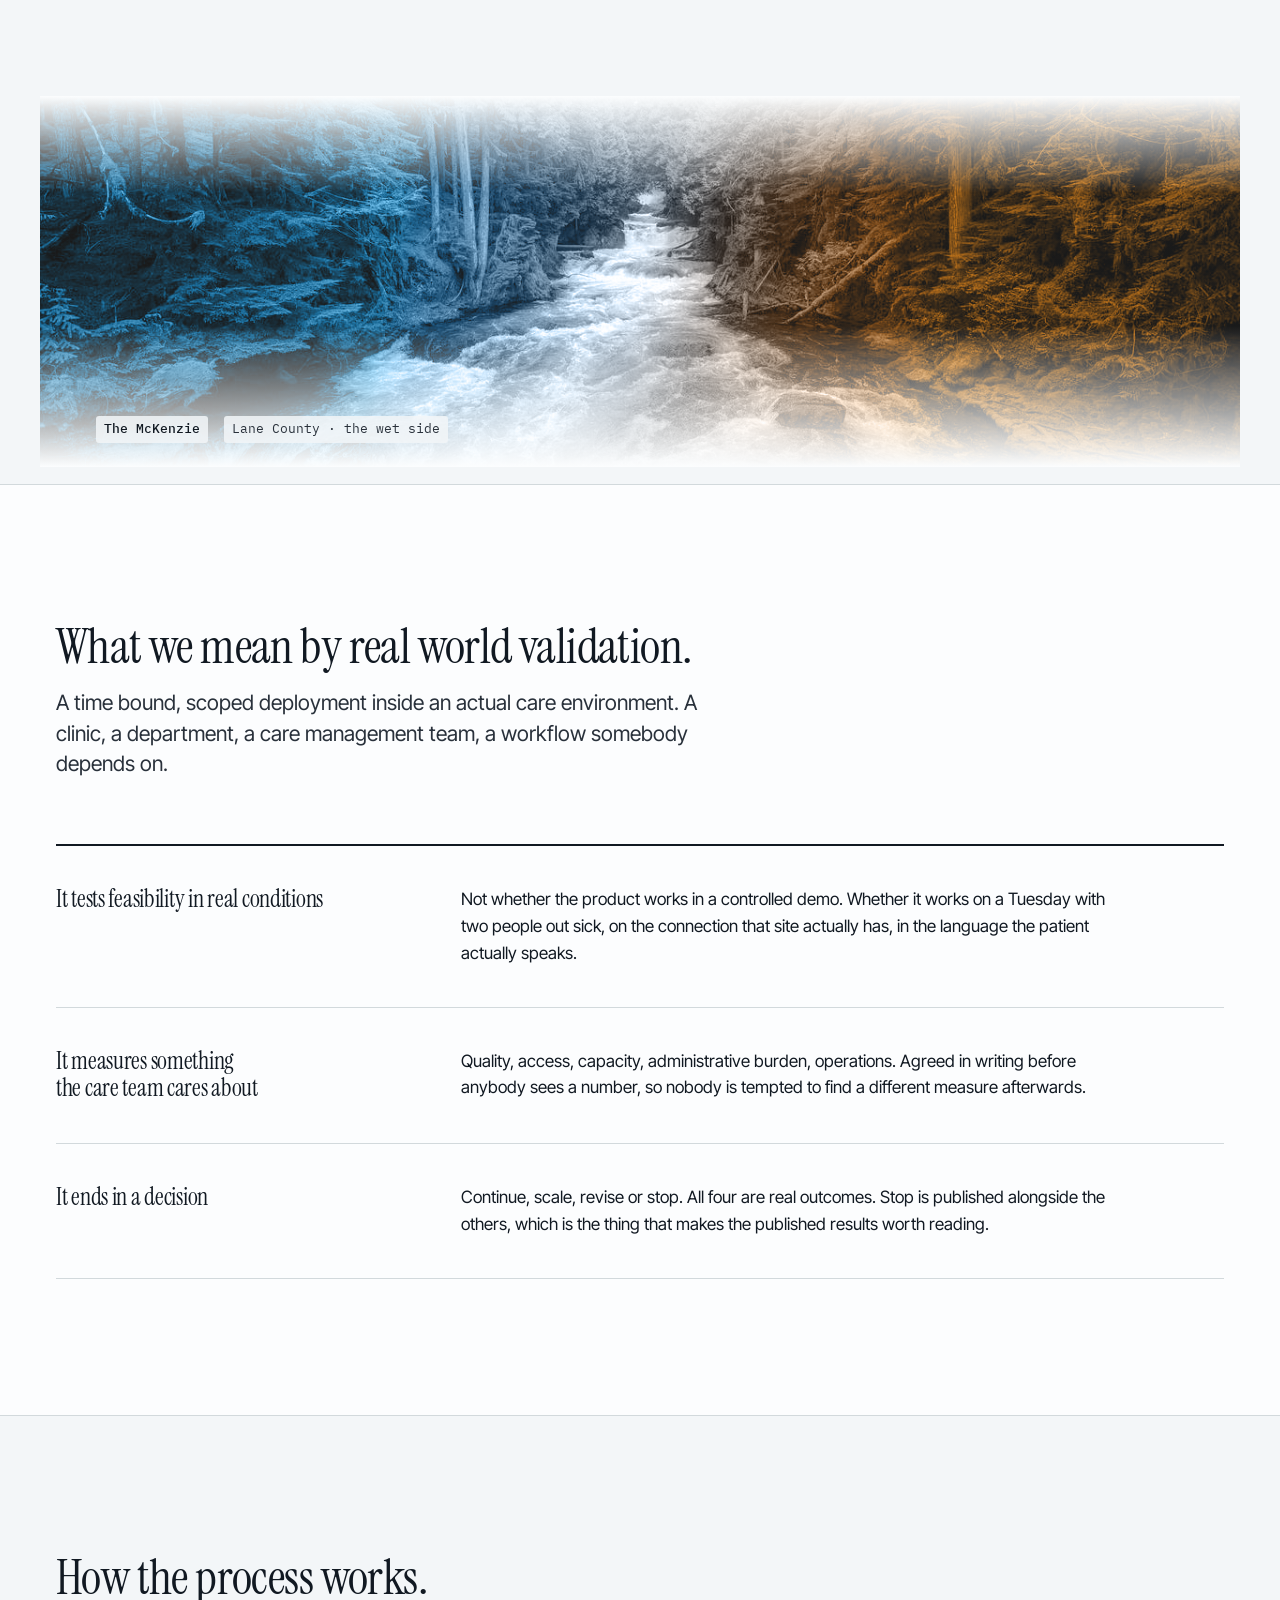
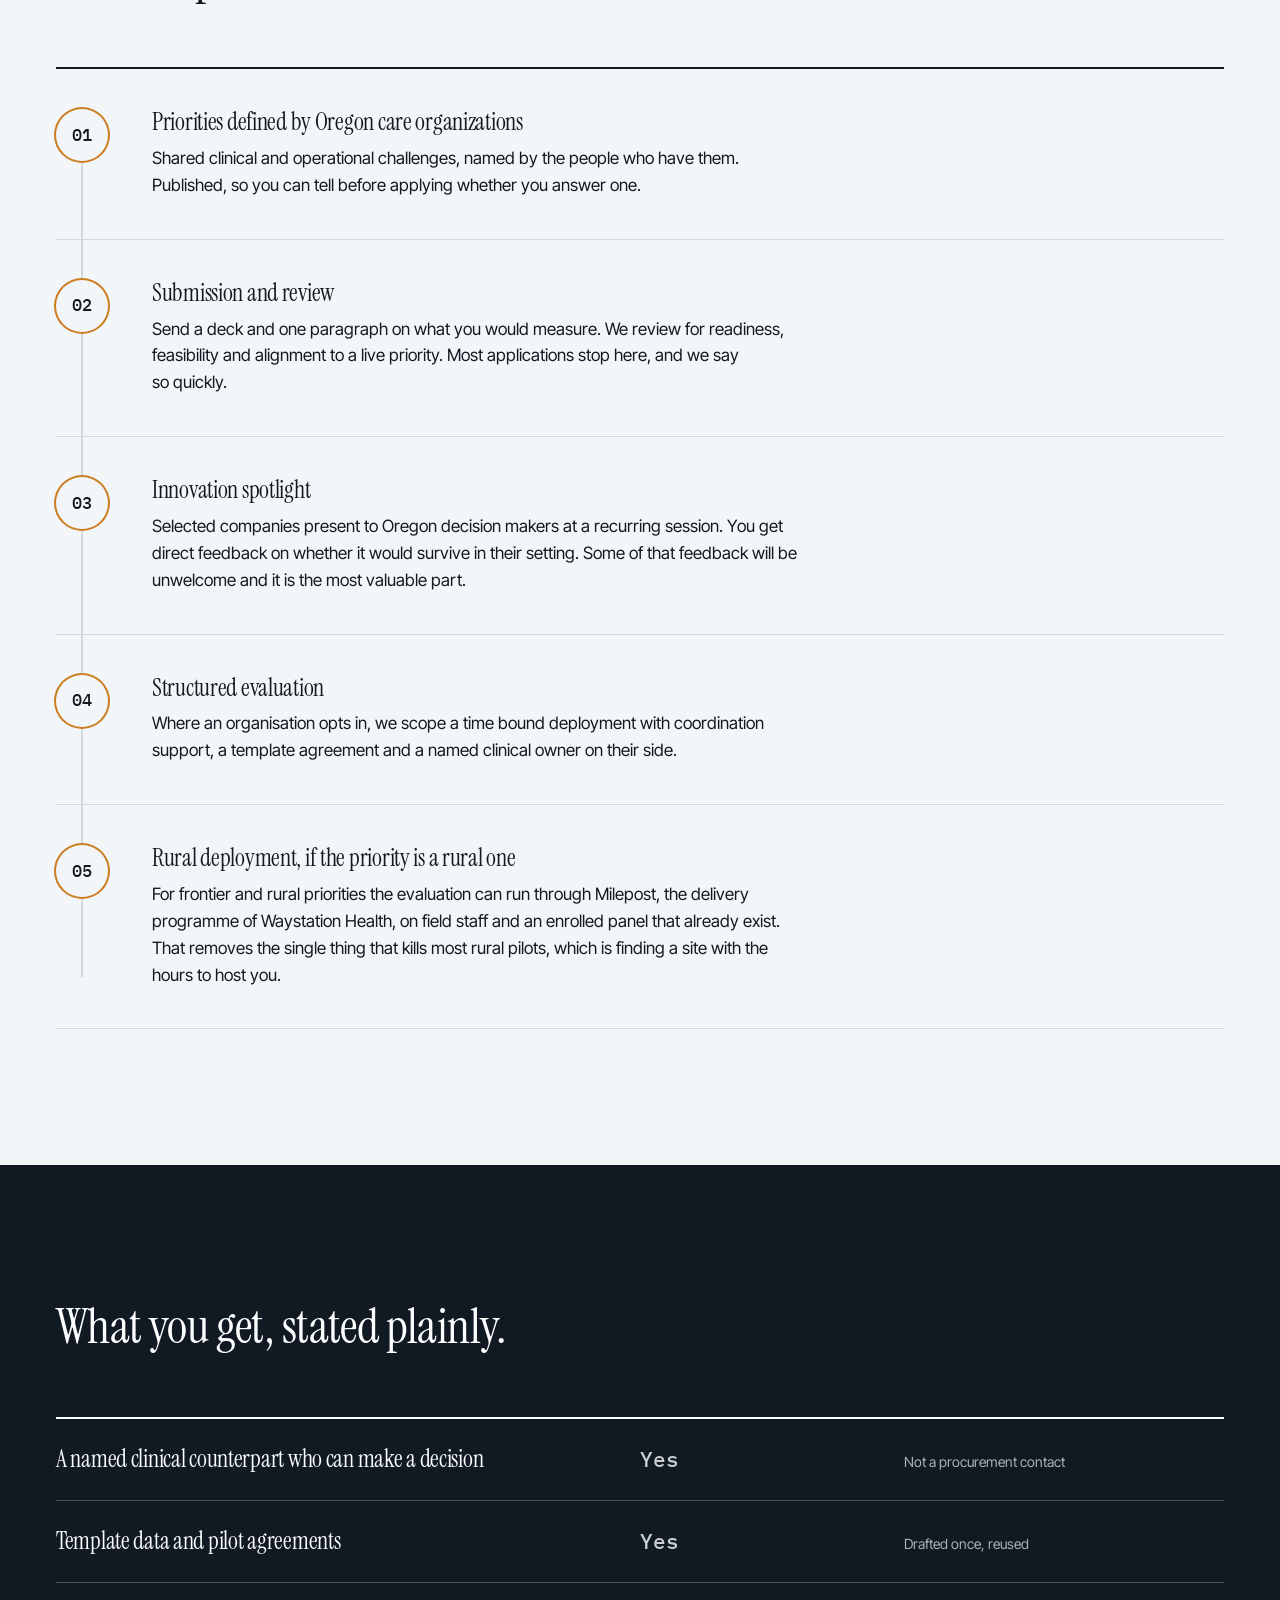
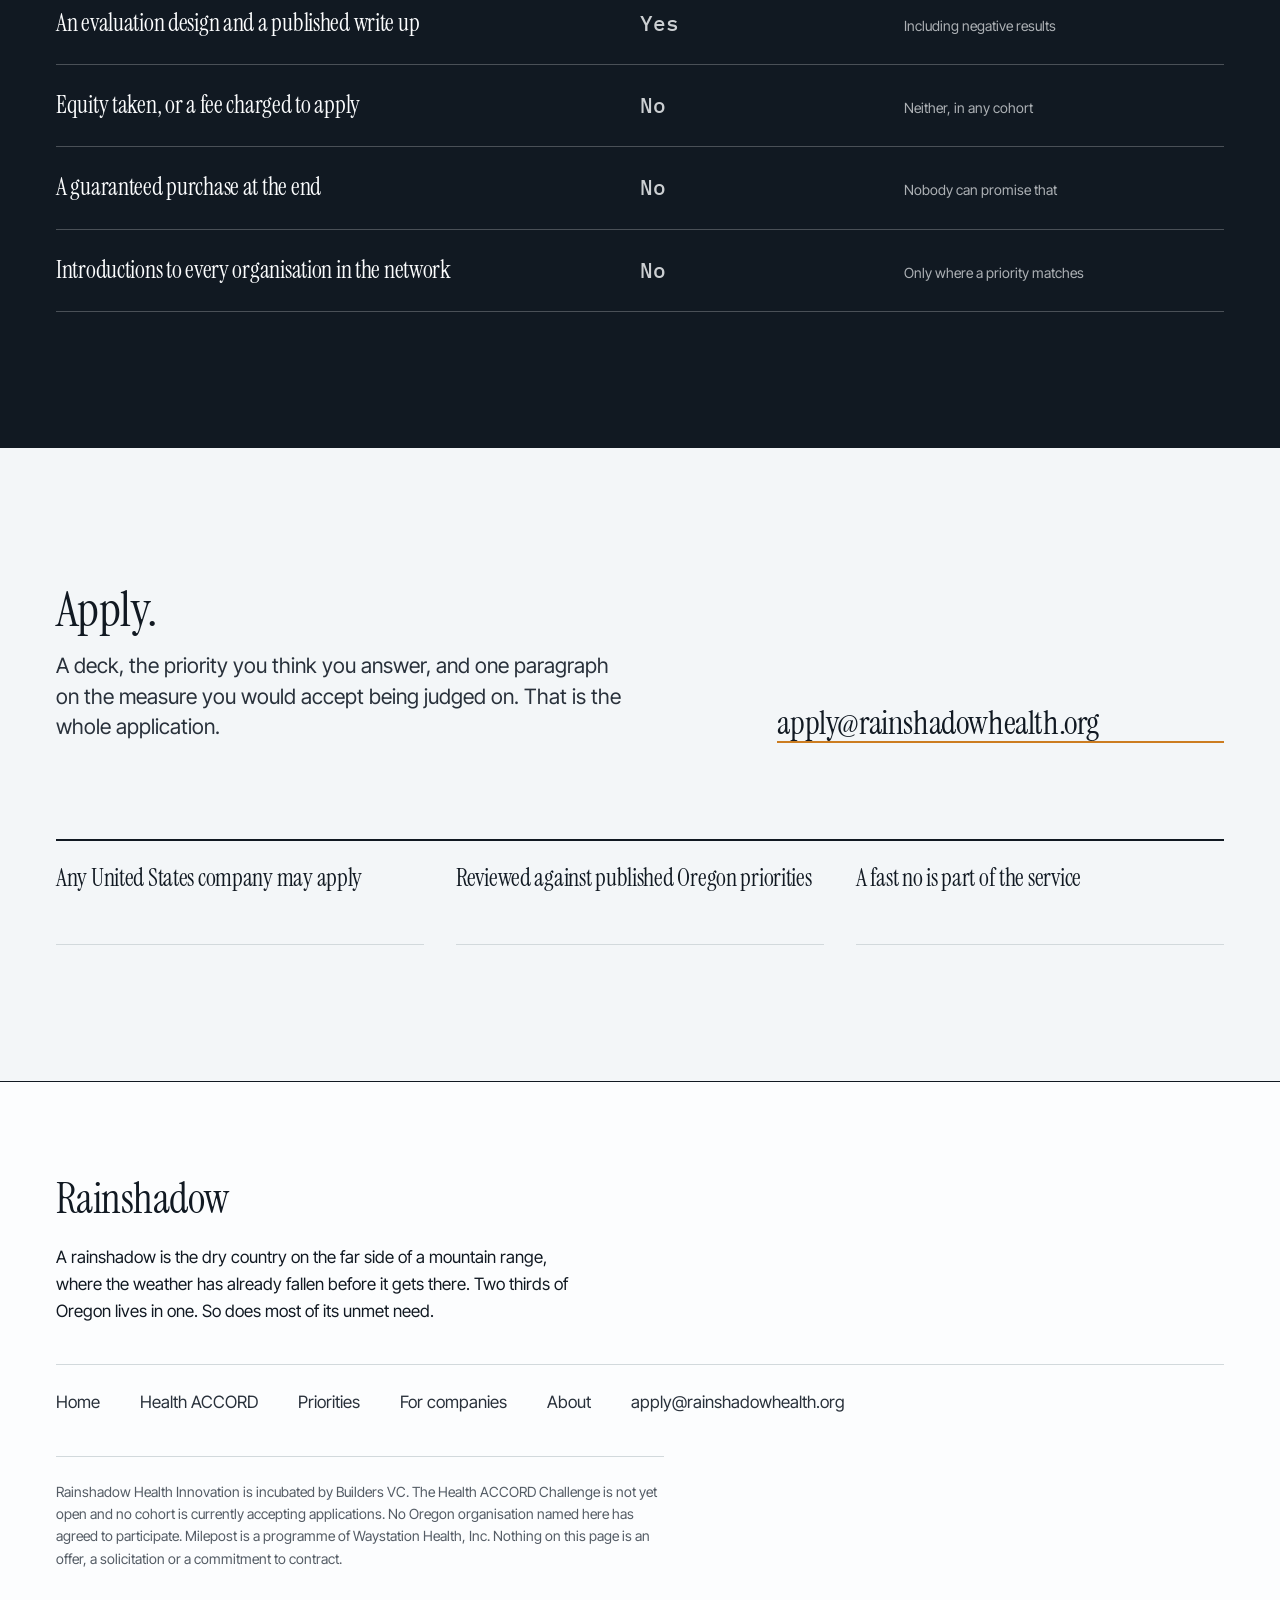
<file: apply.html>
<!doctype html>
<html lang="en">
<head>
<meta charset="utf-8">
<meta name="viewport" content="width=device-width, initial-scale=1">
<title>For health technology companies &middot; Rainshadow Health Innovation</title>
<meta name="description" content="Apply to the Health ACCORD Challenge. Structured, time bound evaluations of pilot ready health technology inside live Oregon care settings, with clear scope, measures and stop points.">
<link rel="canonical" href="https://rainshadowhealth.org/apply.html">
<link rel="preconnect" href="https://fonts.googleapis.com">
<link rel="preconnect" href="https://fonts.gstatic.com" crossorigin>
<link href="https://fonts.googleapis.com/css2?family=IBM+Plex+Mono:wght@400;500&family=Instrument+Serif:ital@0;1&family=Inter+Tight:wght@400;500&display=swap" rel="stylesheet">
<link rel="stylesheet" href="./style.css?v=1">
<link rel="icon" href="data:image/svg+xml,<svg xmlns='http://www.w3.org/2000/svg' viewBox='0 0 30 26'><path d='M1 24 L11 6 L19 16 L29 24' fill='none' stroke='%23123047' stroke-width='2.6' stroke-linejoin='round' stroke-linecap='round'/><circle cx='24.5' cy='6' r='2.8' fill='%23C98236'/></svg>">
</head>
<body>

<header class="masthead">
  <div class="container masthead__inner">
    <a class="wordmark" href="index.html">
      <svg width="30" height="26" viewBox="0 0 30 26" aria-hidden="true">
        <path d="M1 24 L11 6 L19 16 L29 24" fill="none" stroke="var(--color-ink)" stroke-width="2.4" stroke-linejoin="round" stroke-linecap="round"/>
        <path d="M3.2 3 L1.8 7.6 M8 2 L6.6 6.6 M12.8 4.4 L11.4 9" stroke="var(--color-west)" stroke-width="1.8" stroke-linecap="round"/>
        <circle cx="24.5" cy="6" r="2.8" fill="var(--color-east)"/>
      </svg>
      Rainshadow
    </a>
    <nav aria-label="Primary">
      <a href="index.html">Home</a>
      <a href="accord.html">Health ACCORD</a>
      <a href="priorities.html">Priorities</a>
      <a href="apply.html" aria-current="page">For companies</a>
      <a href="about.html">About</a>
      <a href="mailto:hello@rainshadowhealth.org">Join</a>
    </nav>
  </div>
</header>

<main>

  <section class="phero">
    <div class="container">
      <h1>From an Oregon priority to real world validation.</h1>
      <p class="lead">Health ACCORD connects pilot ready health technology companies with Oregon care organizations for structured, time bound evaluations. Software, data and workflow products, whether FDA cleared or outside its remit.</p>
      <div class="hero__actions">
        <a class="btn btn--primary" href="mailto:apply@rainshadowhealth.org?subject=Health%20ACCORD%20application">Send your deck</a>
        <a class="btn" href="priorities.html">Read the priorities first</a>
      </div>
      <p class="also">You do not need to be based in Oregon. Most of the companies we want are not.</p>
    </div>
  </section>

  <section class="section">
    <div class="container">
      <div class="head">
        <h2>Who this is for, and who it is not.</h2>
        <p class="lead">Read the right hand column honestly. A wrong fit costs you four months and costs a clinic more than that.</p>
      </div>
      <div class="section__body">
        <div class="fit">
          <div class="fit__col">
            <h3>A fit if you are</h3>
            <ul>
              <li><svg class="ico" viewBox="0 0 24 24" aria-hidden="true"><circle cx="12" cy="12" r="9"/><path d="m8 12.2 2.8 2.8L16 9.6"/></svg>Pilot ready, with a product that can be deployed now</li>
              <li><svg class="ico" viewBox="0 0 24 24" aria-hidden="true"><circle cx="12" cy="12" r="9"/><path d="m8 12.2 2.8 2.8L16 9.6"/></svg>Able to show value in one to three months without FDA clearance or a clinical trial</li>
              <li><svg class="ico" viewBox="0 0 24 24" aria-hidden="true"><circle cx="12" cy="12" r="9"/><path d="m8 12.2 2.8 2.8L16 9.6"/></svg>Able to run a structured evaluation with defined scope and success measures</li>
              <li><svg class="ico" viewBox="0 0 24 24" aria-hidden="true"><circle cx="12" cy="12" r="9"/><path d="m8 12.2 2.8 2.8L16 9.6"/></svg>Ready for real clinical operations rather than a demo environment</li>
              <li><svg class="ico" viewBox="0 0 24 24" aria-hidden="true"><circle cx="12" cy="12" r="9"/><path d="m8 12.2 2.8 2.8L16 9.6"/></svg>Willing to work in a setting with thin staffing and unreliable connectivity</li>
              <li><svg class="ico" viewBox="0 0 24 24" aria-hidden="true"><circle cx="12" cy="12" r="9"/><path d="m8 12.2 2.8 2.8L16 9.6"/></svg>Open to learning, with no guaranteed sale at the end</li>
            </ul>
          </div>
          <div class="fit__col fit__col--no">
            <h3>Not a fit if you are</h3>
            <ul>
              <li><svg class="ico" viewBox="0 0 24 24" aria-hidden="true"><circle cx="12" cy="12" r="9"/><path d="m8.8 8.8 6.4 6.4M15.2 8.8l-6.4 6.4"/></svg>Pre product or concept only</li>
              <li><svg class="ico" viewBox="0 0 24 24" aria-hidden="true"><circle cx="12" cy="12" r="9"/><path d="m8.8 8.8 6.4 6.4M15.2 8.8l-6.4 6.4"/></svg>Building an FDA regulated device, diagnostic or therapeutic that is not yet cleared</li>
              <li><svg class="ico" viewBox="0 0 24 24" aria-hidden="true"><circle cx="12" cy="12" r="9"/><path d="m8.8 8.8 6.4 6.4M15.2 8.8l-6.4 6.4"/></svg>Currently in the clearance process and dependent on it to show value</li>
              <li><svg class="ico" viewBox="0 0 24 24" aria-hidden="true"><circle cx="12" cy="12" r="9"/><path d="m8.8 8.8 6.4 6.4M15.2 8.8l-6.4 6.4"/></svg>Dependent on a clinical trial to demonstrate anything</li>
              <li><svg class="ico" viewBox="0 0 24 24" aria-hidden="true"><circle cx="12" cy="12" r="9"/><path d="m8.8 8.8 6.4 6.4M15.2 8.8l-6.4 6.4"/></svg>Looking for guaranteed customers or a fast procurement</li>
              <li><svg class="ico" viewBox="0 0 24 24" aria-hidden="true"><circle cx="12" cy="12" r="9"/><path d="m8.8 8.8 6.4 6.4M15.2 8.8l-6.4 6.4"/></svg>Expecting a logo placement rather than a result</li>
            </ul>
          </div>
        </div>
      </div>
    </div>
  </section>

  <figure class="band band--onpaper2">
    <img src="./img/mckenzie-river.jpg" srcset="./img/mckenzie-river-sm.jpg 800w, ./img/mckenzie-river.jpg 1280w"
         sizes="100vw" alt="The McKenzie River running through Oregon forest" loading="lazy" decoding="async">
    <figcaption><b>The McKenzie</b> <span>Lane County &middot; the wet side</span></figcaption>
  </figure>


  <section class="section section--paper2">
    <div class="container">
      <div class="head">
        <h2>What we mean by real world validation.</h2>
        <p class="lead">A time bound, scoped deployment inside an actual care environment. A clinic, a department, a care management team, a workflow somebody depends on.</p>
      </div>
      <div class="section__body">
        <div class="rows">
          <div class="rows__row">
            <h3>It tests feasibility in real conditions</h3>
            <p>Not whether the product works in a controlled demo. Whether it works on a Tuesday with two people out sick, on the connection that site actually has, in the language the patient actually speaks.</p>
          </div>
          <div class="rows__row">
            <h3>It measures something the care team cares about</h3>
            <p>Quality, access, capacity, administrative burden, operations. Agreed in writing before anybody sees a number, so nobody is tempted to find a different measure afterwards.</p>
          </div>
          <div class="rows__row">
            <h3>It ends in a decision</h3>
            <p>Continue, scale, revise or stop. All four are real outcomes. Stop is published alongside the others, which is the thing that makes the published results worth reading.</p>
          </div>
        </div>
      </div>
    </div>
  </section>

  <section class="section">
    <div class="container">
      <div class="head">
        <h2>How the process works.</h2>
      </div>
      <div class="section__body">
        <ol class="steps steps--flow">
          <li class="steps__row"><p class="steps__n">01</p><div><h3>Priorities defined by Oregon care organizations</h3><p>Shared clinical and operational challenges, named by the people who have them. Published, so you can tell before applying whether you answer one.</p></div></li>
          <li class="steps__row"><p class="steps__n">02</p><div><h3>Submission and review</h3><p>Send a deck and one paragraph on what you would measure. We review for readiness, feasibility and alignment to a live priority. Most applications stop here, and we say so quickly.</p></div></li>
          <li class="steps__row"><p class="steps__n">03</p><div><h3>Innovation spotlight</h3><p>Selected companies present to Oregon decision makers at a recurring session. You get direct feedback on whether it would survive in their setting. Some of that feedback will be unwelcome and it is the most valuable part.</p></div></li>
          <li class="steps__row"><p class="steps__n">04</p><div><h3>Structured evaluation</h3><p>Where an organisation opts in, we scope a time bound deployment with coordination support, a template agreement and a named clinical owner on their side.</p></div></li>
          <li class="steps__row"><p class="steps__n">05</p><div><h3>Rural deployment, if the priority is a rural one</h3><p>For frontier and rural priorities the evaluation can run through Milepost, the delivery programme of Waystation Health, on field staff and an enrolled panel that already exist. That removes the single thing that kills most rural pilots, which is finding a site with the hours to host you.</p></div></li>
        </ol>
      </div>
    </div>
  </section>

  <section class="section section--ink">
    <div class="container">
      <div class="head">
        <h2>What you get, stated plainly.</h2>
      </div>
      <div class="section__body">
        <div class="index">
          <div class="index__row"><h3>A named clinical counterpart who can make a decision</h3><p class="amount">Yes</p><p class="state">Not a procurement contact</p></div>
          <div class="index__row"><h3>Template data and pilot agreements</h3><p class="amount">Yes</p><p class="state">Drafted once, reused</p></div>
          <div class="index__row"><h3>An evaluation design and a published write up</h3><p class="amount">Yes</p><p class="state">Including negative results</p></div>
          <div class="index__row"><h3>Equity taken, or a fee charged to apply</h3><p class="amount">No</p><p class="state">Neither, in any cohort</p></div>
          <div class="index__row"><h3>A guaranteed purchase at the end</h3><p class="amount">No</p><p class="state">Nobody can promise that</p></div>
          <div class="index__row"><h3>Introductions to every organisation in the network</h3><p class="amount">No</p><p class="state">Only where a priority matches</p></div>
        </div>
      </div>
    </div>
  </section>

  <section class="section close">
    <div class="container">
      <div class="close__top">
        <div class="head">
          <h2>Apply.</h2>
          <p class="lead">A deck, the priority you think you answer, and one paragraph on the measure you would accept being judged on. That is the whole application.</p>
        </div>
        <a class="mailto" href="mailto:apply@rainshadowhealth.org?subject=Health%20ACCORD%20application">apply@rainshadowhealth.org</a>
      </div>
      <div class="creds">
        <div>Any United States company may apply</div>
        <div>Reviewed against published Oregon priorities</div>
        <div>A fast no is part of the service</div>
      </div>
    </div>
  </section>

</main>

<footer class="mast">
  <div class="container">
    <p class="mast__name">Rainshadow</p>
    <p class="mast__meaning">A rainshadow is the dry country on the far side of a mountain range, where the weather has already fallen before it gets there. Two thirds of Oregon lives in one. So does most of its unmet need.</p>
    <div class="mast__links">
      <a href="index.html">Home</a>
      <a href="accord.html">Health ACCORD</a>
      <a href="priorities.html">Priorities</a>
      <a href="apply.html">For companies</a>
      <a href="about.html">About</a>
      <a href="mailto:apply@rainshadowhealth.org">apply@rainshadowhealth.org</a>
    </div>
    <p class="mast__legal">Rainshadow Health Innovation is incubated by Builders VC. The Health ACCORD Challenge is not yet open and no cohort is currently accepting applications. No Oregon organisation named here has agreed to participate. Milepost is a programme of Waystation Health, Inc. Nothing on this page is an offer, a solicitation or a commitment to contract.</p>
  </div>
</footer>

</body>
</html>
</file>
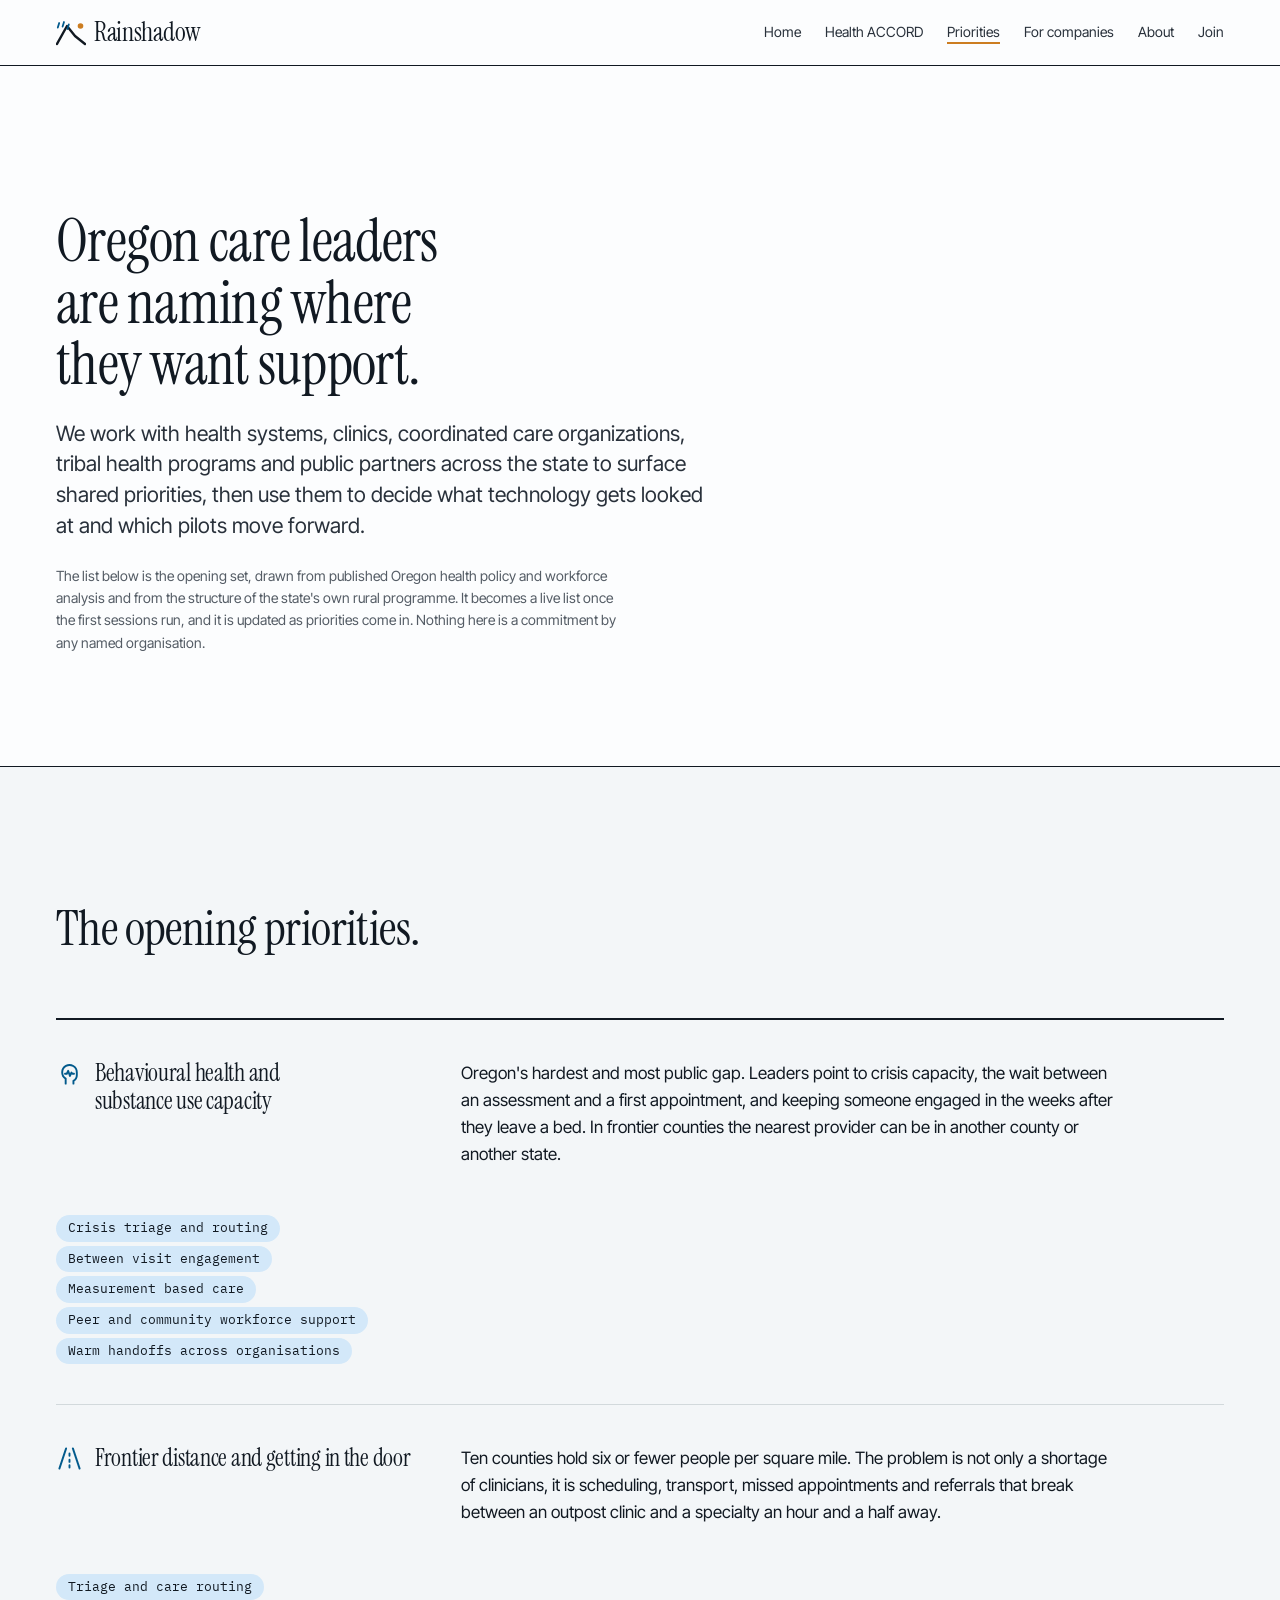
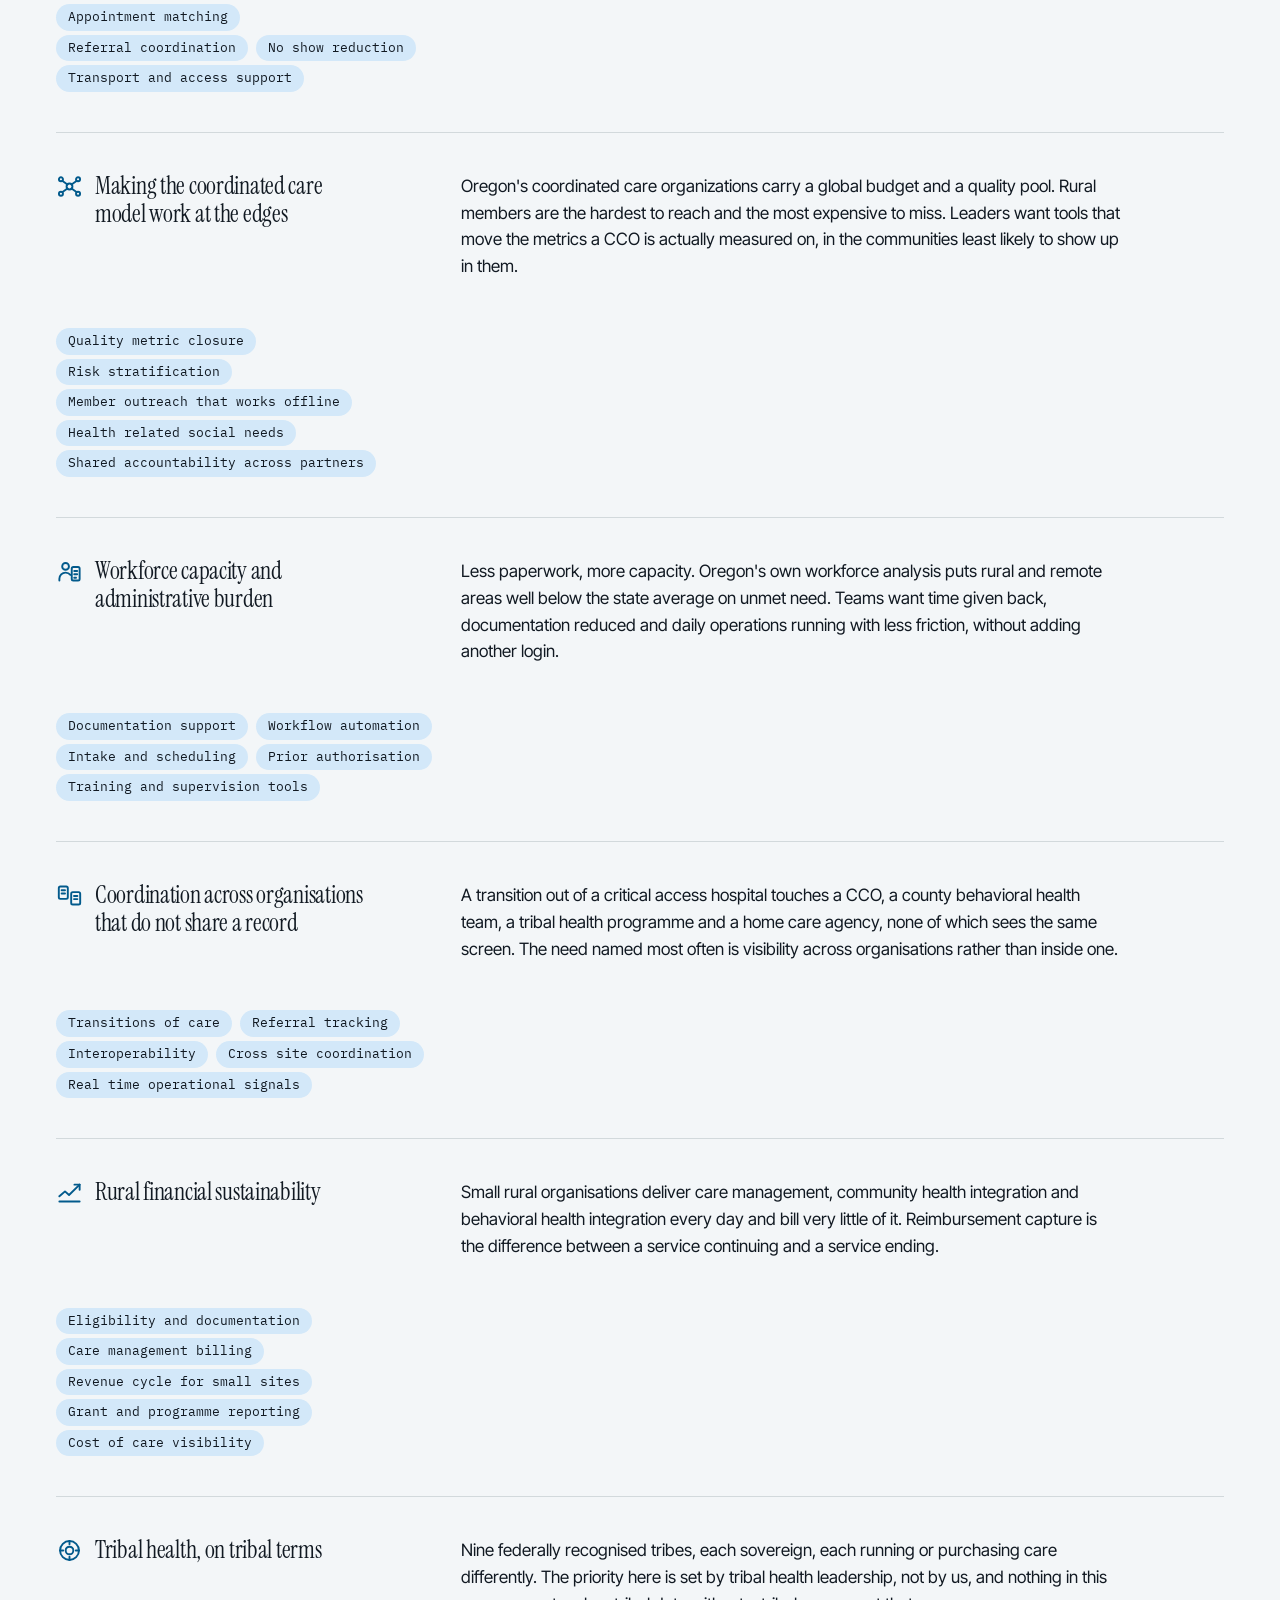
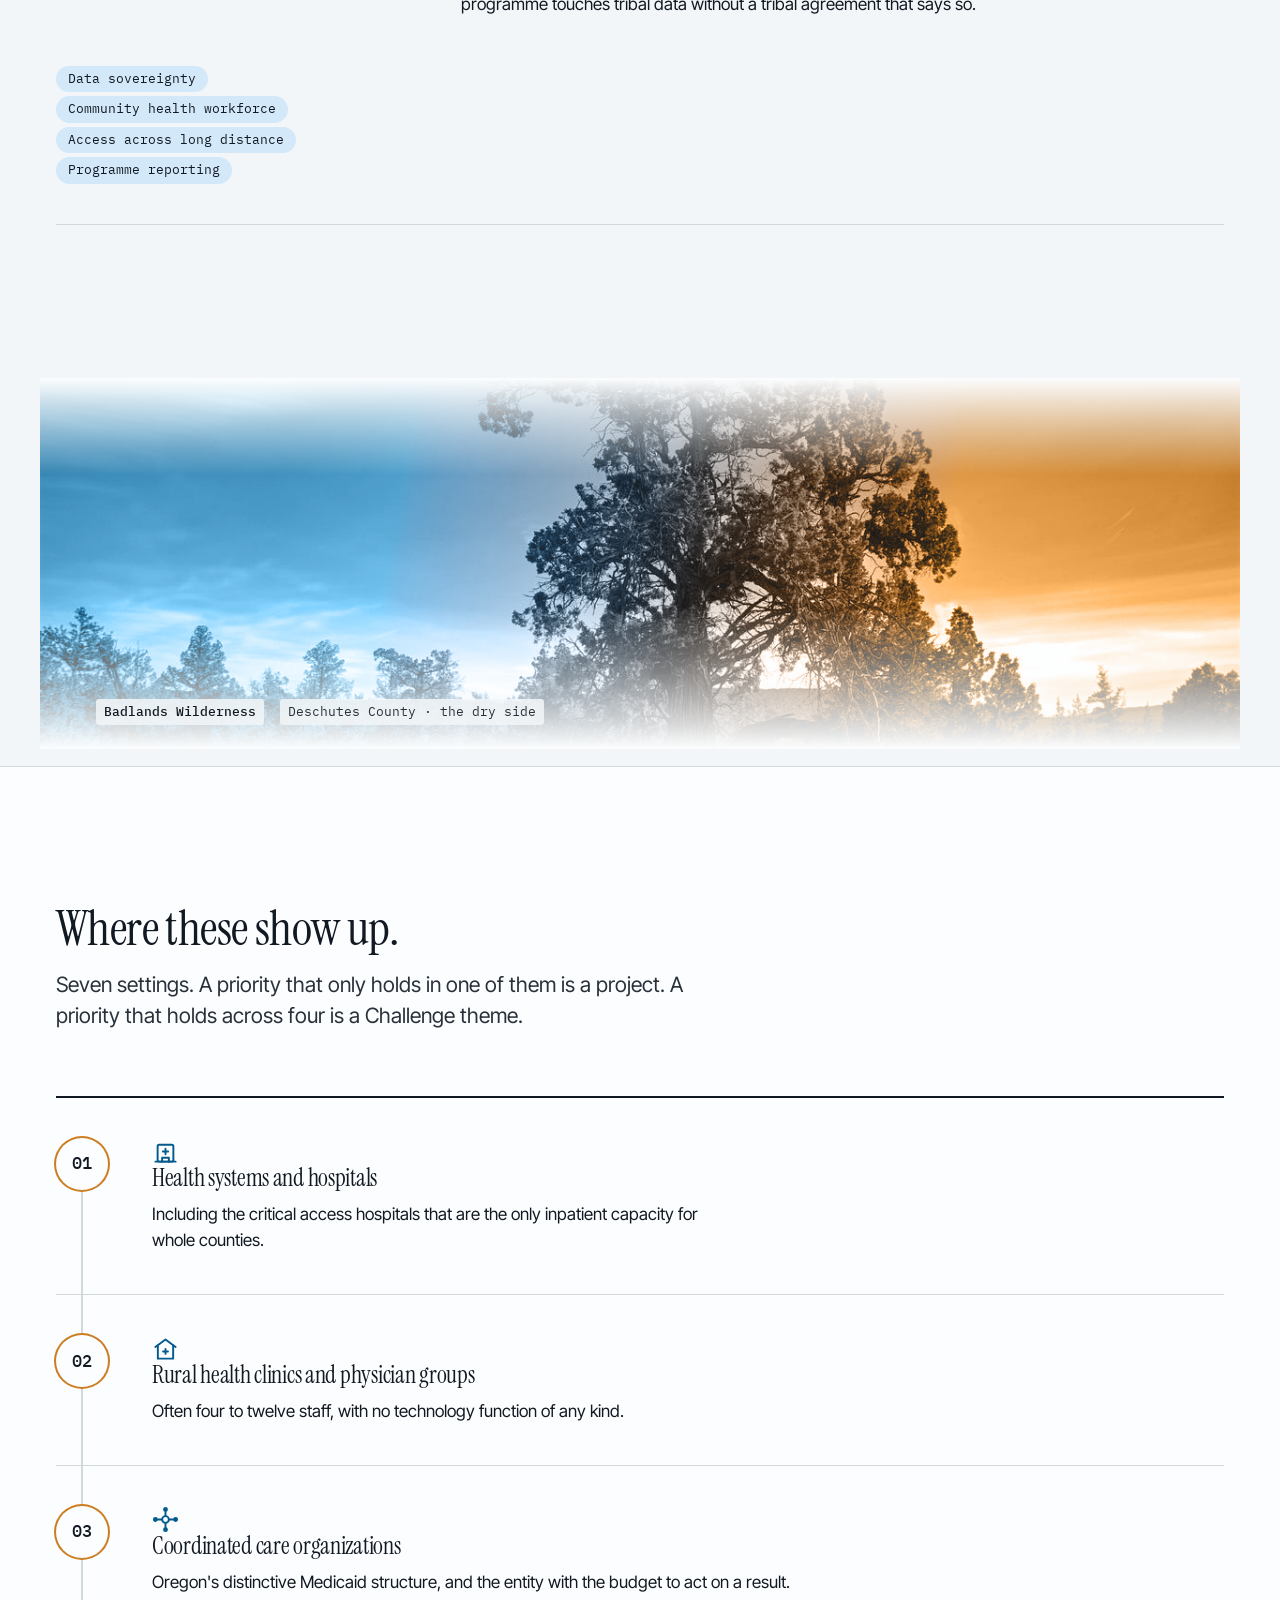
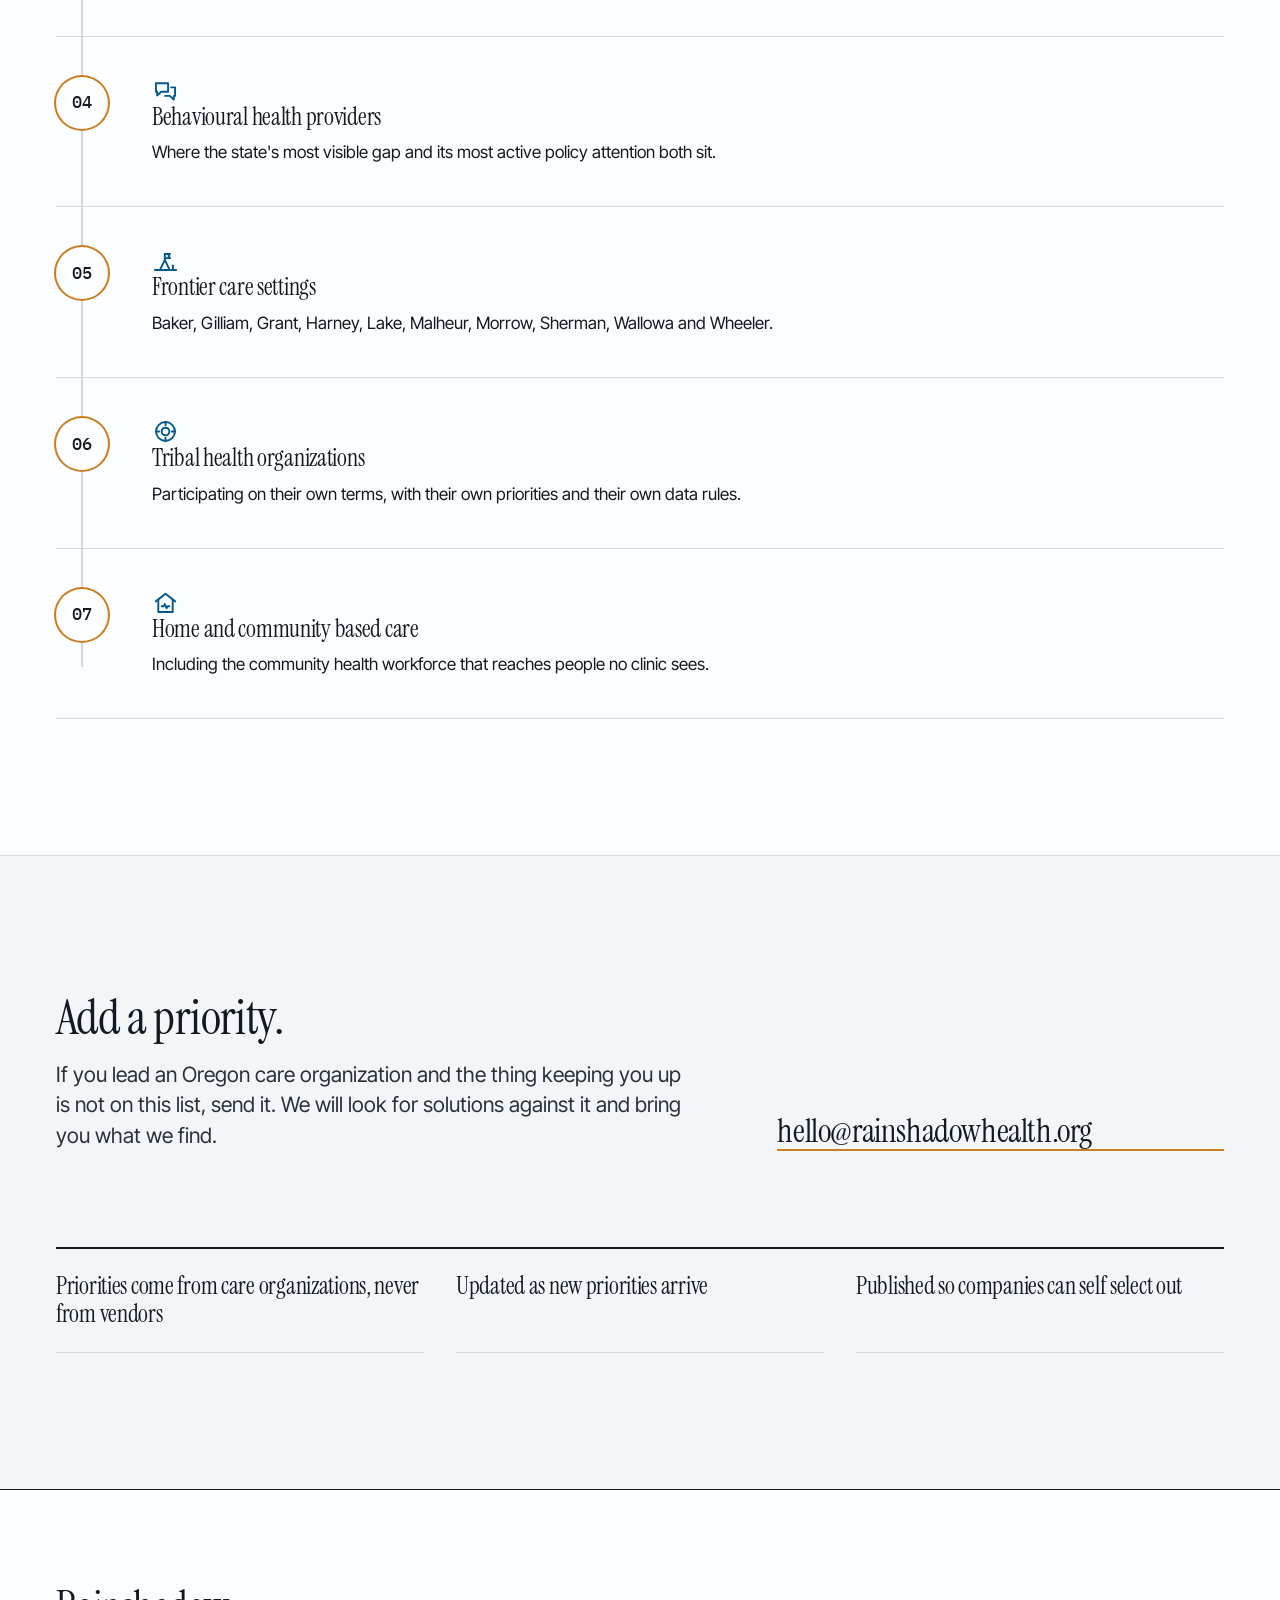
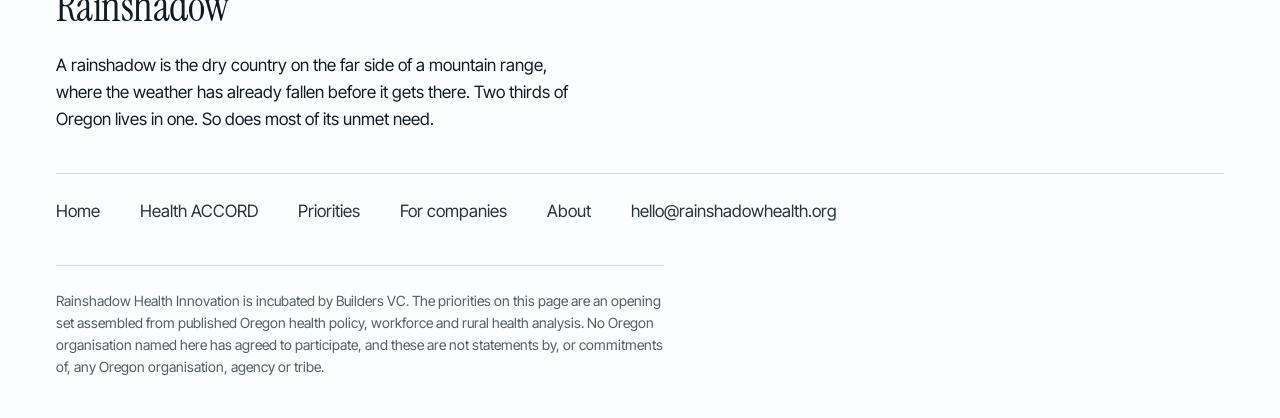
<file: priorities.html>
<!doctype html>
<html lang="en">
<head>
<meta charset="utf-8">
<meta name="viewport" content="width=device-width, initial-scale=1">
<title>Oregon care priorities &middot; Rainshadow Health Innovation</title>
<meta name="description" content="The shared priorities Oregon care leaders are naming, and the kinds of companies that tend to fit them. These priorities drive what Rainshadow looks for and which pilots move forward.">
<link rel="canonical" href="https://rainshadowhealth.org/priorities.html">
<link rel="preconnect" href="https://fonts.googleapis.com">
<link rel="preconnect" href="https://fonts.gstatic.com" crossorigin>
<link href="https://fonts.googleapis.com/css2?family=IBM+Plex+Mono:wght@400;500&family=Instrument+Serif:ital@0;1&family=Inter+Tight:wght@400;500&display=swap" rel="stylesheet">
<link rel="stylesheet" href="./style.css?v=1">
<link rel="icon" href="data:image/svg+xml,<svg xmlns='http://www.w3.org/2000/svg' viewBox='0 0 30 26'><path d='M1 24 L11 6 L19 16 L29 24' fill='none' stroke='%23123047' stroke-width='2.6' stroke-linejoin='round' stroke-linecap='round'/><circle cx='24.5' cy='6' r='2.8' fill='%23C98236'/></svg>">
</head>
<body>

<header class="masthead">
  <div class="container masthead__inner">
    <a class="wordmark" href="index.html">
      <svg width="30" height="26" viewBox="0 0 30 26" aria-hidden="true">
        <path d="M1 24 L11 6 L19 16 L29 24" fill="none" stroke="var(--color-ink)" stroke-width="2.4" stroke-linejoin="round" stroke-linecap="round"/>
        <path d="M3.2 3 L1.8 7.6 M8 2 L6.6 6.6 M12.8 4.4 L11.4 9" stroke="var(--color-west)" stroke-width="1.8" stroke-linecap="round"/>
        <circle cx="24.5" cy="6" r="2.8" fill="var(--color-east)"/>
      </svg>
      Rainshadow
    </a>
    <nav aria-label="Primary">
      <a href="index.html">Home</a>
      <a href="accord.html">Health ACCORD</a>
      <a href="priorities.html" aria-current="page">Priorities</a>
      <a href="apply.html">For companies</a>
      <a href="about.html">About</a>
      <a href="mailto:hello@rainshadowhealth.org">Join</a>
    </nav>
  </div>
</header>

<main>

  <section class="phero">
    <div class="container">
      <h1>Oregon care leaders are naming where they want support.</h1>
      <p class="lead">We work with health systems, clinics, coordinated care organizations, tribal health programs and public partners across the state to surface shared priorities, then use them to decide what technology gets looked at and which pilots move forward.</p>
      <p class="also">The list below is the opening set, drawn from published Oregon health policy and workforce analysis and from the structure of the state's own rural programme. It becomes a live list once the first sessions run, and it is updated as priorities come in. Nothing here is a commitment by any named organisation.</p>
    </div>
  </section>

  <section class="section">
    <div class="container">
      <div class="head">
        <h2>The opening priorities.</h2>
      </div>
      <div class="section__body">
        <div class="rows">

          <div class="rows__row">
            <h3><svg class="ico" viewBox="0 0 24 24" aria-hidden="true"><path d="M15.5 21v-2.4a5.6 5.6 0 0 0 3-5V11a6.5 6.5 0 1 0-9.9 5.5V21"/><path d="M8 12.2h1.6l1.2-2.6 1.6 4.6 1.3-3 .9 1h1.4"/></svg>Behavioural health and substance use capacity</h3>
            <p>Oregon's hardest and most public gap. Leaders point to crisis capacity, the wait between an assessment and a first appointment, and keeping someone engaged in the weeks after they leave a bed. In frontier counties the nearest provider can be in another county or another state.</p>
            <ul><li>Crisis triage and routing</li><li>Between visit engagement</li><li>Measurement based care</li><li>Peer and community workforce support</li><li>Warm handoffs across organisations</li></ul>
          </div>

          <div class="rows__row">
            <h3><svg class="ico" viewBox="0 0 24 24" aria-hidden="true"><path d="M3 21 9 3"/><path d="M21 21 15 3"/><path d="M12 7.5v2M12 13v2M12 18v2"/></svg>Frontier distance and getting in the door</h3>
            <p>Ten counties hold six or fewer people per square mile. The problem is not only a shortage of clinicians, it is scheduling, transport, missed appointments and referrals that break between an outpost clinic and a specialty an hour and a half away.</p>
            <ul><li>Triage and care routing</li><li>Appointment matching</li><li>Referral coordination</li><li>No show reduction</li><li>Transport and access support</li></ul>
          </div>

          <div class="rows__row">
            <h3><svg class="ico" viewBox="0 0 24 24" aria-hidden="true"><circle cx="12" cy="12" r="2.6"/><circle cx="4.4" cy="5.6" r="1.8"/><circle cx="19.6" cy="5.6" r="1.8"/><circle cx="4.4" cy="18.4" r="1.8"/><circle cx="19.6" cy="18.4" r="1.8"/><path d="m10.2 10.3-4.4-3.2M13.8 10.3l4.4-3.2M10.2 13.7l-4.4 3.2M13.8 13.7l4.4 3.2"/></svg>Making the coordinated care model work at the edges</h3>
            <p>Oregon's coordinated care organizations carry a global budget and a quality pool. Rural members are the hardest to reach and the most expensive to miss. Leaders want tools that move the metrics a CCO is actually measured on, in the communities least likely to show up in them.</p>
            <ul><li>Quality metric closure</li><li>Risk stratification</li><li>Member outreach that works offline</li><li>Health related social needs</li><li>Shared accountability across partners</li></ul>
          </div>

          <div class="rows__row">
            <h3><svg class="ico" viewBox="0 0 24 24" aria-hidden="true"><circle cx="8.5" cy="7.5" r="3"/><path d="M3 20v-1.5A5.5 5.5 0 0 1 8.5 13a5.5 5.5 0 0 1 4.3 2"/><rect x="14" y="8" width="7" height="12" rx="1.4"/><path d="M16.2 11.5h2.6M16.2 14.5h2.6M16.2 17.5h1.6"/></svg>Workforce capacity and administrative burden</h3>
            <p>Less paperwork, more capacity. Oregon's own workforce analysis puts rural and remote areas well below the state average on unmet need. Teams want time given back, documentation reduced and daily operations running with less friction, without adding another login.</p>
            <ul><li>Documentation support</li><li>Workflow automation</li><li>Intake and scheduling</li><li>Prior authorisation</li><li>Training and supervision tools</li></ul>
          </div>

          <div class="rows__row">
            <h3><svg class="ico" viewBox="0 0 24 24" aria-hidden="true"><rect x="2.5" y="4" width="8" height="11" rx="1.4"/><rect x="13.5" y="9" width="8" height="11" rx="1.4"/><path d="M5 7.4h3M5 10.2h3M16 12.4h3M16 15.2h3"/></svg>Coordination across organisations that do not share a record</h3>
            <p>A transition out of a critical access hospital touches a CCO, a county behavioral health team, a tribal health programme and a home care agency, none of which sees the same screen. The need named most often is visibility across organisations rather than inside one.</p>
            <ul><li>Transitions of care</li><li>Referral tracking</li><li>Interoperability</li><li>Cross site coordination</li><li>Real time operational signals</li></ul>
          </div>

          <div class="rows__row">
            <h3><svg class="ico" viewBox="0 0 24 24" aria-hidden="true"><path d="M3 20h18"/><path d="M3 15.4 8 11l3.6 3.2L21 5"/><path d="M21 9.6V5h-4.6"/></svg>Rural financial sustainability</h3>
            <p>Small rural organisations deliver care management, community health integration and behavioral health integration every day and bill very little of it. Reimbursement capture is the difference between a service continuing and a service ending.</p>
            <ul><li>Eligibility and documentation</li><li>Care management billing</li><li>Revenue cycle for small sites</li><li>Grant and programme reporting</li><li>Cost of care visibility</li></ul>
          </div>

          <div class="rows__row">
            <h3><svg class="ico" viewBox="0 0 24 24" aria-hidden="true"><circle cx="12" cy="12" r="8.4"/><circle cx="12" cy="12" r="3.4"/><path d="M12 3.6v2.8M12 17.6v2.8M3.6 12h2.8M17.6 12h2.8"/></svg>Tribal health, on tribal terms</h3>
            <p>Nine federally recognised tribes, each sovereign, each running or purchasing care differently. The priority here is set by tribal health leadership, not by us, and nothing in this programme touches tribal data without a tribal agreement that says so.</p>
            <ul><li>Data sovereignty</li><li>Community health workforce</li><li>Access across long distance</li><li>Programme reporting</li></ul>
          </div>

        </div>
      </div>
    </div>
  </section>

  <figure class="band band--onpaper2">
    <img src="./img/juniper-badlands.jpg" srcset="./img/juniper-badlands-sm.jpg 800w, ./img/juniper-badlands.jpg 1280w"
         sizes="100vw" alt="An old juniper in the Oregon high desert" loading="lazy" decoding="async">
    <figcaption><b>Badlands Wilderness</b> <span>Deschutes County &middot; the dry side</span></figcaption>
  </figure>


  <section class="section section--paper2">
    <div class="container">
      <div class="head">
        <h2>Where these show up.</h2>
        <p class="lead">Seven settings. A priority that only holds in one of them is a project. A priority that holds across four is a Challenge theme.</p>
      </div>
      <div class="section__body">
        <ol class="steps steps--flow">
          <li class="steps__row"><p class="steps__n">01</p><div><h3><svg class="ico" viewBox="0 0 24 24" aria-hidden="true"><path d="M3 21h18"/><rect x="5" y="6" width="14" height="15" rx="1.4"/><path d="M12 9.6v4.8M9.6 12h4.8"/><path d="M9 21v-3.4h6V21"/></svg>Health systems and hospitals</h3><p>Including the critical access hospitals that are the only inpatient capacity for whole counties.</p></div></li>
          <li class="steps__row"><p class="steps__n">02</p><div><h3><svg class="ico" viewBox="0 0 24 24" aria-hidden="true"><path d="M3 10.6 12 4l9 6.6"/><path d="M5.2 9.2V21h13.6V9.2"/><path d="M12 12.4v4.4M9.8 14.6h4.4"/></svg>Rural health clinics and physician groups</h3><p>Often four to twelve staff, with no technology function of any kind.</p></div></li>
          <li class="steps__row"><p class="steps__n">03</p><div><h3><svg class="ico" viewBox="0 0 24 24" aria-hidden="true"><circle cx="12" cy="12" r="3"/><path d="M12 3v6M12 15v6M3 12h6M15 12h6"/><circle cx="12" cy="3" r="1.3"/><circle cx="12" cy="21" r="1.3"/><circle cx="3" cy="12" r="1.3"/><circle cx="21" cy="12" r="1.3"/></svg>Coordinated care organizations</h3><p>Oregon's distinctive Medicaid structure, and the entity with the budget to act on a result.</p></div></li>
          <li class="steps__row"><p class="steps__n">04</p><div><h3><svg class="ico" viewBox="0 0 24 24" aria-hidden="true"><path d="M3.5 5.5h10.8v7.6H8.2L4.6 16.4v-3.3H3.5z"/><path d="M17 9.2h3.5v7.6h-1.1v3.3l-3.6-3.3h-4.2"/></svg>Behavioural health providers</h3><p>Where the state's most visible gap and its most active policy attention both sit.</p></div></li>
          <li class="steps__row"><p class="steps__n">05</p><div><h3><svg class="ico" viewBox="0 0 24 24" aria-hidden="true"><path d="M2.5 20.5h19"/><path d="m7 20.5 4.4-9 4.4 9"/><path d="M11.4 11.5V6.2"/><path d="M11.4 6.2h4.6l-1.4 1.8 1.4 1.9h-4.6"/><path d="M18.6 20.5v-4.2"/></svg>Frontier care settings</h3><p>Baker, Gilliam, Grant, Harney, Lake, Malheur, Morrow, Sherman, Wallowa and Wheeler.</p></div></li>
          <li class="steps__row"><p class="steps__n">06</p><div><h3><svg class="ico" viewBox="0 0 24 24" aria-hidden="true"><circle cx="12" cy="12" r="8.4"/><circle cx="12" cy="12" r="3.4"/><path d="M12 3.6v2.8M12 17.6v2.8M3.6 12h2.8M17.6 12h2.8"/></svg>Tribal health organizations</h3><p>Participating on their own terms, with their own priorities and their own data rules.</p></div></li>
          <li class="steps__row"><p class="steps__n">07</p><div><h3><svg class="ico" viewBox="0 0 24 24" aria-hidden="true"><path d="M3.4 11 12 4.2 20.6 11"/><path d="M5.6 9.6V20.4h12.8V9.6"/><path d="M8.6 15.4h1.8l1-2 1.6 3.6 1-1.6h1.4"/></svg>Home and community based care</h3><p>Including the community health workforce that reaches people no clinic sees.</p></div></li>
        </ol>
      </div>
    </div>
  </section>

  <section class="section close">
    <div class="container">
      <div class="close__top">
        <div class="head">
          <h2>Add a priority.</h2>
          <p class="lead">If you lead an Oregon care organization and the thing keeping you up is not on this list, send it. We will look for solutions against it and bring you what we find.</p>
        </div>
        <a class="mailto" href="mailto:hello@rainshadowhealth.org?subject=A%20priority%20to%20add">hello@rainshadowhealth.org</a>
      </div>
      <div class="creds">
        <div>Priorities come from care organizations, never from vendors</div>
        <div>Updated as new priorities arrive</div>
        <div>Published so companies can self select out</div>
      </div>
    </div>
  </section>

</main>

<footer class="mast">
  <div class="container">
    <p class="mast__name">Rainshadow</p>
    <p class="mast__meaning">A rainshadow is the dry country on the far side of a mountain range, where the weather has already fallen before it gets there. Two thirds of Oregon lives in one. So does most of its unmet need.</p>
    <div class="mast__links">
      <a href="index.html">Home</a>
      <a href="accord.html">Health ACCORD</a>
      <a href="priorities.html">Priorities</a>
      <a href="apply.html">For companies</a>
      <a href="about.html">About</a>
      <a href="mailto:hello@rainshadowhealth.org">hello@rainshadowhealth.org</a>
    </div>
    <p class="mast__legal">Rainshadow Health Innovation is incubated by Builders VC. The priorities on this page are an opening set assembled from published Oregon health policy, workforce and rural health analysis. No Oregon organisation named here has agreed to participate, and these are not statements by, or commitments of, any Oregon organisation, agency or tribe.</p>
  </div>
</footer>

</body>
</html>
</file>
<file: style.css>
/* Rainshadow Health Innovation · components
 * Sibling of the Waystation system in architecture, its own brand in every visible value.
 * No eyebrow above a heading. No tracked mono capitals as a label. Both read as generated.
 */
@import url("./tokens.css");
@import url("./base.css");

/* ---------- masthead ---------- */
.masthead { border-bottom: var(--rule-hair) solid var(--color-ink); background: var(--color-paper-2);
  position: sticky; top: 0; z-index: 300; }
.masthead__inner { display: flex; align-items: center; justify-content: space-between;
  gap: var(--space-lg); padding-block: var(--space-sm); flex-wrap: wrap; }
.wordmark { display: inline-flex; align-items: center; gap: var(--space-xs);
  font-family: var(--font-display); font-weight: var(--display-weight); font-size: var(--text-xl);
  letter-spacing: var(--tracking-display); color: var(--color-ink); text-decoration: none; }
.masthead nav { display: flex; align-items: center; gap: var(--space-lg); flex-wrap: wrap; }
.masthead nav a { font-size: var(--text-sm); color: var(--color-ink-2); text-decoration: none; }
.masthead nav a:hover, .masthead nav a[aria-current="page"] { text-decoration: underline;
  text-decoration-color: var(--color-east); text-decoration-thickness: 2px; text-underline-offset: 5px; }

/* ---------- controls ---------- */
.btn { display: inline-flex; align-items: center; justify-content: center; min-height: 48px;
  padding-inline: var(--space-lg); border: var(--rule-hair) solid var(--color-ink);
  border-radius: var(--radius-pill); font-family: var(--font-body); font-size: var(--text-md);
  font-weight: 500; text-decoration: none; white-space: nowrap;
  background: var(--color-paper-2); color: var(--color-ink);
  transition: background-color var(--dur-short) var(--ease-out), color var(--dur-short) var(--ease-out); }
.btn:hover { background: var(--color-paper-3); }
.btn--primary { background: var(--color-west); color: var(--color-accent-ink); border-color: var(--color-west); }
.btn--primary:hover { background: var(--color-ink); border-color: var(--color-ink); }

/* ---------- hero over the cross section ---------- */
.hero { position: relative; min-height: 88dvh; display: flex; align-items: flex-start;
  overflow: hidden; border-bottom: var(--rule-hair) solid var(--color-ink); }
.hero__section { position: absolute; inset: 0; width: 100%; height: 100%; display: block; z-index: 1; }
.hero__scrim { position: absolute; inset: 0; z-index: 2; pointer-events: none;
  background: linear-gradient(108deg,
    color-mix(in oklab, var(--color-paper) 72%, transparent) 0%,
    color-mix(in oklab, var(--color-paper) 46%, transparent) 42%,
    transparent 70%); }
.hero__body { position: relative; z-index: 3; width: 100%;
  padding-block: var(--space-3xl) var(--space-4xl); }
.hero h1 { max-width: 15ch; margin: 0; }
.hero .lead { max-width: 44ch; margin-top: var(--space-lg); }
.hero__actions { display: flex; gap: var(--space-sm); margin-top: var(--space-xl); flex-wrap: wrap; }

/* ---------- plain page hero ---------- */
.phero { padding-block: var(--space-4xl) var(--section-gap-s);
  border-bottom: var(--rule-hair) solid var(--color-ink); background: var(--color-paper-2); }
.phero h1 { font-size: var(--text-display-s); max-width: 18ch; }
.phero .lead { margin-top: var(--space-lg); }
.phero .hero__actions { margin-top: var(--space-xl); }

/* ---------- sections ---------- */
.section { padding-block: var(--section-gap); }
.section--tight { padding-block: var(--section-gap-s); }
.section--paper2 { background: var(--color-paper-2);
  border-block: var(--rule-hair) solid var(--color-rule); }
.section--ink { background: var(--color-ink); color: var(--color-paper-2); }
.section--ink h2, .section--ink h3 { color: var(--color-paper-2); }
.section--ink .lead, .section--ink p { color: color-mix(in oklab, var(--color-paper-2) 82%, var(--color-ink)); }
.head { max-width: 48rem; }
.head h2 { margin: 0; }
.head .lead { margin-top: var(--space-md); }
.section__body { margin-top: var(--space-2xl); }
.also { margin-top: var(--space-lg); font-size: var(--text-sm); color: var(--color-muted); max-width: 70ch; }
.also a { color: var(--color-ink-2); overflow-wrap: anywhere; }

/* ---------- audience columns ---------- */
.aud { display: grid; grid-template-columns: repeat(3, minmax(0, 1fr)); gap: var(--gap-columns);
  border-top: 2px solid var(--color-ink); }
.aud__col { padding-top: var(--space-lg); border-right: var(--rule-hair) solid var(--color-rule);
  padding-right: var(--space-lg); }
.aud__col:last-child { border-right: 0; padding-right: 0; }
.aud__col h3 { margin: 0 0 var(--space-sm); }
.aud__col p { margin: 0 0 var(--space-sm); max-width: none; }
.aud__col .sell { font-weight: 500; color: var(--color-ink); }

/* ---------- pillars ---------- */
.pillars { display: grid; grid-template-columns: repeat(3, minmax(0, 1fr)); gap: var(--gap-columns); }
.pillar { border: var(--rule-hair) solid var(--color-ink); border-radius: var(--radius-card);
  background: var(--color-paper-2); padding: var(--space-xl); display: grid;
  gap: var(--space-sm); align-content: start; }
.pillar h3 { margin: 0; }
.pillar p { margin: 0; max-width: none; }
.pillar__tag { font-family: var(--font-outlier); font-size: var(--text-xs);
  color: var(--color-east); margin: 0; }
.pillar a { color: var(--color-west); text-decoration-color: var(--color-east);
  text-decoration-thickness: 2px; }

/* ---------- statement ---------- */
.statement { font-family: var(--font-display); font-weight: var(--display-weight);
  font-size: var(--text-display-s); line-height: 1.04; letter-spacing: var(--tracking-display);
  max-width: 30ch; margin: 0; text-wrap: balance; }
.statement em { font-style: italic; color: var(--color-east); }

/* ---------- index ---------- */
.index { border-top: 2px solid currentColor; }
.index__row { display: grid; grid-template-columns: minmax(0, 7fr) minmax(0, 3fr) minmax(0, 4fr);
  gap: var(--space-lg); align-items: baseline; padding-block: var(--space-lg);
  border-bottom: var(--rule-hair) solid var(--color-rule); }
.section--ink .index__row { border-bottom-color: color-mix(in oklab, var(--color-paper-2) 24%, transparent); }
.index__row h3 { font-size: var(--text-title); margin: 0; }
.index__row .amount { font-family: var(--font-outlier); font-variant-numeric: tabular-nums;
  font-size: var(--text-lg); font-weight: 500; }
.index__row .state { font-size: var(--text-sm); color: var(--color-muted); }
.section--ink .index__row .state { color: color-mix(in oklab, var(--color-paper-2) 70%, var(--color-ink)); }
.index__total { display: grid; grid-template-columns: minmax(0, 7fr) minmax(0, 7fr);
  gap: var(--space-lg); align-items: baseline; padding-top: var(--space-lg);
  border-top: 2px solid currentColor; }
.index__total p { margin: 0; }
.index__total .amount { font-family: var(--font-outlier); font-variant-numeric: tabular-nums;
  font-size: var(--text-2xl); font-weight: 500; color: var(--color-east); }

/* ---------- the figures card ---------- */
.case { display: grid; grid-template-columns: minmax(0, 5fr) minmax(0, 7fr);
  gap: var(--space-3xl); align-items: center; }
.entry { border-radius: var(--radius-entry); background: var(--color-paper-2);
  box-shadow: 0 0 0 1px var(--color-ink), var(--shadow-lift); overflow: hidden; }
.entry__head { display: flex; align-items: baseline; justify-content: space-between;
  gap: var(--space-md); padding: var(--space-lg); background: var(--color-ink); color: var(--color-paper-2); }
.entry__head h3 { margin: 0; font-size: var(--text-title); color: var(--color-paper-2); }
.entry__head .when { font-family: var(--font-outlier); font-size: var(--text-sm);
  color: var(--color-east); margin: 0; }
.entry__grid { display: grid; grid-template-columns: repeat(2, minmax(0, 1fr));
  background:
    linear-gradient(var(--color-grid) 1px, transparent 1px) 0 0 / 8px 8px,
    linear-gradient(90deg, var(--color-grid) 1px, transparent 1px) 0 0 / 8px 8px,
    var(--color-paper-2); }
.entry__cell { padding: var(--space-lg); border-right: 1px solid var(--color-ink);
  border-bottom: 1px solid var(--color-ink); }
.entry__cell:nth-child(2n) { border-right: 0; }
.entry__cell:nth-last-child(-n+2) { border-bottom: 0; }
.entry__cell dt { font-size: var(--text-sm); color: var(--color-muted); margin: 0 0 var(--space-2xs); }
.entry__cell dd { margin: 0; font-family: var(--font-outlier); font-variant-numeric: tabular-nums;
  font-size: var(--text-2xl); font-weight: 500; line-height: 1.1; }
.entry__cell dd .unit { font-family: var(--font-body); font-size: var(--text-sm);
  font-weight: 400; color: var(--color-muted); }
.entry__note { padding: var(--space-xl); display: grid; gap: var(--space-md); }
.entry__note p { margin: 0; max-width: none; }

/* ---------- ruled rows ---------- */
.rows { border-top: 2px solid var(--color-ink); }
.rows__row { display: grid; grid-template-columns: minmax(0, 4fr) minmax(0, 8fr);
  gap: var(--space-lg); padding-block: var(--space-xl);
  border-bottom: var(--rule-hair) solid var(--color-rule); }
.rows__row h3 { margin: 0; }
.rows__row p { margin: 0 0 var(--space-sm); }
.rows__row p:last-child { margin-bottom: 0; }
.rows__row ul { margin: var(--space-sm) 0 0; padding: 0; list-style: none;
  display: flex; flex-wrap: wrap; gap: var(--space-2xs) var(--space-xs); }
.rows__row li { font-family: var(--font-outlier); font-size: var(--text-xs);
  padding: 3px var(--space-sm); border-radius: var(--radius-pill);
  background: var(--color-west-soft); color: var(--color-ink); }

/* ---------- numbered steps ---------- */
.steps { list-style: none; margin: 0; padding: 0; border-top: 2px solid var(--color-ink); }
.steps__row { display: grid; grid-template-columns: minmax(0, 2fr) minmax(0, 10fr);
  gap: var(--space-lg); padding-block: var(--space-xl);
  border-bottom: var(--rule-hair) solid var(--color-rule); }
.steps__n { font-family: var(--font-outlier); font-variant-numeric: tabular-nums;
  font-size: var(--text-lg); font-weight: 500; color: var(--color-east); margin: 0; }
.steps__row h3 { margin: 0 0 var(--space-xs); }
.steps__row p { margin: 0; }

/* ---------- fit lists ---------- */
.fit { display: grid; grid-template-columns: repeat(2, minmax(0, 1fr)); gap: var(--gap-columns);
  border-top: 2px solid var(--color-ink); }
.fit__col { padding-top: var(--space-lg); }
.fit__col h3 { margin: 0 0 var(--space-md); }
.fit__col ul { margin: 0; padding: 0; list-style: none; }
.fit__col li { padding-block: var(--space-sm); border-bottom: var(--rule-hair) solid var(--color-rule);
  max-width: 48ch; }
.fit__col li:last-child { border-bottom: 0; }

/* ---------- roles, no names ---------- */
.roles { display: grid; grid-template-columns: repeat(2, minmax(0, 1fr)); gap: var(--gap-columns); }
.role { border-top: 2px solid var(--color-ink); padding-top: var(--space-md); }
.role h3 { margin: 0 0 var(--space-xs); font-size: var(--text-title); }
.role .seat { font-family: var(--font-outlier); font-size: var(--text-xs);
  color: var(--color-east); margin: 0 0 var(--space-sm); }
.role p { margin: 0; max-width: none; }

/* ---------- full bleed photograph band ----------
 * Every photograph ships greyscale and takes its colour here, as a west to
 * east wash: Pacific blue on the left, dry amber on the right, which is the
 * one idea the whole brand is built on. Top and bottom feather into the paper
 * so a band reads as part of the page, not a picture pasted onto it. */
.band { position: relative; isolation: isolate; overflow: hidden;
  background: var(--color-paper-3); }
.band img { display: block; width: 100%; height: clamp(200px, 29vw, 400px);
  object-fit: cover; }
.band::after { content: ""; position: absolute; inset: 0; z-index: 1;
  pointer-events: none; mix-blend-mode: color;
  background: linear-gradient(100deg,
    var(--color-west) 0%, var(--color-west) 30%,
    var(--color-rock) 50%,
    var(--color-east) 74%, var(--color-east) 100%); }
.band::before { content: ""; position: absolute; inset: 0; z-index: 2;
  pointer-events: none;
  background: linear-gradient(180deg,
    var(--color-paper) 0%,
    color-mix(in oklab, var(--color-paper) 10%, transparent) 26%,
    color-mix(in oklab, var(--color-paper) 10%, transparent) 62%,
    var(--color-paper) 100%); }
.band--onpaper2::before { background: linear-gradient(180deg,
    var(--color-paper-2) 0%,
    color-mix(in oklab, var(--color-paper-2) 10%, transparent) 26%,
    color-mix(in oklab, var(--color-paper-2) 10%, transparent) 62%,
    var(--color-paper-2) 100%); }
.band figcaption { position: absolute; z-index: 3; left: 0; right: 0; bottom: 0;
  padding: var(--space-lg) var(--gutter); font-family: var(--font-outlier);
  font-size: var(--text-xs); color: var(--color-ink);
  display: flex; flex-wrap: wrap; gap: var(--space-2xs) var(--space-md); }
/* a caption has to stay legible over whatever part of the photograph it lands
 * on, so each part carries its own paper chip rather than trusting the image */
.band figcaption b, .band figcaption span { padding: 3px var(--space-xs);
  border-radius: 3px; background: color-mix(in oklab, var(--color-paper) 86%, transparent); }
.band figcaption b { font-weight: 500; }
.band figcaption span { color: var(--color-ink-2); }

/* ---------- framed figure ---------- */
.figure { margin: 0; display: grid; gap: var(--space-md); }
.figure__frame { background: var(--color-paper-2); padding: var(--space-xl);
  border-radius: var(--radius-card); box-shadow: 0 0 0 1px var(--color-ink); }
.figure figcaption { font-size: var(--text-sm); color: var(--color-muted);
  max-width: 76ch; }

/* ---------- Oregon, by county ---------- */
/* the whole state has to be visible at once, so the map is capped by height
 * and centred rather than filling whatever width it is given */
.ormap { display: block; inline-size: auto; max-inline-size: 100%;
  block-size: auto; max-block-size: 480px; margin-inline: auto; }
.ormap__rest path { fill: var(--color-paper-3); stroke: var(--color-paper-2);
  stroke-width: 2.4; }
.ormap__frontier path { fill: var(--color-east); stroke: var(--color-paper-2);
  stroke-width: 2.4; }
.ormap__crest { fill: none; stroke: var(--color-ink); stroke-width: 4;
  stroke-dasharray: 12 9; stroke-linecap: round; }

.legend { display: flex; flex-wrap: wrap; gap: var(--space-sm) var(--space-lg); }
.legend > span { display: inline-flex; align-items: center; gap: var(--space-xs);
  font-family: var(--font-outlier); font-size: var(--text-xs);
  color: var(--color-ink-2); }
.legend i { inline-size: 15px; block-size: 15px; border-radius: 3px; flex: none; }
.legend i.is-frontier { background: var(--color-east); }
.legend i.is-rest { background: var(--color-paper-3);
  box-shadow: inset 0 0 0 1px var(--color-rule); }
.legend i.is-crest { block-size: 0; border-top: 4px dashed var(--color-ink);
  border-radius: 0; }

/* ---------- bars ---------- */
.bars { display: grid; gap: var(--space-lg); }
.bar__top { display: flex; justify-content: space-between; align-items: baseline;
  gap: var(--space-md); margin-bottom: var(--space-xs); }
.bar__top p { margin: 0; max-width: none; }
.bar__name { font-size: var(--text-md); }
.bar__val { font-family: var(--font-outlier); font-variant-numeric: tabular-nums;
  font-weight: 500; font-size: var(--text-lg); }
.bar__track { block-size: 15px; border-radius: var(--radius-pill);
  background: color-mix(in oklab, var(--color-ink) 12%, transparent);
  overflow: hidden; }
.bar__fill { block-size: 100%; border-radius: var(--radius-pill);
  background: var(--color-west); }
.bar__note { font-size: var(--text-sm); color: var(--color-muted);
  margin: var(--space-xs) 0 0; }
.section--ink .bar__track { background: color-mix(in oklab, var(--color-paper-2) 18%, transparent); }
.section--ink .bar__fill { background: var(--color-east); }
.section--ink .bar__note { color: color-mix(in oklab, var(--color-paper-2) 70%, var(--color-ink)); }

/* ---------- one hundred per cent, split ---------- */
.split { display: flex; block-size: 54px; overflow: hidden;
  border-radius: var(--radius-card); box-shadow: 0 0 0 1px var(--color-ink); }
.split__seg { display: grid; place-items: center; font-family: var(--font-outlier);
  font-size: var(--text-xs); font-weight: 500; min-inline-size: 0;
  white-space: nowrap; overflow: hidden; }
.split__seg.is-urban { background: var(--color-paper-3); color: var(--color-ink); }
.split__seg.is-rural { background: var(--color-west); color: var(--color-accent-ink); }
.split__seg.is-frontier { background: var(--color-east); color: var(--color-ink); }
.split__key { display: flex; flex-wrap: wrap; gap: var(--space-xs) var(--space-lg);
  margin-top: var(--space-sm); font-family: var(--font-outlier);
  font-size: var(--text-xs); color: var(--color-muted); }

/* ---------- line icons ---------- */
.ico { inline-size: 27px; block-size: 27px; flex: none; color: var(--color-west);
  fill: none; stroke: currentColor; stroke-width: 1.7;
  stroke-linecap: round; stroke-linejoin: round; }
.rows__row h3, .pillar h3, .aud__col h3 { display: flex; align-items: flex-start;
  gap: var(--space-sm); }
.fit__col li { display: flex; align-items: flex-start; gap: var(--space-sm); }
.fit__col .ico { inline-size: 21px; block-size: 21px; margin-top: 2px; }
.fit__col--no .ico { color: var(--color-east); }

/* ---------- steps as a process ---------- */
.steps--flow { position: relative; }
.steps--flow::before { content: ""; position: absolute; inset-block: 52px;
  inset-inline-start: 25px; inline-size: 2px; background: var(--color-rule); }
.steps--flow .steps__row { grid-template-columns: 72px minmax(0, 1fr);
  align-items: start; }
.steps--flow .steps__n { position: relative; z-index: 1; inline-size: 52px;
  block-size: 52px; border-radius: 50%; display: grid; place-items: center;
  background: var(--color-paper); color: var(--color-ink);
  box-shadow: 0 0 0 2px var(--color-east); font-size: var(--text-md); }
.section--paper2 .steps--flow .steps__n { background: var(--color-paper-2); }

/* ---------- the table, as a diagram ---------- */
.seats { display: block; width: 100%; height: auto; max-width: 620px;
  margin-inline: auto; }
.seats .seat-ring { fill: none; stroke: var(--color-rule); stroke-width: 2;
  stroke-dasharray: 5 6; }
.seats .seat-hub { fill: var(--color-ink); }
.seats .seat-hub-t { fill: var(--color-paper-2); font-family: var(--font-outlier);
  font-size: 15px; text-anchor: middle; }
.seats .seat-op { fill: var(--color-west); }
.seats .seat-ad { fill: var(--color-paper-3); stroke: var(--color-east);
  stroke-width: 2.5; }
.seats .seat-t { font-family: var(--font-body); font-size: 15px;
  fill: var(--color-ink-2); text-anchor: middle; }
.seats .seat-spoke { stroke: var(--color-rule); stroke-width: 1.6; }

/* ---------- incubator ---------- */
.incub { display: grid; grid-template-columns: minmax(0, 4fr) minmax(0, 8fr);
  gap: var(--space-lg) var(--gap-columns); border-top: 2px solid var(--color-ink);
  padding-top: var(--space-xl); }
.incub__tag { font-family: var(--font-outlier); font-size: var(--text-xs);
  color: var(--color-east); margin: 0 0 var(--space-md); }
.incub__logo { display: block; color: var(--color-ink); max-width: 220px;
  transition: color var(--dur-short) var(--ease-out); }
.incub__logo:hover { color: var(--color-west); }
.incub__logo svg { display: block; width: 100%; height: auto; }
.incub__body p { margin: 0 0 var(--space-md); }
.incub__body p:last-child { margin-bottom: 0; }

/* ---------- close ---------- */
.close__top { display: grid; grid-template-columns: minmax(0, 7fr) minmax(0, 5fr);
  gap: var(--space-3xl); align-items: end; }
.close .mailto { display: inline-block; margin-top: var(--space-xl);
  font-family: var(--font-display); font-weight: var(--display-weight);
  font-size: var(--text-2xl); letter-spacing: var(--tracking-display); line-height: 1.1;
  text-decoration: none; border-bottom: 2px solid var(--color-east);
  overflow-wrap: anywhere; word-break: break-word; min-width: 0; max-width: 100%; }
.close .mailto:hover { border-bottom-color: currentColor; }
.creds { display: grid; grid-template-columns: repeat(3, minmax(0, 1fr));
  gap: 0 var(--gap-columns); margin-top: var(--space-3xl); border-top: 2px solid var(--color-ink); }
.creds div { padding-block: var(--space-lg); min-height: 104px;
  border-bottom: var(--rule-hair) solid var(--color-rule);
  font-family: var(--font-display); font-weight: var(--display-weight);
  font-size: var(--text-title); line-height: 1.15; letter-spacing: var(--tracking-display);
  overflow-wrap: break-word; min-width: 0; }

/* ---------- footer ---------- */
.mast { border-top: var(--rule-hair) solid var(--color-ink);
  padding-block: var(--space-3xl) var(--space-xl); background: var(--color-paper-2); }
.mast__name { font-family: var(--font-display); font-weight: var(--display-weight);
  font-size: var(--text-3xl); letter-spacing: var(--tracking-display); line-height: 1;
  margin: 0 0 var(--space-lg); }
.mast__meaning { max-width: 52ch; margin: 0 0 var(--space-xl); }
.mast__links { display: flex; flex-wrap: wrap; gap: var(--space-lg) var(--space-xl);
  padding-top: var(--space-lg); border-top: var(--rule-hair) solid var(--color-rule); }
.mast__links a { font-size: var(--text-md); color: var(--color-ink-2); text-decoration: none; }
.mast__links a:hover { text-decoration: underline; }
.mast__legal { margin-top: var(--space-xl); padding-top: var(--space-lg);
  border-top: var(--rule-hair) solid var(--color-rule);
  font-size: var(--text-sm); color: var(--color-muted); max-width: 76ch; }

/* ---------- responsive ---------- */
@media (max-width: 68rem) { .close .mailto { font-size: var(--text-xl); } }
@media (max-width: 60rem) {
  .aud, .pillars, .fit, .roles { grid-template-columns: minmax(0, 1fr); gap: var(--space-xl); }
  .aud__col { border-right: 0; padding-right: 0;
    border-bottom: var(--rule-hair) solid var(--color-rule); padding-bottom: var(--space-lg); }
  .aud__col:last-child { border-bottom: 0; }
  .case { grid-template-columns: minmax(0, 1fr); gap: var(--space-2xl); }
  .close__top { grid-template-columns: minmax(0, 1fr); gap: var(--space-xl); align-items: start; }
  .creds { grid-template-columns: minmax(0, 1fr); margin-top: var(--space-2xl); }
  .creds div { min-height: 0; font-size: var(--text-lg); }
  .index__row, .index__total { grid-template-columns: minmax(0, 1fr); gap: var(--space-2xs); }
  .rows__row, .steps__row { grid-template-columns: minmax(0, 1fr); gap: var(--space-xs); }
  .incub { grid-template-columns: minmax(0, 1fr); gap: var(--space-xl); }
  .band figcaption { padding-inline: var(--space-lg); }
  .figure__frame { padding: var(--space-lg); }
  .steps--flow .steps__row { grid-template-columns: 56px minmax(0, 1fr);
    gap: var(--space-md); }
  .steps--flow::before { inset-inline-start: 19px; inset-block: 44px; }
  .steps--flow .steps__n { inline-size: 40px; block-size: 40px; }
  .split { block-size: 46px; }
  .split__seg.is-frontier { font-size: 0; }
  .hero { min-height: auto; }
  .hero__body { padding-block: var(--space-4xl) var(--space-3xl); }
  .phero { padding-block: var(--space-3xl) var(--section-gap-s); }
}
@media (max-width: 40rem) {
  .close .mailto { font-size: var(--text-lg); }
  .statement { font-size: var(--text-section); }
  .entry__grid { grid-template-columns: minmax(0, 1fr); }
  .entry__cell { border-right: 0; }
  .entry__cell:nth-last-child(-n+2) { border-bottom: 1px solid var(--color-ink); }
  .entry__cell:last-child { border-bottom: 0; }
  .masthead__inner { justify-content: flex-start; }
  .masthead { position: static; }
}
</file>
